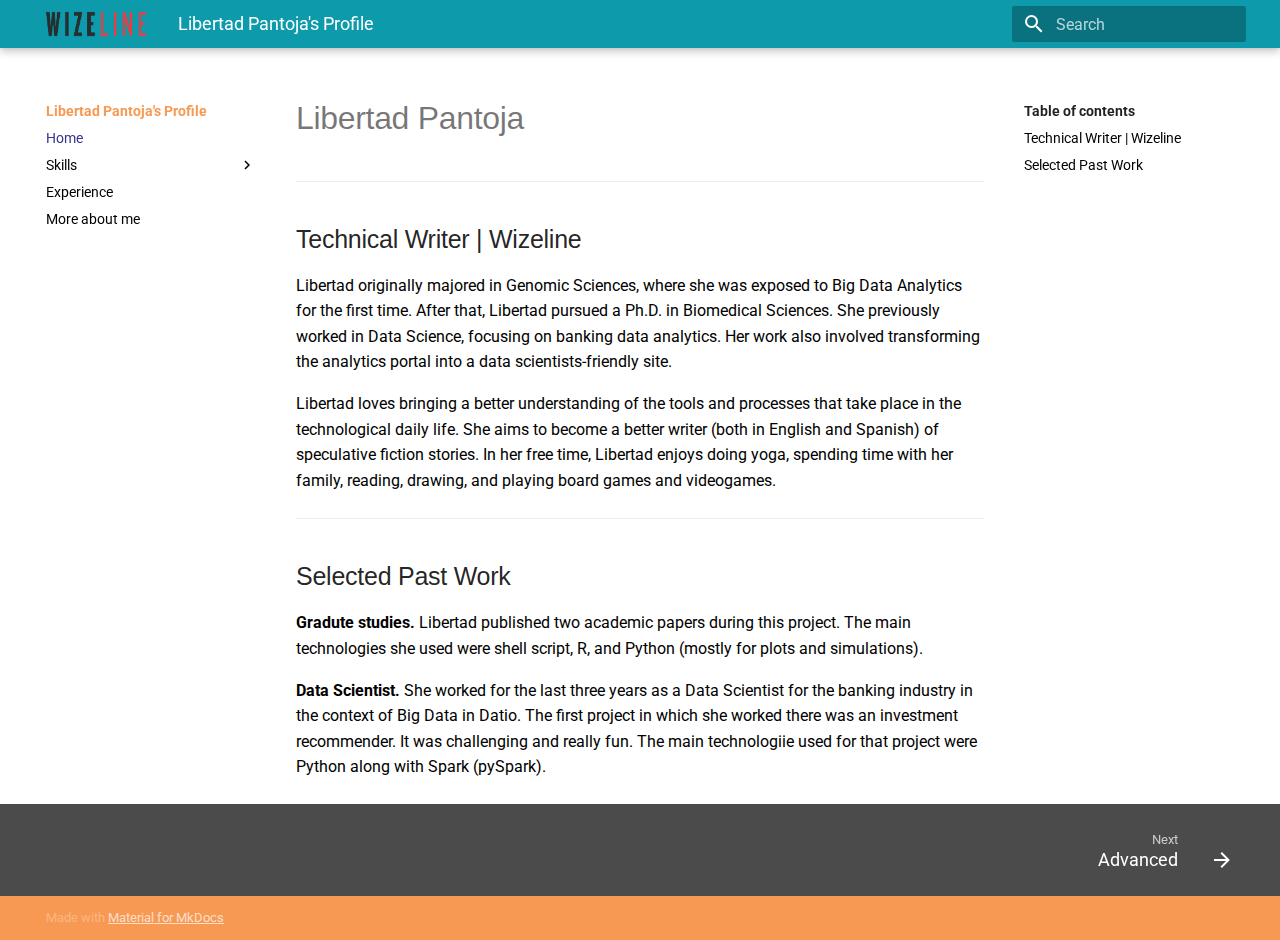
<file: docs/index.html>
<!doctype html>
<html lang="en" class="no-js">
  <head>
    
      <meta charset="utf-8">
      <meta name="viewport" content="width=device-width,initial-scale=1">
      
      
      
      
      <link rel="icon" href="assets/images/favicon.png">
      <meta name="generator" content="mkdocs-1.1.2, mkdocs-material-7.1.0">
    
    
      
        <title>Libertad Pantoja's Profile</title>
      
    
    
      <link rel="stylesheet" href="assets/stylesheets/main.33e2939f.min.css">
      
        
        <link rel="stylesheet" href="assets/stylesheets/palette.ef6f36e2.min.css">
        
      
    
    
    
      
        
        <link rel="preconnect" href="https://fonts.gstatic.com" crossorigin>
        <link rel="stylesheet" href="https://fonts.googleapis.com/css?family=Roboto:300,400,400i,700%7CRoboto+Mono&display=fallback">
        <style>:root{--md-text-font-family:"Roboto";--md-code-font-family:"Roboto Mono"}</style>
      
    
    
    
      <link rel="stylesheet" href="css/extra.css">
    
    
      
    
    
  </head>
  
  
    
    
    
    
    
    <body dir="ltr" data-md-color-scheme="" data-md-color-primary="none" data-md-color-accent="none">
  
    
    <script>function __prefix(e){return new URL(".",location).pathname+"."+e}function __get(e,t=localStorage){return JSON.parse(t.getItem(__prefix(e)))}</script>
    
    <input class="md-toggle" data-md-toggle="drawer" type="checkbox" id="__drawer" autocomplete="off">
    <input class="md-toggle" data-md-toggle="search" type="checkbox" id="__search" autocomplete="off">
    <label class="md-overlay" for="__drawer"></label>
    <div data-md-component="skip">
      
        
        <a href="#libertad-pantoja" class="md-skip">
          Skip to content
        </a>
      
    </div>
    <div data-md-component="announce">
      
    </div>
    
      <header class="md-header" data-md-component="header">
  <nav class="md-header__inner md-grid" aria-label="Header">
    <a href="." title="Libertad Pantoja&#39;s Profile" class="md-header__button md-logo" aria-label="Libertad Pantoja's Profile" data-md-component="logo">
      
  <img src="images/wizeline.png" alt="logo">

    </a>
    <label class="md-header__button md-icon" for="__drawer">
      <svg xmlns="http://www.w3.org/2000/svg" viewBox="0 0 24 24"><path d="M3 6h18v2H3V6m0 5h18v2H3v-2m0 5h18v2H3v-2z"/></svg>
    </label>
    <div class="md-header__title" data-md-component="header-title">
      <div class="md-header__ellipsis">
        <div class="md-header__topic">
          <span class="md-ellipsis">
            Libertad Pantoja's Profile
          </span>
        </div>
        <div class="md-header__topic" data-md-component="header-topic">
          <span class="md-ellipsis">
            
              Home
            
          </span>
        </div>
      </div>
    </div>
    
    
    
      <label class="md-header__button md-icon" for="__search">
        <svg xmlns="http://www.w3.org/2000/svg" viewBox="0 0 24 24"><path d="M9.5 3A6.5 6.5 0 0 1 16 9.5c0 1.61-.59 3.09-1.56 4.23l.27.27h.79l5 5-1.5 1.5-5-5v-.79l-.27-.27A6.516 6.516 0 0 1 9.5 16 6.5 6.5 0 0 1 3 9.5 6.5 6.5 0 0 1 9.5 3m0 2C7 5 5 7 5 9.5S7 14 9.5 14 14 12 14 9.5 12 5 9.5 5z"/></svg>
      </label>
      
<div class="md-search" data-md-component="search" role="dialog">
  <label class="md-search__overlay" for="__search"></label>
  <div class="md-search__inner" role="search">
    <form class="md-search__form" name="search">
      <input type="text" class="md-search__input" name="query" aria-label="Search" placeholder="Search" autocapitalize="off" autocorrect="off" autocomplete="off" spellcheck="false" data-md-component="search-query" data-md-state="active" required>
      <label class="md-search__icon md-icon" for="__search">
        <svg xmlns="http://www.w3.org/2000/svg" viewBox="0 0 24 24"><path d="M9.5 3A6.5 6.5 0 0 1 16 9.5c0 1.61-.59 3.09-1.56 4.23l.27.27h.79l5 5-1.5 1.5-5-5v-.79l-.27-.27A6.516 6.516 0 0 1 9.5 16 6.5 6.5 0 0 1 3 9.5 6.5 6.5 0 0 1 9.5 3m0 2C7 5 5 7 5 9.5S7 14 9.5 14 14 12 14 9.5 12 5 9.5 5z"/></svg>
        <svg xmlns="http://www.w3.org/2000/svg" viewBox="0 0 24 24"><path d="M20 11v2H8l5.5 5.5-1.42 1.42L4.16 12l7.92-7.92L13.5 5.5 8 11h12z"/></svg>
      </label>
      <button type="reset" class="md-search__icon md-icon" aria-label="Clear" tabindex="-1">
        <svg xmlns="http://www.w3.org/2000/svg" viewBox="0 0 24 24"><path d="M19 6.41 17.59 5 12 10.59 6.41 5 5 6.41 10.59 12 5 17.59 6.41 19 12 13.41 17.59 19 19 17.59 13.41 12 19 6.41z"/></svg>
      </button>
    </form>
    <div class="md-search__output">
      <div class="md-search__scrollwrap" data-md-scrollfix>
        <div class="md-search-result" data-md-component="search-result">
          <div class="md-search-result__meta">
            Initializing search
          </div>
          <ol class="md-search-result__list"></ol>
        </div>
      </div>
    </div>
  </div>
</div>
    
    
  </nav>
</header>
    
    <div class="md-container" data-md-component="container">
      
      
        
      
      <main class="md-main" data-md-component="main">
        <div class="md-main__inner md-grid">
          
            
              
              <div class="md-sidebar md-sidebar--primary" data-md-component="sidebar" data-md-type="navigation" >
                <div class="md-sidebar__scrollwrap">
                  <div class="md-sidebar__inner">
                    


<nav class="md-nav md-nav--primary" aria-label="Navigation" data-md-level="0">
  <label class="md-nav__title" for="__drawer">
    <a href="." title="Libertad Pantoja&#39;s Profile" class="md-nav__button md-logo" aria-label="Libertad Pantoja's Profile" data-md-component="logo">
      
  <img src="images/wizeline.png" alt="logo">

    </a>
    Libertad Pantoja's Profile
  </label>
  
  <ul class="md-nav__list" data-md-scrollfix>
    
      
      
      

  
  
    
  
  
    <li class="md-nav__item md-nav__item--active">
      
      <input class="md-nav__toggle md-toggle" data-md-toggle="toc" type="checkbox" id="__toc">
      
        
      
      
        <label class="md-nav__link md-nav__link--active" for="__toc">
          Home
          <span class="md-nav__icon md-icon"></span>
        </label>
      
      <a href="." class="md-nav__link md-nav__link--active">
        Home
      </a>
      
        
<nav class="md-nav md-nav--secondary" aria-label="Table of contents">
  
  
    
  
  
    <label class="md-nav__title" for="__toc">
      <span class="md-nav__icon md-icon"></span>
      Table of contents
    </label>
    <ul class="md-nav__list" data-md-component="toc" data-md-scrollfix>
      
        <li class="md-nav__item">
  <a href="#technical-writer-wizeline" class="md-nav__link">
    Technical Writer | Wizeline
  </a>
  
</li>
      
        <li class="md-nav__item">
  <a href="#selected-past-work" class="md-nav__link">
    Selected Past Work
  </a>
  
</li>
      
    </ul>
  
</nav>
      
    </li>
  

    
      
      
      

  
  
  
    
    <li class="md-nav__item md-nav__item--nested">
      
      
        <input class="md-nav__toggle md-toggle" data-md-toggle="__nav_2" type="checkbox" id="__nav_2" >
      
      <label class="md-nav__link" for="__nav_2">
        Skills
        <span class="md-nav__icon md-icon"></span>
      </label>
      <nav class="md-nav" aria-label="Skills" data-md-level="1">
        <label class="md-nav__title" for="__nav_2">
          <span class="md-nav__icon md-icon"></span>
          Skills
        </label>
        <ul class="md-nav__list" data-md-scrollfix>
          
            
  
  
  
    <li class="md-nav__item">
      <a href="advanced/" class="md-nav__link">
        Advanced
      </a>
    </li>
  

          
            
  
  
  
    <li class="md-nav__item">
      <a href="intermediate/" class="md-nav__link">
        Intermediate
      </a>
    </li>
  

          
            
  
  
  
    <li class="md-nav__item">
      <a href="novice/" class="md-nav__link">
        Novice
      </a>
    </li>
  

          
        </ul>
      </nav>
    </li>
  

    
      
      
      

  
  
  
    <li class="md-nav__item">
      <a href="experience/" class="md-nav__link">
        Experience
      </a>
    </li>
  

    
      
      
      

  
  
  
    <li class="md-nav__item">
      <a href="more_about_me/" class="md-nav__link">
        More about me
      </a>
    </li>
  

    
  </ul>
</nav>
                  </div>
                </div>
              </div>
            
            
              
              <div class="md-sidebar md-sidebar--secondary" data-md-component="sidebar" data-md-type="toc" >
                <div class="md-sidebar__scrollwrap">
                  <div class="md-sidebar__inner">
                    
<nav class="md-nav md-nav--secondary" aria-label="Table of contents">
  
  
    
  
  
    <label class="md-nav__title" for="__toc">
      <span class="md-nav__icon md-icon"></span>
      Table of contents
    </label>
    <ul class="md-nav__list" data-md-component="toc" data-md-scrollfix>
      
        <li class="md-nav__item">
  <a href="#technical-writer-wizeline" class="md-nav__link">
    Technical Writer | Wizeline
  </a>
  
</li>
      
        <li class="md-nav__item">
  <a href="#selected-past-work" class="md-nav__link">
    Selected Past Work
  </a>
  
</li>
      
    </ul>
  
</nav>
                  </div>
                </div>
              </div>
            
          
          <div class="md-content" data-md-component="content">
            <article class="md-content__inner md-typeset">
              
                
                
                <h1 id="libertad-pantoja">Libertad Pantoja</h1>
<hr />
<h2 id="technical-writer-wizeline">Technical Writer | Wizeline</h2>
<p>Libertad originally majored in Genomic Sciences, where she was exposed to Big Data Analytics for the first time. After that, Libertad pursued a Ph.D. in Biomedical Sciences. She previously worked in Data Science, focusing on banking data analytics. Her work also involved transforming the analytics portal into a data scientists-friendly site.</p>
<p>Libertad loves bringing a better understanding of the tools and processes that take place in the technological daily life. She aims to become a better writer (both in English and Spanish) of speculative fiction stories. In her free time, Libertad enjoys doing yoga, spending time with her family, reading, drawing, and playing board games and videogames. </p>
<hr />
<h2 id="selected-past-work">Selected Past Work</h2>
<p><strong>Gradute studies.</strong> Libertad published two academic papers during this project. The main technologies she used were shell script, R, and Python (mostly for plots and simulations).</p>
<p><strong>Data Scientist.</strong> She worked for the last three years as a Data Scientist for the banking industry in the context of Big Data in Datio. The first project in which she worked there was an investment recommender. It was challenging and really fun. The main technologiie used for that project were Python along with Spark (pySpark).</p>
                
              
              
                


              
            </article>
          </div>
        </div>
        
      </main>
      
        
<footer class="md-footer">
  
    <nav class="md-footer__inner md-grid" aria-label="Footer">
      
      
        <a href="advanced/" class="md-footer__link md-footer__link--next" rel="next">
          <div class="md-footer__title">
            <div class="md-ellipsis">
              <span class="md-footer__direction">
                Next
              </span>
              Advanced
            </div>
          </div>
          <div class="md-footer__button md-icon">
            <svg xmlns="http://www.w3.org/2000/svg" viewBox="0 0 24 24"><path d="M4 11v2h12l-5.5 5.5 1.42 1.42L19.84 12l-7.92-7.92L10.5 5.5 16 11H4z"/></svg>
          </div>
        </a>
      
    </nav>
  
  <div class="md-footer-meta md-typeset">
    <div class="md-footer-meta__inner md-grid">
      <div class="md-footer-copyright">
        
        Made with
        <a href="https://squidfunk.github.io/mkdocs-material/" target="_blank" rel="noopener">
          Material for MkDocs
        </a>
        
      </div>
      
    </div>
  </div>
</footer>
      
    </div>
    <div class="md-dialog" data-md-component="dialog">
      <div class="md-dialog__inner md-typeset"></div>
    </div>
    <script id="__config" type="application/json">{"base": ".", "features": [], "translations": {"clipboard.copy": "Copy to clipboard", "clipboard.copied": "Copied to clipboard", "search.config.lang": "en", "search.config.pipeline": "trimmer, stopWordFilter", "search.config.separator": "[\\s\\-]+", "search.placeholder": "Search", "search.result.placeholder": "Type to start searching", "search.result.none": "No matching documents", "search.result.one": "1 matching document", "search.result.other": "# matching documents", "search.result.more.one": "1 more on this page", "search.result.more.other": "# more on this page", "search.result.term.missing": "Missing"}, "search": "assets/javascripts/workers/search.fe42c31b.min.js", "version": null}</script>
    
    
      <script src="assets/javascripts/bundle.d892486b.min.js"></script>
      
    
  </body>
</html>
</file>
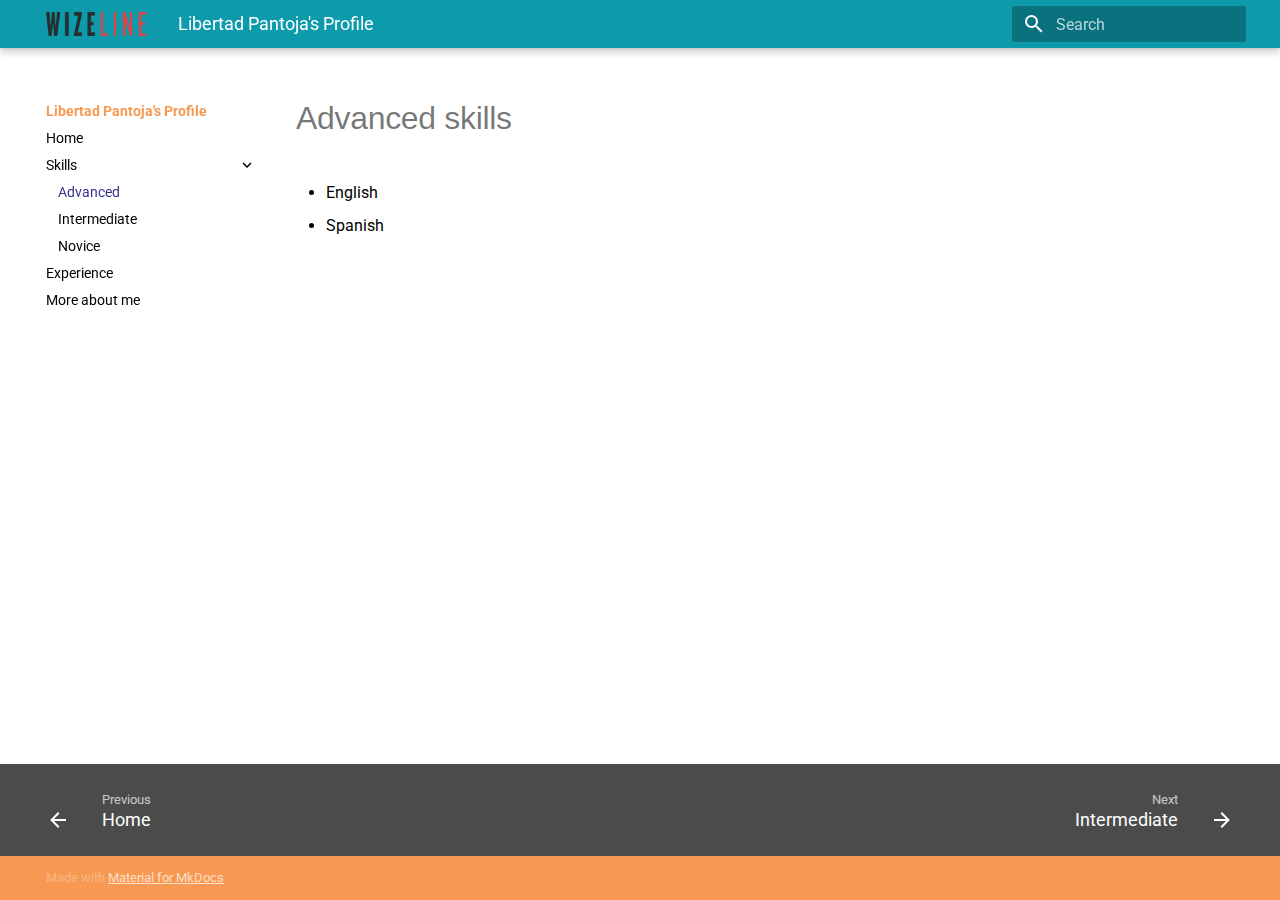
<file: docs/advanced/index.html>
<!doctype html>
<html lang="en" class="no-js">
  <head>
    
      <meta charset="utf-8">
      <meta name="viewport" content="width=device-width,initial-scale=1">
      
      
      
      
      <link rel="icon" href="../assets/images/favicon.png">
      <meta name="generator" content="mkdocs-1.1.2, mkdocs-material-7.1.0">
    
    
      
        <title>Advanced - Libertad Pantoja's Profile</title>
      
    
    
      <link rel="stylesheet" href="../assets/stylesheets/main.33e2939f.min.css">
      
        
        <link rel="stylesheet" href="../assets/stylesheets/palette.ef6f36e2.min.css">
        
      
    
    
    
      
        
        <link rel="preconnect" href="https://fonts.gstatic.com" crossorigin>
        <link rel="stylesheet" href="https://fonts.googleapis.com/css?family=Roboto:300,400,400i,700%7CRoboto+Mono&display=fallback">
        <style>:root{--md-text-font-family:"Roboto";--md-code-font-family:"Roboto Mono"}</style>
      
    
    
    
      <link rel="stylesheet" href="../css/extra.css">
    
    
      
    
    
  </head>
  
  
    
    
    
    
    
    <body dir="ltr" data-md-color-scheme="" data-md-color-primary="none" data-md-color-accent="none">
  
    
    <script>function __prefix(e){return new URL("..",location).pathname+"."+e}function __get(e,t=localStorage){return JSON.parse(t.getItem(__prefix(e)))}</script>
    
    <input class="md-toggle" data-md-toggle="drawer" type="checkbox" id="__drawer" autocomplete="off">
    <input class="md-toggle" data-md-toggle="search" type="checkbox" id="__search" autocomplete="off">
    <label class="md-overlay" for="__drawer"></label>
    <div data-md-component="skip">
      
        
        <a href="#advanced-skills" class="md-skip">
          Skip to content
        </a>
      
    </div>
    <div data-md-component="announce">
      
    </div>
    
      <header class="md-header" data-md-component="header">
  <nav class="md-header__inner md-grid" aria-label="Header">
    <a href=".." title="Libertad Pantoja&#39;s Profile" class="md-header__button md-logo" aria-label="Libertad Pantoja's Profile" data-md-component="logo">
      
  <img src="../images/wizeline.png" alt="logo">

    </a>
    <label class="md-header__button md-icon" for="__drawer">
      <svg xmlns="http://www.w3.org/2000/svg" viewBox="0 0 24 24"><path d="M3 6h18v2H3V6m0 5h18v2H3v-2m0 5h18v2H3v-2z"/></svg>
    </label>
    <div class="md-header__title" data-md-component="header-title">
      <div class="md-header__ellipsis">
        <div class="md-header__topic">
          <span class="md-ellipsis">
            Libertad Pantoja's Profile
          </span>
        </div>
        <div class="md-header__topic" data-md-component="header-topic">
          <span class="md-ellipsis">
            
              Advanced
            
          </span>
        </div>
      </div>
    </div>
    
    
    
      <label class="md-header__button md-icon" for="__search">
        <svg xmlns="http://www.w3.org/2000/svg" viewBox="0 0 24 24"><path d="M9.5 3A6.5 6.5 0 0 1 16 9.5c0 1.61-.59 3.09-1.56 4.23l.27.27h.79l5 5-1.5 1.5-5-5v-.79l-.27-.27A6.516 6.516 0 0 1 9.5 16 6.5 6.5 0 0 1 3 9.5 6.5 6.5 0 0 1 9.5 3m0 2C7 5 5 7 5 9.5S7 14 9.5 14 14 12 14 9.5 12 5 9.5 5z"/></svg>
      </label>
      
<div class="md-search" data-md-component="search" role="dialog">
  <label class="md-search__overlay" for="__search"></label>
  <div class="md-search__inner" role="search">
    <form class="md-search__form" name="search">
      <input type="text" class="md-search__input" name="query" aria-label="Search" placeholder="Search" autocapitalize="off" autocorrect="off" autocomplete="off" spellcheck="false" data-md-component="search-query" data-md-state="active" required>
      <label class="md-search__icon md-icon" for="__search">
        <svg xmlns="http://www.w3.org/2000/svg" viewBox="0 0 24 24"><path d="M9.5 3A6.5 6.5 0 0 1 16 9.5c0 1.61-.59 3.09-1.56 4.23l.27.27h.79l5 5-1.5 1.5-5-5v-.79l-.27-.27A6.516 6.516 0 0 1 9.5 16 6.5 6.5 0 0 1 3 9.5 6.5 6.5 0 0 1 9.5 3m0 2C7 5 5 7 5 9.5S7 14 9.5 14 14 12 14 9.5 12 5 9.5 5z"/></svg>
        <svg xmlns="http://www.w3.org/2000/svg" viewBox="0 0 24 24"><path d="M20 11v2H8l5.5 5.5-1.42 1.42L4.16 12l7.92-7.92L13.5 5.5 8 11h12z"/></svg>
      </label>
      <button type="reset" class="md-search__icon md-icon" aria-label="Clear" tabindex="-1">
        <svg xmlns="http://www.w3.org/2000/svg" viewBox="0 0 24 24"><path d="M19 6.41 17.59 5 12 10.59 6.41 5 5 6.41 10.59 12 5 17.59 6.41 19 12 13.41 17.59 19 19 17.59 13.41 12 19 6.41z"/></svg>
      </button>
    </form>
    <div class="md-search__output">
      <div class="md-search__scrollwrap" data-md-scrollfix>
        <div class="md-search-result" data-md-component="search-result">
          <div class="md-search-result__meta">
            Initializing search
          </div>
          <ol class="md-search-result__list"></ol>
        </div>
      </div>
    </div>
  </div>
</div>
    
    
  </nav>
</header>
    
    <div class="md-container" data-md-component="container">
      
      
        
      
      <main class="md-main" data-md-component="main">
        <div class="md-main__inner md-grid">
          
            
              
              <div class="md-sidebar md-sidebar--primary" data-md-component="sidebar" data-md-type="navigation" >
                <div class="md-sidebar__scrollwrap">
                  <div class="md-sidebar__inner">
                    


<nav class="md-nav md-nav--primary" aria-label="Navigation" data-md-level="0">
  <label class="md-nav__title" for="__drawer">
    <a href=".." title="Libertad Pantoja&#39;s Profile" class="md-nav__button md-logo" aria-label="Libertad Pantoja's Profile" data-md-component="logo">
      
  <img src="../images/wizeline.png" alt="logo">

    </a>
    Libertad Pantoja's Profile
  </label>
  
  <ul class="md-nav__list" data-md-scrollfix>
    
      
      
      

  
  
  
    <li class="md-nav__item">
      <a href=".." class="md-nav__link">
        Home
      </a>
    </li>
  

    
      
      
      

  
  
    
  
  
    
    <li class="md-nav__item md-nav__item--active md-nav__item--nested">
      
      
        <input class="md-nav__toggle md-toggle" data-md-toggle="__nav_2" type="checkbox" id="__nav_2" checked>
      
      <label class="md-nav__link" for="__nav_2">
        Skills
        <span class="md-nav__icon md-icon"></span>
      </label>
      <nav class="md-nav" aria-label="Skills" data-md-level="1">
        <label class="md-nav__title" for="__nav_2">
          <span class="md-nav__icon md-icon"></span>
          Skills
        </label>
        <ul class="md-nav__list" data-md-scrollfix>
          
            
  
  
    
  
  
    <li class="md-nav__item md-nav__item--active">
      
      <input class="md-nav__toggle md-toggle" data-md-toggle="toc" type="checkbox" id="__toc">
      
        
      
      
      <a href="./" class="md-nav__link md-nav__link--active">
        Advanced
      </a>
      
    </li>
  

          
            
  
  
  
    <li class="md-nav__item">
      <a href="../intermediate/" class="md-nav__link">
        Intermediate
      </a>
    </li>
  

          
            
  
  
  
    <li class="md-nav__item">
      <a href="../novice/" class="md-nav__link">
        Novice
      </a>
    </li>
  

          
        </ul>
      </nav>
    </li>
  

    
      
      
      

  
  
  
    <li class="md-nav__item">
      <a href="../experience/" class="md-nav__link">
        Experience
      </a>
    </li>
  

    
      
      
      

  
  
  
    <li class="md-nav__item">
      <a href="../more_about_me/" class="md-nav__link">
        More about me
      </a>
    </li>
  

    
  </ul>
</nav>
                  </div>
                </div>
              </div>
            
            
              
              <div class="md-sidebar md-sidebar--secondary" data-md-component="sidebar" data-md-type="toc" >
                <div class="md-sidebar__scrollwrap">
                  <div class="md-sidebar__inner">
                    
<nav class="md-nav md-nav--secondary" aria-label="Table of contents">
  
  
    
  
  
</nav>
                  </div>
                </div>
              </div>
            
          
          <div class="md-content" data-md-component="content">
            <article class="md-content__inner md-typeset">
              
                
                
                <h1 id="advanced-skills">Advanced skills</h1>
<ul>
<li>English</li>
<li>Spanish</li>
</ul>
                
              
              
                


              
            </article>
          </div>
        </div>
        
      </main>
      
        
<footer class="md-footer">
  
    <nav class="md-footer__inner md-grid" aria-label="Footer">
      
        <a href=".." class="md-footer__link md-footer__link--prev" rel="prev">
          <div class="md-footer__button md-icon">
            <svg xmlns="http://www.w3.org/2000/svg" viewBox="0 0 24 24"><path d="M20 11v2H8l5.5 5.5-1.42 1.42L4.16 12l7.92-7.92L13.5 5.5 8 11h12z"/></svg>
          </div>
          <div class="md-footer__title">
            <div class="md-ellipsis">
              <span class="md-footer__direction">
                Previous
              </span>
              Home
            </div>
          </div>
        </a>
      
      
        <a href="../intermediate/" class="md-footer__link md-footer__link--next" rel="next">
          <div class="md-footer__title">
            <div class="md-ellipsis">
              <span class="md-footer__direction">
                Next
              </span>
              Intermediate
            </div>
          </div>
          <div class="md-footer__button md-icon">
            <svg xmlns="http://www.w3.org/2000/svg" viewBox="0 0 24 24"><path d="M4 11v2h12l-5.5 5.5 1.42 1.42L19.84 12l-7.92-7.92L10.5 5.5 16 11H4z"/></svg>
          </div>
        </a>
      
    </nav>
  
  <div class="md-footer-meta md-typeset">
    <div class="md-footer-meta__inner md-grid">
      <div class="md-footer-copyright">
        
        Made with
        <a href="https://squidfunk.github.io/mkdocs-material/" target="_blank" rel="noopener">
          Material for MkDocs
        </a>
        
      </div>
      
    </div>
  </div>
</footer>
      
    </div>
    <div class="md-dialog" data-md-component="dialog">
      <div class="md-dialog__inner md-typeset"></div>
    </div>
    <script id="__config" type="application/json">{"base": "..", "features": [], "translations": {"clipboard.copy": "Copy to clipboard", "clipboard.copied": "Copied to clipboard", "search.config.lang": "en", "search.config.pipeline": "trimmer, stopWordFilter", "search.config.separator": "[\\s\\-]+", "search.placeholder": "Search", "search.result.placeholder": "Type to start searching", "search.result.none": "No matching documents", "search.result.one": "1 matching document", "search.result.other": "# matching documents", "search.result.more.one": "1 more on this page", "search.result.more.other": "# more on this page", "search.result.term.missing": "Missing"}, "search": "../assets/javascripts/workers/search.fe42c31b.min.js", "version": null}</script>
    
    
      <script src="../assets/javascripts/bundle.d892486b.min.js"></script>
      
    
  </body>
</html>
</file>
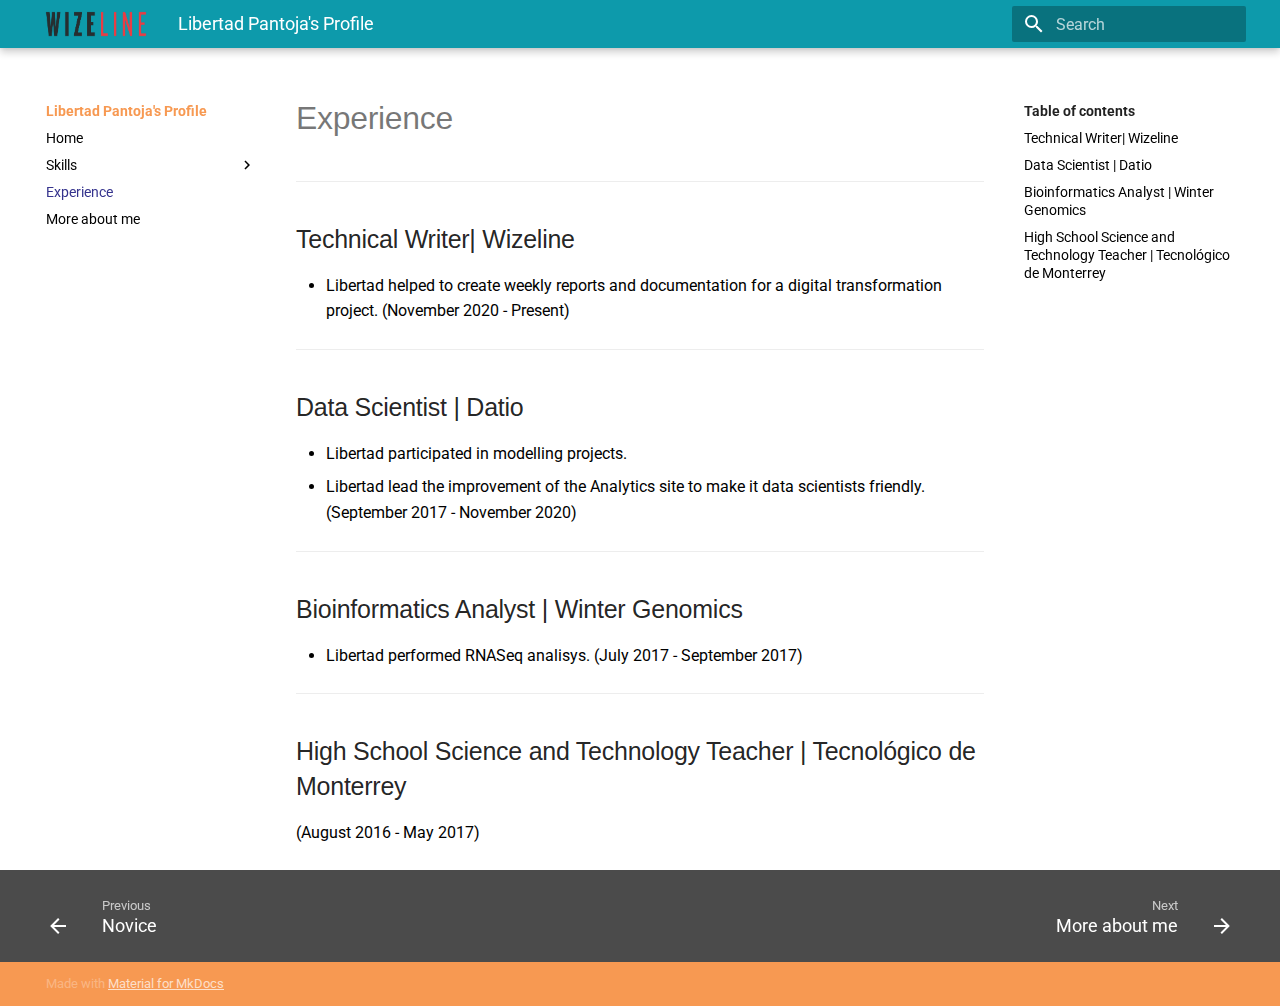
<file: docs/experience/index.html>
<!doctype html>
<html lang="en" class="no-js">
  <head>
    
      <meta charset="utf-8">
      <meta name="viewport" content="width=device-width,initial-scale=1">
      
      
      
      
      <link rel="icon" href="../assets/images/favicon.png">
      <meta name="generator" content="mkdocs-1.1.2, mkdocs-material-7.1.0">
    
    
      
        <title>Experience - Libertad Pantoja's Profile</title>
      
    
    
      <link rel="stylesheet" href="../assets/stylesheets/main.33e2939f.min.css">
      
        
        <link rel="stylesheet" href="../assets/stylesheets/palette.ef6f36e2.min.css">
        
      
    
    
    
      
        
        <link rel="preconnect" href="https://fonts.gstatic.com" crossorigin>
        <link rel="stylesheet" href="https://fonts.googleapis.com/css?family=Roboto:300,400,400i,700%7CRoboto+Mono&display=fallback">
        <style>:root{--md-text-font-family:"Roboto";--md-code-font-family:"Roboto Mono"}</style>
      
    
    
    
      <link rel="stylesheet" href="../css/extra.css">
    
    
      
    
    
  </head>
  
  
    
    
    
    
    
    <body dir="ltr" data-md-color-scheme="" data-md-color-primary="none" data-md-color-accent="none">
  
    
    <script>function __prefix(e){return new URL("..",location).pathname+"."+e}function __get(e,t=localStorage){return JSON.parse(t.getItem(__prefix(e)))}</script>
    
    <input class="md-toggle" data-md-toggle="drawer" type="checkbox" id="__drawer" autocomplete="off">
    <input class="md-toggle" data-md-toggle="search" type="checkbox" id="__search" autocomplete="off">
    <label class="md-overlay" for="__drawer"></label>
    <div data-md-component="skip">
      
        
        <a href="#experience" class="md-skip">
          Skip to content
        </a>
      
    </div>
    <div data-md-component="announce">
      
    </div>
    
      <header class="md-header" data-md-component="header">
  <nav class="md-header__inner md-grid" aria-label="Header">
    <a href=".." title="Libertad Pantoja&#39;s Profile" class="md-header__button md-logo" aria-label="Libertad Pantoja's Profile" data-md-component="logo">
      
  <img src="../images/wizeline.png" alt="logo">

    </a>
    <label class="md-header__button md-icon" for="__drawer">
      <svg xmlns="http://www.w3.org/2000/svg" viewBox="0 0 24 24"><path d="M3 6h18v2H3V6m0 5h18v2H3v-2m0 5h18v2H3v-2z"/></svg>
    </label>
    <div class="md-header__title" data-md-component="header-title">
      <div class="md-header__ellipsis">
        <div class="md-header__topic">
          <span class="md-ellipsis">
            Libertad Pantoja's Profile
          </span>
        </div>
        <div class="md-header__topic" data-md-component="header-topic">
          <span class="md-ellipsis">
            
              Experience
            
          </span>
        </div>
      </div>
    </div>
    
    
    
      <label class="md-header__button md-icon" for="__search">
        <svg xmlns="http://www.w3.org/2000/svg" viewBox="0 0 24 24"><path d="M9.5 3A6.5 6.5 0 0 1 16 9.5c0 1.61-.59 3.09-1.56 4.23l.27.27h.79l5 5-1.5 1.5-5-5v-.79l-.27-.27A6.516 6.516 0 0 1 9.5 16 6.5 6.5 0 0 1 3 9.5 6.5 6.5 0 0 1 9.5 3m0 2C7 5 5 7 5 9.5S7 14 9.5 14 14 12 14 9.5 12 5 9.5 5z"/></svg>
      </label>
      
<div class="md-search" data-md-component="search" role="dialog">
  <label class="md-search__overlay" for="__search"></label>
  <div class="md-search__inner" role="search">
    <form class="md-search__form" name="search">
      <input type="text" class="md-search__input" name="query" aria-label="Search" placeholder="Search" autocapitalize="off" autocorrect="off" autocomplete="off" spellcheck="false" data-md-component="search-query" data-md-state="active" required>
      <label class="md-search__icon md-icon" for="__search">
        <svg xmlns="http://www.w3.org/2000/svg" viewBox="0 0 24 24"><path d="M9.5 3A6.5 6.5 0 0 1 16 9.5c0 1.61-.59 3.09-1.56 4.23l.27.27h.79l5 5-1.5 1.5-5-5v-.79l-.27-.27A6.516 6.516 0 0 1 9.5 16 6.5 6.5 0 0 1 3 9.5 6.5 6.5 0 0 1 9.5 3m0 2C7 5 5 7 5 9.5S7 14 9.5 14 14 12 14 9.5 12 5 9.5 5z"/></svg>
        <svg xmlns="http://www.w3.org/2000/svg" viewBox="0 0 24 24"><path d="M20 11v2H8l5.5 5.5-1.42 1.42L4.16 12l7.92-7.92L13.5 5.5 8 11h12z"/></svg>
      </label>
      <button type="reset" class="md-search__icon md-icon" aria-label="Clear" tabindex="-1">
        <svg xmlns="http://www.w3.org/2000/svg" viewBox="0 0 24 24"><path d="M19 6.41 17.59 5 12 10.59 6.41 5 5 6.41 10.59 12 5 17.59 6.41 19 12 13.41 17.59 19 19 17.59 13.41 12 19 6.41z"/></svg>
      </button>
    </form>
    <div class="md-search__output">
      <div class="md-search__scrollwrap" data-md-scrollfix>
        <div class="md-search-result" data-md-component="search-result">
          <div class="md-search-result__meta">
            Initializing search
          </div>
          <ol class="md-search-result__list"></ol>
        </div>
      </div>
    </div>
  </div>
</div>
    
    
  </nav>
</header>
    
    <div class="md-container" data-md-component="container">
      
      
        
      
      <main class="md-main" data-md-component="main">
        <div class="md-main__inner md-grid">
          
            
              
              <div class="md-sidebar md-sidebar--primary" data-md-component="sidebar" data-md-type="navigation" >
                <div class="md-sidebar__scrollwrap">
                  <div class="md-sidebar__inner">
                    


<nav class="md-nav md-nav--primary" aria-label="Navigation" data-md-level="0">
  <label class="md-nav__title" for="__drawer">
    <a href=".." title="Libertad Pantoja&#39;s Profile" class="md-nav__button md-logo" aria-label="Libertad Pantoja's Profile" data-md-component="logo">
      
  <img src="../images/wizeline.png" alt="logo">

    </a>
    Libertad Pantoja's Profile
  </label>
  
  <ul class="md-nav__list" data-md-scrollfix>
    
      
      
      

  
  
  
    <li class="md-nav__item">
      <a href=".." class="md-nav__link">
        Home
      </a>
    </li>
  

    
      
      
      

  
  
  
    
    <li class="md-nav__item md-nav__item--nested">
      
      
        <input class="md-nav__toggle md-toggle" data-md-toggle="__nav_2" type="checkbox" id="__nav_2" >
      
      <label class="md-nav__link" for="__nav_2">
        Skills
        <span class="md-nav__icon md-icon"></span>
      </label>
      <nav class="md-nav" aria-label="Skills" data-md-level="1">
        <label class="md-nav__title" for="__nav_2">
          <span class="md-nav__icon md-icon"></span>
          Skills
        </label>
        <ul class="md-nav__list" data-md-scrollfix>
          
            
  
  
  
    <li class="md-nav__item">
      <a href="../advanced/" class="md-nav__link">
        Advanced
      </a>
    </li>
  

          
            
  
  
  
    <li class="md-nav__item">
      <a href="../intermediate/" class="md-nav__link">
        Intermediate
      </a>
    </li>
  

          
            
  
  
  
    <li class="md-nav__item">
      <a href="../novice/" class="md-nav__link">
        Novice
      </a>
    </li>
  

          
        </ul>
      </nav>
    </li>
  

    
      
      
      

  
  
    
  
  
    <li class="md-nav__item md-nav__item--active">
      
      <input class="md-nav__toggle md-toggle" data-md-toggle="toc" type="checkbox" id="__toc">
      
        
      
      
        <label class="md-nav__link md-nav__link--active" for="__toc">
          Experience
          <span class="md-nav__icon md-icon"></span>
        </label>
      
      <a href="./" class="md-nav__link md-nav__link--active">
        Experience
      </a>
      
        
<nav class="md-nav md-nav--secondary" aria-label="Table of contents">
  
  
    
  
  
    <label class="md-nav__title" for="__toc">
      <span class="md-nav__icon md-icon"></span>
      Table of contents
    </label>
    <ul class="md-nav__list" data-md-component="toc" data-md-scrollfix>
      
        <li class="md-nav__item">
  <a href="#technical-writer-wizeline" class="md-nav__link">
    Technical Writer| Wizeline
  </a>
  
</li>
      
        <li class="md-nav__item">
  <a href="#data-scientist-datio" class="md-nav__link">
    Data Scientist | Datio
  </a>
  
</li>
      
        <li class="md-nav__item">
  <a href="#bioinformatics-analyst-winter-genomics" class="md-nav__link">
    Bioinformatics Analyst | Winter Genomics
  </a>
  
</li>
      
        <li class="md-nav__item">
  <a href="#high-school-science-and-technology-teacher-tecnologico-de-monterrey" class="md-nav__link">
    High School Science and Technology Teacher | Tecnológico de Monterrey
  </a>
  
</li>
      
    </ul>
  
</nav>
      
    </li>
  

    
      
      
      

  
  
  
    <li class="md-nav__item">
      <a href="../more_about_me/" class="md-nav__link">
        More about me
      </a>
    </li>
  

    
  </ul>
</nav>
                  </div>
                </div>
              </div>
            
            
              
              <div class="md-sidebar md-sidebar--secondary" data-md-component="sidebar" data-md-type="toc" >
                <div class="md-sidebar__scrollwrap">
                  <div class="md-sidebar__inner">
                    
<nav class="md-nav md-nav--secondary" aria-label="Table of contents">
  
  
    
  
  
    <label class="md-nav__title" for="__toc">
      <span class="md-nav__icon md-icon"></span>
      Table of contents
    </label>
    <ul class="md-nav__list" data-md-component="toc" data-md-scrollfix>
      
        <li class="md-nav__item">
  <a href="#technical-writer-wizeline" class="md-nav__link">
    Technical Writer| Wizeline
  </a>
  
</li>
      
        <li class="md-nav__item">
  <a href="#data-scientist-datio" class="md-nav__link">
    Data Scientist | Datio
  </a>
  
</li>
      
        <li class="md-nav__item">
  <a href="#bioinformatics-analyst-winter-genomics" class="md-nav__link">
    Bioinformatics Analyst | Winter Genomics
  </a>
  
</li>
      
        <li class="md-nav__item">
  <a href="#high-school-science-and-technology-teacher-tecnologico-de-monterrey" class="md-nav__link">
    High School Science and Technology Teacher | Tecnológico de Monterrey
  </a>
  
</li>
      
    </ul>
  
</nav>
                  </div>
                </div>
              </div>
            
          
          <div class="md-content" data-md-component="content">
            <article class="md-content__inner md-typeset">
              
                
                
                <h1 id="experience">Experience</h1>
<hr />
<h2 id="technical-writer-wizeline">Technical Writer| Wizeline</h2>
<ul>
<li>Libertad helped to create weekly reports and documentation for a digital transformation project.
(November 2020 - Present)</li>
</ul>
<hr />
<h2 id="data-scientist-datio">Data Scientist | Datio</h2>
<ul>
<li>Libertad participated in modelling projects.</li>
<li>Libertad lead the improvement of the Analytics site to make it data scientists friendly.
(September 2017 - November 2020)</li>
</ul>
<hr />
<h2 id="bioinformatics-analyst-winter-genomics">Bioinformatics Analyst | Winter Genomics</h2>
<ul>
<li>Libertad performed RNASeq analisys.
 (July 2017 - September 2017)</li>
</ul>
<hr />
<h2 id="high-school-science-and-technology-teacher-tecnologico-de-monterrey">High School Science and Technology Teacher | Tecnológico de Monterrey</h2>
<p>(August 2016 - May 2017)</p>
                
              
              
                


              
            </article>
          </div>
        </div>
        
      </main>
      
        
<footer class="md-footer">
  
    <nav class="md-footer__inner md-grid" aria-label="Footer">
      
        <a href="../novice/" class="md-footer__link md-footer__link--prev" rel="prev">
          <div class="md-footer__button md-icon">
            <svg xmlns="http://www.w3.org/2000/svg" viewBox="0 0 24 24"><path d="M20 11v2H8l5.5 5.5-1.42 1.42L4.16 12l7.92-7.92L13.5 5.5 8 11h12z"/></svg>
          </div>
          <div class="md-footer__title">
            <div class="md-ellipsis">
              <span class="md-footer__direction">
                Previous
              </span>
              Novice
            </div>
          </div>
        </a>
      
      
        <a href="../more_about_me/" class="md-footer__link md-footer__link--next" rel="next">
          <div class="md-footer__title">
            <div class="md-ellipsis">
              <span class="md-footer__direction">
                Next
              </span>
              More about me
            </div>
          </div>
          <div class="md-footer__button md-icon">
            <svg xmlns="http://www.w3.org/2000/svg" viewBox="0 0 24 24"><path d="M4 11v2h12l-5.5 5.5 1.42 1.42L19.84 12l-7.92-7.92L10.5 5.5 16 11H4z"/></svg>
          </div>
        </a>
      
    </nav>
  
  <div class="md-footer-meta md-typeset">
    <div class="md-footer-meta__inner md-grid">
      <div class="md-footer-copyright">
        
        Made with
        <a href="https://squidfunk.github.io/mkdocs-material/" target="_blank" rel="noopener">
          Material for MkDocs
        </a>
        
      </div>
      
    </div>
  </div>
</footer>
      
    </div>
    <div class="md-dialog" data-md-component="dialog">
      <div class="md-dialog__inner md-typeset"></div>
    </div>
    <script id="__config" type="application/json">{"base": "..", "features": [], "translations": {"clipboard.copy": "Copy to clipboard", "clipboard.copied": "Copied to clipboard", "search.config.lang": "en", "search.config.pipeline": "trimmer, stopWordFilter", "search.config.separator": "[\\s\\-]+", "search.placeholder": "Search", "search.result.placeholder": "Type to start searching", "search.result.none": "No matching documents", "search.result.one": "1 matching document", "search.result.other": "# matching documents", "search.result.more.one": "1 more on this page", "search.result.more.other": "# more on this page", "search.result.term.missing": "Missing"}, "search": "../assets/javascripts/workers/search.fe42c31b.min.js", "version": null}</script>
    
    
      <script src="../assets/javascripts/bundle.d892486b.min.js"></script>
      
    
  </body>
</html>
</file>
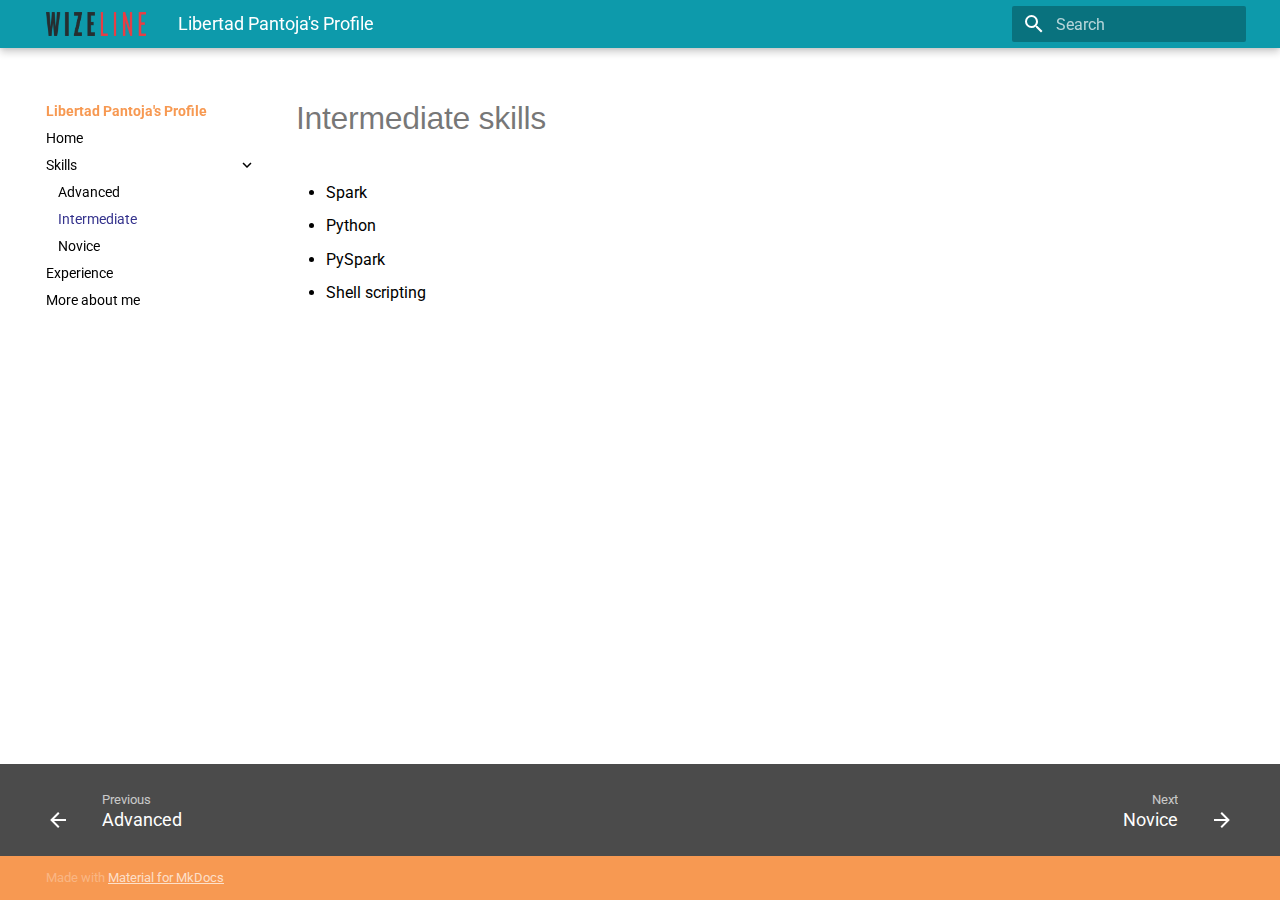
<file: docs/intermediate/index.html>
<!doctype html>
<html lang="en" class="no-js">
  <head>
    
      <meta charset="utf-8">
      <meta name="viewport" content="width=device-width,initial-scale=1">
      
      
      
      
      <link rel="icon" href="../assets/images/favicon.png">
      <meta name="generator" content="mkdocs-1.1.2, mkdocs-material-7.1.0">
    
    
      
        <title>Intermediate - Libertad Pantoja's Profile</title>
      
    
    
      <link rel="stylesheet" href="../assets/stylesheets/main.33e2939f.min.css">
      
        
        <link rel="stylesheet" href="../assets/stylesheets/palette.ef6f36e2.min.css">
        
      
    
    
    
      
        
        <link rel="preconnect" href="https://fonts.gstatic.com" crossorigin>
        <link rel="stylesheet" href="https://fonts.googleapis.com/css?family=Roboto:300,400,400i,700%7CRoboto+Mono&display=fallback">
        <style>:root{--md-text-font-family:"Roboto";--md-code-font-family:"Roboto Mono"}</style>
      
    
    
    
      <link rel="stylesheet" href="../css/extra.css">
    
    
      
    
    
  </head>
  
  
    
    
    
    
    
    <body dir="ltr" data-md-color-scheme="" data-md-color-primary="none" data-md-color-accent="none">
  
    
    <script>function __prefix(e){return new URL("..",location).pathname+"."+e}function __get(e,t=localStorage){return JSON.parse(t.getItem(__prefix(e)))}</script>
    
    <input class="md-toggle" data-md-toggle="drawer" type="checkbox" id="__drawer" autocomplete="off">
    <input class="md-toggle" data-md-toggle="search" type="checkbox" id="__search" autocomplete="off">
    <label class="md-overlay" for="__drawer"></label>
    <div data-md-component="skip">
      
        
        <a href="#intermediate-skills" class="md-skip">
          Skip to content
        </a>
      
    </div>
    <div data-md-component="announce">
      
    </div>
    
      <header class="md-header" data-md-component="header">
  <nav class="md-header__inner md-grid" aria-label="Header">
    <a href=".." title="Libertad Pantoja&#39;s Profile" class="md-header__button md-logo" aria-label="Libertad Pantoja's Profile" data-md-component="logo">
      
  <img src="../images/wizeline.png" alt="logo">

    </a>
    <label class="md-header__button md-icon" for="__drawer">
      <svg xmlns="http://www.w3.org/2000/svg" viewBox="0 0 24 24"><path d="M3 6h18v2H3V6m0 5h18v2H3v-2m0 5h18v2H3v-2z"/></svg>
    </label>
    <div class="md-header__title" data-md-component="header-title">
      <div class="md-header__ellipsis">
        <div class="md-header__topic">
          <span class="md-ellipsis">
            Libertad Pantoja's Profile
          </span>
        </div>
        <div class="md-header__topic" data-md-component="header-topic">
          <span class="md-ellipsis">
            
              Intermediate
            
          </span>
        </div>
      </div>
    </div>
    
    
    
      <label class="md-header__button md-icon" for="__search">
        <svg xmlns="http://www.w3.org/2000/svg" viewBox="0 0 24 24"><path d="M9.5 3A6.5 6.5 0 0 1 16 9.5c0 1.61-.59 3.09-1.56 4.23l.27.27h.79l5 5-1.5 1.5-5-5v-.79l-.27-.27A6.516 6.516 0 0 1 9.5 16 6.5 6.5 0 0 1 3 9.5 6.5 6.5 0 0 1 9.5 3m0 2C7 5 5 7 5 9.5S7 14 9.5 14 14 12 14 9.5 12 5 9.5 5z"/></svg>
      </label>
      
<div class="md-search" data-md-component="search" role="dialog">
  <label class="md-search__overlay" for="__search"></label>
  <div class="md-search__inner" role="search">
    <form class="md-search__form" name="search">
      <input type="text" class="md-search__input" name="query" aria-label="Search" placeholder="Search" autocapitalize="off" autocorrect="off" autocomplete="off" spellcheck="false" data-md-component="search-query" data-md-state="active" required>
      <label class="md-search__icon md-icon" for="__search">
        <svg xmlns="http://www.w3.org/2000/svg" viewBox="0 0 24 24"><path d="M9.5 3A6.5 6.5 0 0 1 16 9.5c0 1.61-.59 3.09-1.56 4.23l.27.27h.79l5 5-1.5 1.5-5-5v-.79l-.27-.27A6.516 6.516 0 0 1 9.5 16 6.5 6.5 0 0 1 3 9.5 6.5 6.5 0 0 1 9.5 3m0 2C7 5 5 7 5 9.5S7 14 9.5 14 14 12 14 9.5 12 5 9.5 5z"/></svg>
        <svg xmlns="http://www.w3.org/2000/svg" viewBox="0 0 24 24"><path d="M20 11v2H8l5.5 5.5-1.42 1.42L4.16 12l7.92-7.92L13.5 5.5 8 11h12z"/></svg>
      </label>
      <button type="reset" class="md-search__icon md-icon" aria-label="Clear" tabindex="-1">
        <svg xmlns="http://www.w3.org/2000/svg" viewBox="0 0 24 24"><path d="M19 6.41 17.59 5 12 10.59 6.41 5 5 6.41 10.59 12 5 17.59 6.41 19 12 13.41 17.59 19 19 17.59 13.41 12 19 6.41z"/></svg>
      </button>
    </form>
    <div class="md-search__output">
      <div class="md-search__scrollwrap" data-md-scrollfix>
        <div class="md-search-result" data-md-component="search-result">
          <div class="md-search-result__meta">
            Initializing search
          </div>
          <ol class="md-search-result__list"></ol>
        </div>
      </div>
    </div>
  </div>
</div>
    
    
  </nav>
</header>
    
    <div class="md-container" data-md-component="container">
      
      
        
      
      <main class="md-main" data-md-component="main">
        <div class="md-main__inner md-grid">
          
            
              
              <div class="md-sidebar md-sidebar--primary" data-md-component="sidebar" data-md-type="navigation" >
                <div class="md-sidebar__scrollwrap">
                  <div class="md-sidebar__inner">
                    


<nav class="md-nav md-nav--primary" aria-label="Navigation" data-md-level="0">
  <label class="md-nav__title" for="__drawer">
    <a href=".." title="Libertad Pantoja&#39;s Profile" class="md-nav__button md-logo" aria-label="Libertad Pantoja's Profile" data-md-component="logo">
      
  <img src="../images/wizeline.png" alt="logo">

    </a>
    Libertad Pantoja's Profile
  </label>
  
  <ul class="md-nav__list" data-md-scrollfix>
    
      
      
      

  
  
  
    <li class="md-nav__item">
      <a href=".." class="md-nav__link">
        Home
      </a>
    </li>
  

    
      
      
      

  
  
    
  
  
    
    <li class="md-nav__item md-nav__item--active md-nav__item--nested">
      
      
        <input class="md-nav__toggle md-toggle" data-md-toggle="__nav_2" type="checkbox" id="__nav_2" checked>
      
      <label class="md-nav__link" for="__nav_2">
        Skills
        <span class="md-nav__icon md-icon"></span>
      </label>
      <nav class="md-nav" aria-label="Skills" data-md-level="1">
        <label class="md-nav__title" for="__nav_2">
          <span class="md-nav__icon md-icon"></span>
          Skills
        </label>
        <ul class="md-nav__list" data-md-scrollfix>
          
            
  
  
  
    <li class="md-nav__item">
      <a href="../advanced/" class="md-nav__link">
        Advanced
      </a>
    </li>
  

          
            
  
  
    
  
  
    <li class="md-nav__item md-nav__item--active">
      
      <input class="md-nav__toggle md-toggle" data-md-toggle="toc" type="checkbox" id="__toc">
      
        
      
      
      <a href="./" class="md-nav__link md-nav__link--active">
        Intermediate
      </a>
      
    </li>
  

          
            
  
  
  
    <li class="md-nav__item">
      <a href="../novice/" class="md-nav__link">
        Novice
      </a>
    </li>
  

          
        </ul>
      </nav>
    </li>
  

    
      
      
      

  
  
  
    <li class="md-nav__item">
      <a href="../experience/" class="md-nav__link">
        Experience
      </a>
    </li>
  

    
      
      
      

  
  
  
    <li class="md-nav__item">
      <a href="../more_about_me/" class="md-nav__link">
        More about me
      </a>
    </li>
  

    
  </ul>
</nav>
                  </div>
                </div>
              </div>
            
            
              
              <div class="md-sidebar md-sidebar--secondary" data-md-component="sidebar" data-md-type="toc" >
                <div class="md-sidebar__scrollwrap">
                  <div class="md-sidebar__inner">
                    
<nav class="md-nav md-nav--secondary" aria-label="Table of contents">
  
  
    
  
  
</nav>
                  </div>
                </div>
              </div>
            
          
          <div class="md-content" data-md-component="content">
            <article class="md-content__inner md-typeset">
              
                
                
                <h1 id="intermediate-skills">Intermediate skills</h1>
<ul>
<li>Spark</li>
<li>Python</li>
<li>PySpark</li>
<li>Shell scripting</li>
</ul>
                
              
              
                


              
            </article>
          </div>
        </div>
        
      </main>
      
        
<footer class="md-footer">
  
    <nav class="md-footer__inner md-grid" aria-label="Footer">
      
        <a href="../advanced/" class="md-footer__link md-footer__link--prev" rel="prev">
          <div class="md-footer__button md-icon">
            <svg xmlns="http://www.w3.org/2000/svg" viewBox="0 0 24 24"><path d="M20 11v2H8l5.5 5.5-1.42 1.42L4.16 12l7.92-7.92L13.5 5.5 8 11h12z"/></svg>
          </div>
          <div class="md-footer__title">
            <div class="md-ellipsis">
              <span class="md-footer__direction">
                Previous
              </span>
              Advanced
            </div>
          </div>
        </a>
      
      
        <a href="../novice/" class="md-footer__link md-footer__link--next" rel="next">
          <div class="md-footer__title">
            <div class="md-ellipsis">
              <span class="md-footer__direction">
                Next
              </span>
              Novice
            </div>
          </div>
          <div class="md-footer__button md-icon">
            <svg xmlns="http://www.w3.org/2000/svg" viewBox="0 0 24 24"><path d="M4 11v2h12l-5.5 5.5 1.42 1.42L19.84 12l-7.92-7.92L10.5 5.5 16 11H4z"/></svg>
          </div>
        </a>
      
    </nav>
  
  <div class="md-footer-meta md-typeset">
    <div class="md-footer-meta__inner md-grid">
      <div class="md-footer-copyright">
        
        Made with
        <a href="https://squidfunk.github.io/mkdocs-material/" target="_blank" rel="noopener">
          Material for MkDocs
        </a>
        
      </div>
      
    </div>
  </div>
</footer>
      
    </div>
    <div class="md-dialog" data-md-component="dialog">
      <div class="md-dialog__inner md-typeset"></div>
    </div>
    <script id="__config" type="application/json">{"base": "..", "features": [], "translations": {"clipboard.copy": "Copy to clipboard", "clipboard.copied": "Copied to clipboard", "search.config.lang": "en", "search.config.pipeline": "trimmer, stopWordFilter", "search.config.separator": "[\\s\\-]+", "search.placeholder": "Search", "search.result.placeholder": "Type to start searching", "search.result.none": "No matching documents", "search.result.one": "1 matching document", "search.result.other": "# matching documents", "search.result.more.one": "1 more on this page", "search.result.more.other": "# more on this page", "search.result.term.missing": "Missing"}, "search": "../assets/javascripts/workers/search.fe42c31b.min.js", "version": null}</script>
    
    
      <script src="../assets/javascripts/bundle.d892486b.min.js"></script>
      
    
  </body>
</html>
</file>
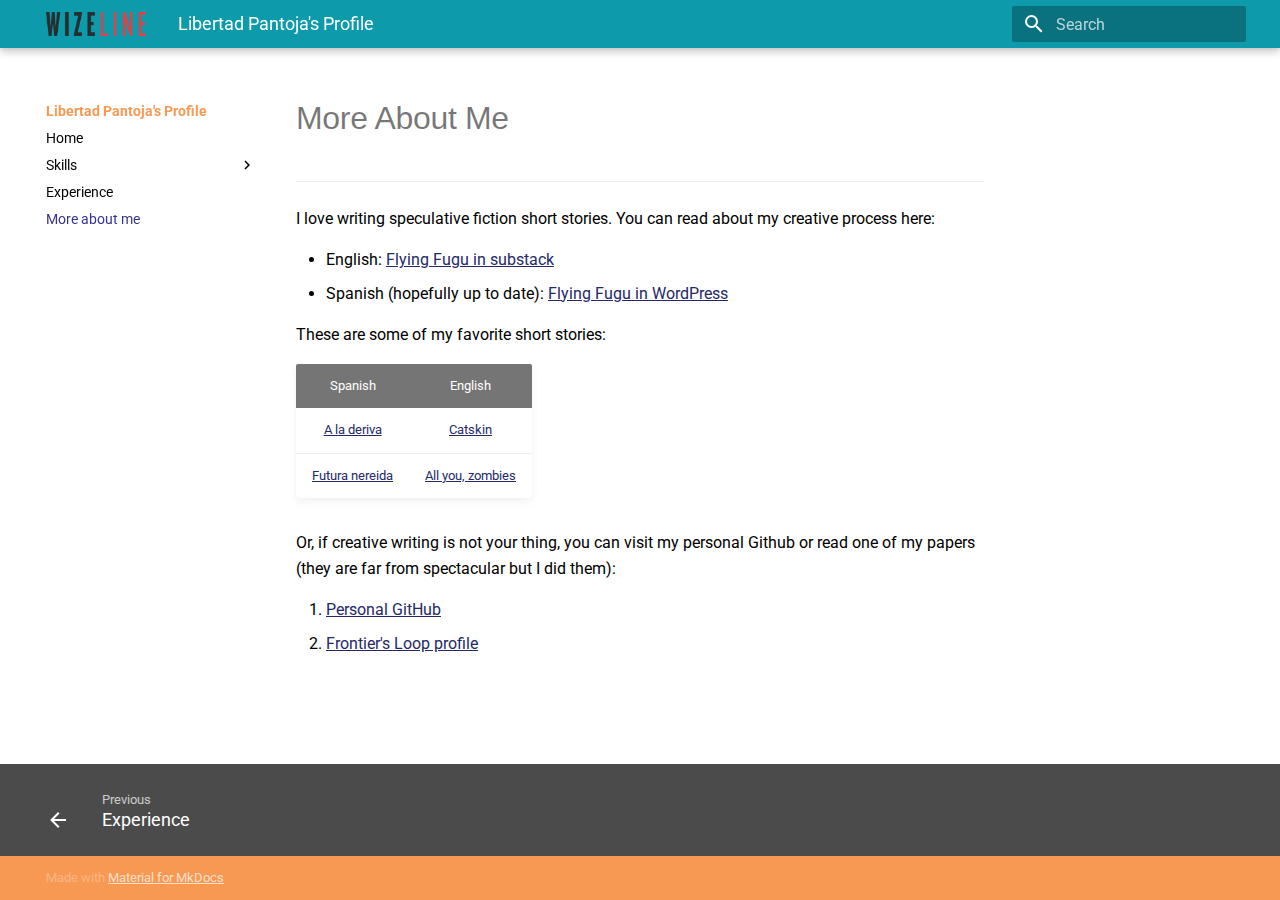
<file: docs/more_about_me/index.html>
<!doctype html>
<html lang="en" class="no-js">
  <head>
    
      <meta charset="utf-8">
      <meta name="viewport" content="width=device-width,initial-scale=1">
      
      
      
      
      <link rel="icon" href="../assets/images/favicon.png">
      <meta name="generator" content="mkdocs-1.1.2, mkdocs-material-7.1.0">
    
    
      
        <title>More about me - Libertad Pantoja's Profile</title>
      
    
    
      <link rel="stylesheet" href="../assets/stylesheets/main.33e2939f.min.css">
      
        
        <link rel="stylesheet" href="../assets/stylesheets/palette.ef6f36e2.min.css">
        
      
    
    
    
      
        
        <link rel="preconnect" href="https://fonts.gstatic.com" crossorigin>
        <link rel="stylesheet" href="https://fonts.googleapis.com/css?family=Roboto:300,400,400i,700%7CRoboto+Mono&display=fallback">
        <style>:root{--md-text-font-family:"Roboto";--md-code-font-family:"Roboto Mono"}</style>
      
    
    
    
      <link rel="stylesheet" href="../css/extra.css">
    
    
      
    
    
  </head>
  
  
    
    
    
    
    
    <body dir="ltr" data-md-color-scheme="" data-md-color-primary="none" data-md-color-accent="none">
  
    
    <script>function __prefix(e){return new URL("..",location).pathname+"."+e}function __get(e,t=localStorage){return JSON.parse(t.getItem(__prefix(e)))}</script>
    
    <input class="md-toggle" data-md-toggle="drawer" type="checkbox" id="__drawer" autocomplete="off">
    <input class="md-toggle" data-md-toggle="search" type="checkbox" id="__search" autocomplete="off">
    <label class="md-overlay" for="__drawer"></label>
    <div data-md-component="skip">
      
        
        <a href="#more-about-me" class="md-skip">
          Skip to content
        </a>
      
    </div>
    <div data-md-component="announce">
      
    </div>
    
      <header class="md-header" data-md-component="header">
  <nav class="md-header__inner md-grid" aria-label="Header">
    <a href=".." title="Libertad Pantoja&#39;s Profile" class="md-header__button md-logo" aria-label="Libertad Pantoja's Profile" data-md-component="logo">
      
  <img src="../images/wizeline.png" alt="logo">

    </a>
    <label class="md-header__button md-icon" for="__drawer">
      <svg xmlns="http://www.w3.org/2000/svg" viewBox="0 0 24 24"><path d="M3 6h18v2H3V6m0 5h18v2H3v-2m0 5h18v2H3v-2z"/></svg>
    </label>
    <div class="md-header__title" data-md-component="header-title">
      <div class="md-header__ellipsis">
        <div class="md-header__topic">
          <span class="md-ellipsis">
            Libertad Pantoja's Profile
          </span>
        </div>
        <div class="md-header__topic" data-md-component="header-topic">
          <span class="md-ellipsis">
            
              More about me
            
          </span>
        </div>
      </div>
    </div>
    
    
    
      <label class="md-header__button md-icon" for="__search">
        <svg xmlns="http://www.w3.org/2000/svg" viewBox="0 0 24 24"><path d="M9.5 3A6.5 6.5 0 0 1 16 9.5c0 1.61-.59 3.09-1.56 4.23l.27.27h.79l5 5-1.5 1.5-5-5v-.79l-.27-.27A6.516 6.516 0 0 1 9.5 16 6.5 6.5 0 0 1 3 9.5 6.5 6.5 0 0 1 9.5 3m0 2C7 5 5 7 5 9.5S7 14 9.5 14 14 12 14 9.5 12 5 9.5 5z"/></svg>
      </label>
      
<div class="md-search" data-md-component="search" role="dialog">
  <label class="md-search__overlay" for="__search"></label>
  <div class="md-search__inner" role="search">
    <form class="md-search__form" name="search">
      <input type="text" class="md-search__input" name="query" aria-label="Search" placeholder="Search" autocapitalize="off" autocorrect="off" autocomplete="off" spellcheck="false" data-md-component="search-query" data-md-state="active" required>
      <label class="md-search__icon md-icon" for="__search">
        <svg xmlns="http://www.w3.org/2000/svg" viewBox="0 0 24 24"><path d="M9.5 3A6.5 6.5 0 0 1 16 9.5c0 1.61-.59 3.09-1.56 4.23l.27.27h.79l5 5-1.5 1.5-5-5v-.79l-.27-.27A6.516 6.516 0 0 1 9.5 16 6.5 6.5 0 0 1 3 9.5 6.5 6.5 0 0 1 9.5 3m0 2C7 5 5 7 5 9.5S7 14 9.5 14 14 12 14 9.5 12 5 9.5 5z"/></svg>
        <svg xmlns="http://www.w3.org/2000/svg" viewBox="0 0 24 24"><path d="M20 11v2H8l5.5 5.5-1.42 1.42L4.16 12l7.92-7.92L13.5 5.5 8 11h12z"/></svg>
      </label>
      <button type="reset" class="md-search__icon md-icon" aria-label="Clear" tabindex="-1">
        <svg xmlns="http://www.w3.org/2000/svg" viewBox="0 0 24 24"><path d="M19 6.41 17.59 5 12 10.59 6.41 5 5 6.41 10.59 12 5 17.59 6.41 19 12 13.41 17.59 19 19 17.59 13.41 12 19 6.41z"/></svg>
      </button>
    </form>
    <div class="md-search__output">
      <div class="md-search__scrollwrap" data-md-scrollfix>
        <div class="md-search-result" data-md-component="search-result">
          <div class="md-search-result__meta">
            Initializing search
          </div>
          <ol class="md-search-result__list"></ol>
        </div>
      </div>
    </div>
  </div>
</div>
    
    
  </nav>
</header>
    
    <div class="md-container" data-md-component="container">
      
      
        
      
      <main class="md-main" data-md-component="main">
        <div class="md-main__inner md-grid">
          
            
              
              <div class="md-sidebar md-sidebar--primary" data-md-component="sidebar" data-md-type="navigation" >
                <div class="md-sidebar__scrollwrap">
                  <div class="md-sidebar__inner">
                    


<nav class="md-nav md-nav--primary" aria-label="Navigation" data-md-level="0">
  <label class="md-nav__title" for="__drawer">
    <a href=".." title="Libertad Pantoja&#39;s Profile" class="md-nav__button md-logo" aria-label="Libertad Pantoja's Profile" data-md-component="logo">
      
  <img src="../images/wizeline.png" alt="logo">

    </a>
    Libertad Pantoja's Profile
  </label>
  
  <ul class="md-nav__list" data-md-scrollfix>
    
      
      
      

  
  
  
    <li class="md-nav__item">
      <a href=".." class="md-nav__link">
        Home
      </a>
    </li>
  

    
      
      
      

  
  
  
    
    <li class="md-nav__item md-nav__item--nested">
      
      
        <input class="md-nav__toggle md-toggle" data-md-toggle="__nav_2" type="checkbox" id="__nav_2" >
      
      <label class="md-nav__link" for="__nav_2">
        Skills
        <span class="md-nav__icon md-icon"></span>
      </label>
      <nav class="md-nav" aria-label="Skills" data-md-level="1">
        <label class="md-nav__title" for="__nav_2">
          <span class="md-nav__icon md-icon"></span>
          Skills
        </label>
        <ul class="md-nav__list" data-md-scrollfix>
          
            
  
  
  
    <li class="md-nav__item">
      <a href="../advanced/" class="md-nav__link">
        Advanced
      </a>
    </li>
  

          
            
  
  
  
    <li class="md-nav__item">
      <a href="../intermediate/" class="md-nav__link">
        Intermediate
      </a>
    </li>
  

          
            
  
  
  
    <li class="md-nav__item">
      <a href="../novice/" class="md-nav__link">
        Novice
      </a>
    </li>
  

          
        </ul>
      </nav>
    </li>
  

    
      
      
      

  
  
  
    <li class="md-nav__item">
      <a href="../experience/" class="md-nav__link">
        Experience
      </a>
    </li>
  

    
      
      
      

  
  
    
  
  
    <li class="md-nav__item md-nav__item--active">
      
      <input class="md-nav__toggle md-toggle" data-md-toggle="toc" type="checkbox" id="__toc">
      
        
      
      
      <a href="./" class="md-nav__link md-nav__link--active">
        More about me
      </a>
      
    </li>
  

    
  </ul>
</nav>
                  </div>
                </div>
              </div>
            
            
              
              <div class="md-sidebar md-sidebar--secondary" data-md-component="sidebar" data-md-type="toc" >
                <div class="md-sidebar__scrollwrap">
                  <div class="md-sidebar__inner">
                    
<nav class="md-nav md-nav--secondary" aria-label="Table of contents">
  
  
    
  
  
</nav>
                  </div>
                </div>
              </div>
            
          
          <div class="md-content" data-md-component="content">
            <article class="md-content__inner md-typeset">
              
                
                
                <h1 id="more-about-me">More About Me</h1>
<hr />
<p>I love writing speculative fiction short stories. You can read about my creative process here:</p>
<ul>
<li>English: <a href="https://flyingfugu.substack.com/">Flying Fugu in substack</a></li>
<li>Spanish (hopefully up to date): <a href="https://libertadph.wordpress.com/">Flying Fugu in WordPress</a></li>
</ul>
<p>These are some of my favorite short stories:</p>
<table>
<thead>
<tr>
<th align="center">Spanish</th>
<th align="center">English</th>
</tr>
</thead>
<tbody>
<tr>
<td align="center"><a href="https://www.ingenieria.unam.mx/dcsyhfi/material_didactico/Literatura_Hispanoamericana_Contemporanea/Autores_Q/QUIROGA/A.pdf">A la deriva</a></td>
<td align="center"><a href="http://www.lightspeedmagazine.com/fiction/catskin/">Catskin</a></td>
</tr>
<tr>
<td align="center"><a href="https://www.lashistorias.com.mx/index.php/archivo/futura-nereida/">Futura nereida</a></td>
<td align="center"><a href="https://gist.github.com/defunkt/759182/ad44c6135d168ae54503a281bb7e1a24c6c2ea0c">All you, zombies</a></td>
</tr>
</tbody>
</table>
<p>Or, if creative writing is not your thing, you can visit my personal Github or read one of my papers (they are far from spectacular but I did them):</p>
<ol>
<li><a href="https://github.com/LiberPH">Personal GitHub</a></li>
<li><a href="https://loop.frontiersin.org/people/200142/overview">Frontier's Loop profile</a></li>
</ol>
                
              
              
                


              
            </article>
          </div>
        </div>
        
      </main>
      
        
<footer class="md-footer">
  
    <nav class="md-footer__inner md-grid" aria-label="Footer">
      
        <a href="../experience/" class="md-footer__link md-footer__link--prev" rel="prev">
          <div class="md-footer__button md-icon">
            <svg xmlns="http://www.w3.org/2000/svg" viewBox="0 0 24 24"><path d="M20 11v2H8l5.5 5.5-1.42 1.42L4.16 12l7.92-7.92L13.5 5.5 8 11h12z"/></svg>
          </div>
          <div class="md-footer__title">
            <div class="md-ellipsis">
              <span class="md-footer__direction">
                Previous
              </span>
              Experience
            </div>
          </div>
        </a>
      
      
    </nav>
  
  <div class="md-footer-meta md-typeset">
    <div class="md-footer-meta__inner md-grid">
      <div class="md-footer-copyright">
        
        Made with
        <a href="https://squidfunk.github.io/mkdocs-material/" target="_blank" rel="noopener">
          Material for MkDocs
        </a>
        
      </div>
      
    </div>
  </div>
</footer>
      
    </div>
    <div class="md-dialog" data-md-component="dialog">
      <div class="md-dialog__inner md-typeset"></div>
    </div>
    <script id="__config" type="application/json">{"base": "..", "features": [], "translations": {"clipboard.copy": "Copy to clipboard", "clipboard.copied": "Copied to clipboard", "search.config.lang": "en", "search.config.pipeline": "trimmer, stopWordFilter", "search.config.separator": "[\\s\\-]+", "search.placeholder": "Search", "search.result.placeholder": "Type to start searching", "search.result.none": "No matching documents", "search.result.one": "1 matching document", "search.result.other": "# matching documents", "search.result.more.one": "1 more on this page", "search.result.more.other": "# more on this page", "search.result.term.missing": "Missing"}, "search": "../assets/javascripts/workers/search.fe42c31b.min.js", "version": null}</script>
    
    
      <script src="../assets/javascripts/bundle.d892486b.min.js"></script>
      
    
  </body>
</html>
</file>
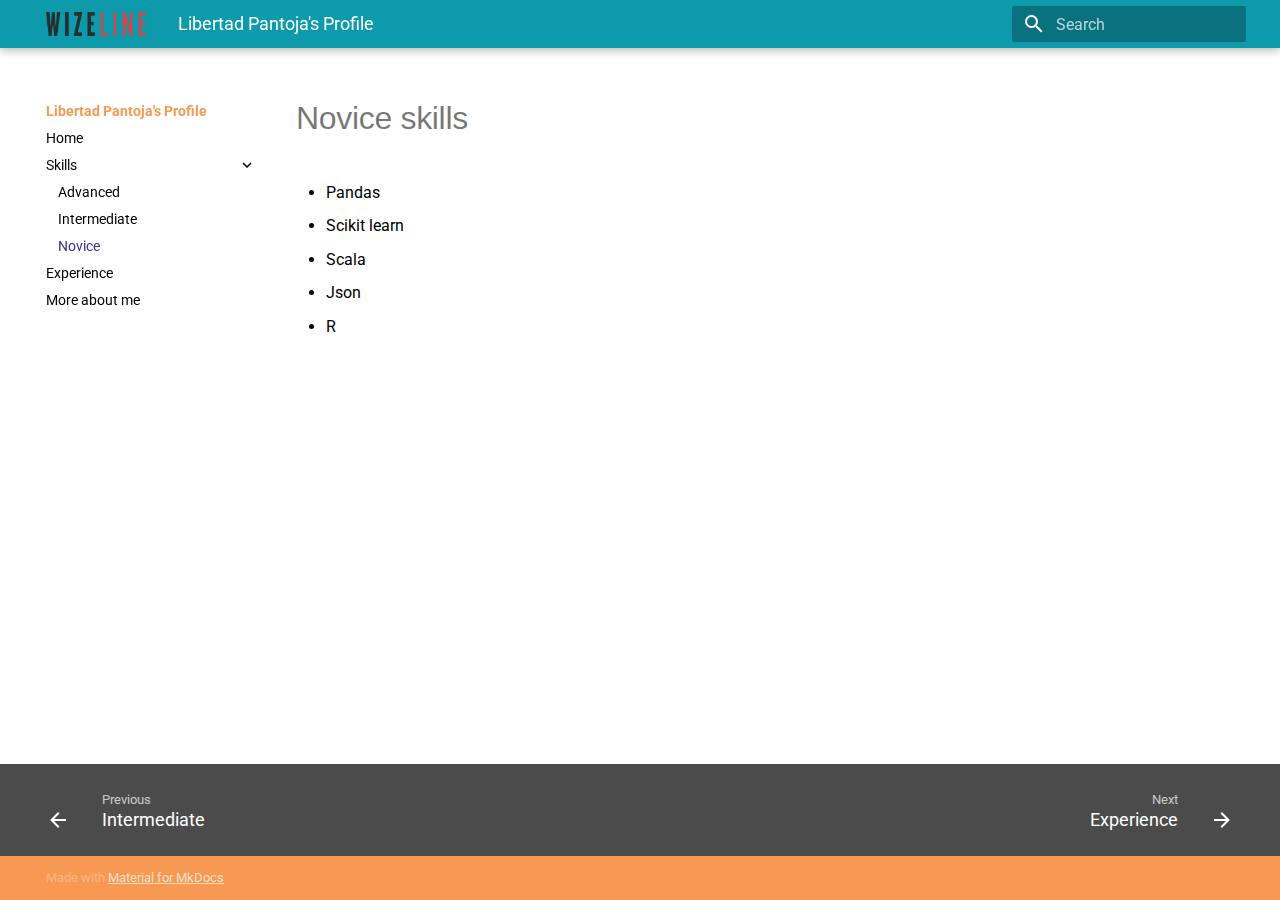
<file: docs/novice/index.html>
<!doctype html>
<html lang="en" class="no-js">
  <head>
    
      <meta charset="utf-8">
      <meta name="viewport" content="width=device-width,initial-scale=1">
      
      
      
      
      <link rel="icon" href="../assets/images/favicon.png">
      <meta name="generator" content="mkdocs-1.1.2, mkdocs-material-7.1.0">
    
    
      
        <title>Novice - Libertad Pantoja's Profile</title>
      
    
    
      <link rel="stylesheet" href="../assets/stylesheets/main.33e2939f.min.css">
      
        
        <link rel="stylesheet" href="../assets/stylesheets/palette.ef6f36e2.min.css">
        
      
    
    
    
      
        
        <link rel="preconnect" href="https://fonts.gstatic.com" crossorigin>
        <link rel="stylesheet" href="https://fonts.googleapis.com/css?family=Roboto:300,400,400i,700%7CRoboto+Mono&display=fallback">
        <style>:root{--md-text-font-family:"Roboto";--md-code-font-family:"Roboto Mono"}</style>
      
    
    
    
      <link rel="stylesheet" href="../css/extra.css">
    
    
      
    
    
  </head>
  
  
    
    
    
    
    
    <body dir="ltr" data-md-color-scheme="" data-md-color-primary="none" data-md-color-accent="none">
  
    
    <script>function __prefix(e){return new URL("..",location).pathname+"."+e}function __get(e,t=localStorage){return JSON.parse(t.getItem(__prefix(e)))}</script>
    
    <input class="md-toggle" data-md-toggle="drawer" type="checkbox" id="__drawer" autocomplete="off">
    <input class="md-toggle" data-md-toggle="search" type="checkbox" id="__search" autocomplete="off">
    <label class="md-overlay" for="__drawer"></label>
    <div data-md-component="skip">
      
        
        <a href="#novice-skills" class="md-skip">
          Skip to content
        </a>
      
    </div>
    <div data-md-component="announce">
      
    </div>
    
      <header class="md-header" data-md-component="header">
  <nav class="md-header__inner md-grid" aria-label="Header">
    <a href=".." title="Libertad Pantoja&#39;s Profile" class="md-header__button md-logo" aria-label="Libertad Pantoja's Profile" data-md-component="logo">
      
  <img src="../images/wizeline.png" alt="logo">

    </a>
    <label class="md-header__button md-icon" for="__drawer">
      <svg xmlns="http://www.w3.org/2000/svg" viewBox="0 0 24 24"><path d="M3 6h18v2H3V6m0 5h18v2H3v-2m0 5h18v2H3v-2z"/></svg>
    </label>
    <div class="md-header__title" data-md-component="header-title">
      <div class="md-header__ellipsis">
        <div class="md-header__topic">
          <span class="md-ellipsis">
            Libertad Pantoja's Profile
          </span>
        </div>
        <div class="md-header__topic" data-md-component="header-topic">
          <span class="md-ellipsis">
            
              Novice
            
          </span>
        </div>
      </div>
    </div>
    
    
    
      <label class="md-header__button md-icon" for="__search">
        <svg xmlns="http://www.w3.org/2000/svg" viewBox="0 0 24 24"><path d="M9.5 3A6.5 6.5 0 0 1 16 9.5c0 1.61-.59 3.09-1.56 4.23l.27.27h.79l5 5-1.5 1.5-5-5v-.79l-.27-.27A6.516 6.516 0 0 1 9.5 16 6.5 6.5 0 0 1 3 9.5 6.5 6.5 0 0 1 9.5 3m0 2C7 5 5 7 5 9.5S7 14 9.5 14 14 12 14 9.5 12 5 9.5 5z"/></svg>
      </label>
      
<div class="md-search" data-md-component="search" role="dialog">
  <label class="md-search__overlay" for="__search"></label>
  <div class="md-search__inner" role="search">
    <form class="md-search__form" name="search">
      <input type="text" class="md-search__input" name="query" aria-label="Search" placeholder="Search" autocapitalize="off" autocorrect="off" autocomplete="off" spellcheck="false" data-md-component="search-query" data-md-state="active" required>
      <label class="md-search__icon md-icon" for="__search">
        <svg xmlns="http://www.w3.org/2000/svg" viewBox="0 0 24 24"><path d="M9.5 3A6.5 6.5 0 0 1 16 9.5c0 1.61-.59 3.09-1.56 4.23l.27.27h.79l5 5-1.5 1.5-5-5v-.79l-.27-.27A6.516 6.516 0 0 1 9.5 16 6.5 6.5 0 0 1 3 9.5 6.5 6.5 0 0 1 9.5 3m0 2C7 5 5 7 5 9.5S7 14 9.5 14 14 12 14 9.5 12 5 9.5 5z"/></svg>
        <svg xmlns="http://www.w3.org/2000/svg" viewBox="0 0 24 24"><path d="M20 11v2H8l5.5 5.5-1.42 1.42L4.16 12l7.92-7.92L13.5 5.5 8 11h12z"/></svg>
      </label>
      <button type="reset" class="md-search__icon md-icon" aria-label="Clear" tabindex="-1">
        <svg xmlns="http://www.w3.org/2000/svg" viewBox="0 0 24 24"><path d="M19 6.41 17.59 5 12 10.59 6.41 5 5 6.41 10.59 12 5 17.59 6.41 19 12 13.41 17.59 19 19 17.59 13.41 12 19 6.41z"/></svg>
      </button>
    </form>
    <div class="md-search__output">
      <div class="md-search__scrollwrap" data-md-scrollfix>
        <div class="md-search-result" data-md-component="search-result">
          <div class="md-search-result__meta">
            Initializing search
          </div>
          <ol class="md-search-result__list"></ol>
        </div>
      </div>
    </div>
  </div>
</div>
    
    
  </nav>
</header>
    
    <div class="md-container" data-md-component="container">
      
      
        
      
      <main class="md-main" data-md-component="main">
        <div class="md-main__inner md-grid">
          
            
              
              <div class="md-sidebar md-sidebar--primary" data-md-component="sidebar" data-md-type="navigation" >
                <div class="md-sidebar__scrollwrap">
                  <div class="md-sidebar__inner">
                    


<nav class="md-nav md-nav--primary" aria-label="Navigation" data-md-level="0">
  <label class="md-nav__title" for="__drawer">
    <a href=".." title="Libertad Pantoja&#39;s Profile" class="md-nav__button md-logo" aria-label="Libertad Pantoja's Profile" data-md-component="logo">
      
  <img src="../images/wizeline.png" alt="logo">

    </a>
    Libertad Pantoja's Profile
  </label>
  
  <ul class="md-nav__list" data-md-scrollfix>
    
      
      
      

  
  
  
    <li class="md-nav__item">
      <a href=".." class="md-nav__link">
        Home
      </a>
    </li>
  

    
      
      
      

  
  
    
  
  
    
    <li class="md-nav__item md-nav__item--active md-nav__item--nested">
      
      
        <input class="md-nav__toggle md-toggle" data-md-toggle="__nav_2" type="checkbox" id="__nav_2" checked>
      
      <label class="md-nav__link" for="__nav_2">
        Skills
        <span class="md-nav__icon md-icon"></span>
      </label>
      <nav class="md-nav" aria-label="Skills" data-md-level="1">
        <label class="md-nav__title" for="__nav_2">
          <span class="md-nav__icon md-icon"></span>
          Skills
        </label>
        <ul class="md-nav__list" data-md-scrollfix>
          
            
  
  
  
    <li class="md-nav__item">
      <a href="../advanced/" class="md-nav__link">
        Advanced
      </a>
    </li>
  

          
            
  
  
  
    <li class="md-nav__item">
      <a href="../intermediate/" class="md-nav__link">
        Intermediate
      </a>
    </li>
  

          
            
  
  
    
  
  
    <li class="md-nav__item md-nav__item--active">
      
      <input class="md-nav__toggle md-toggle" data-md-toggle="toc" type="checkbox" id="__toc">
      
        
      
      
      <a href="./" class="md-nav__link md-nav__link--active">
        Novice
      </a>
      
    </li>
  

          
        </ul>
      </nav>
    </li>
  

    
      
      
      

  
  
  
    <li class="md-nav__item">
      <a href="../experience/" class="md-nav__link">
        Experience
      </a>
    </li>
  

    
      
      
      

  
  
  
    <li class="md-nav__item">
      <a href="../more_about_me/" class="md-nav__link">
        More about me
      </a>
    </li>
  

    
  </ul>
</nav>
                  </div>
                </div>
              </div>
            
            
              
              <div class="md-sidebar md-sidebar--secondary" data-md-component="sidebar" data-md-type="toc" >
                <div class="md-sidebar__scrollwrap">
                  <div class="md-sidebar__inner">
                    
<nav class="md-nav md-nav--secondary" aria-label="Table of contents">
  
  
    
  
  
</nav>
                  </div>
                </div>
              </div>
            
          
          <div class="md-content" data-md-component="content">
            <article class="md-content__inner md-typeset">
              
                
                
                <h1 id="novice-skills">Novice skills</h1>
<ul>
<li>Pandas</li>
<li>Scikit learn</li>
<li>Scala</li>
<li>Json</li>
<li>R</li>
</ul>
                
              
              
                


              
            </article>
          </div>
        </div>
        
      </main>
      
        
<footer class="md-footer">
  
    <nav class="md-footer__inner md-grid" aria-label="Footer">
      
        <a href="../intermediate/" class="md-footer__link md-footer__link--prev" rel="prev">
          <div class="md-footer__button md-icon">
            <svg xmlns="http://www.w3.org/2000/svg" viewBox="0 0 24 24"><path d="M20 11v2H8l5.5 5.5-1.42 1.42L4.16 12l7.92-7.92L13.5 5.5 8 11h12z"/></svg>
          </div>
          <div class="md-footer__title">
            <div class="md-ellipsis">
              <span class="md-footer__direction">
                Previous
              </span>
              Intermediate
            </div>
          </div>
        </a>
      
      
        <a href="../experience/" class="md-footer__link md-footer__link--next" rel="next">
          <div class="md-footer__title">
            <div class="md-ellipsis">
              <span class="md-footer__direction">
                Next
              </span>
              Experience
            </div>
          </div>
          <div class="md-footer__button md-icon">
            <svg xmlns="http://www.w3.org/2000/svg" viewBox="0 0 24 24"><path d="M4 11v2h12l-5.5 5.5 1.42 1.42L19.84 12l-7.92-7.92L10.5 5.5 16 11H4z"/></svg>
          </div>
        </a>
      
    </nav>
  
  <div class="md-footer-meta md-typeset">
    <div class="md-footer-meta__inner md-grid">
      <div class="md-footer-copyright">
        
        Made with
        <a href="https://squidfunk.github.io/mkdocs-material/" target="_blank" rel="noopener">
          Material for MkDocs
        </a>
        
      </div>
      
    </div>
  </div>
</footer>
      
    </div>
    <div class="md-dialog" data-md-component="dialog">
      <div class="md-dialog__inner md-typeset"></div>
    </div>
    <script id="__config" type="application/json">{"base": "..", "features": [], "translations": {"clipboard.copy": "Copy to clipboard", "clipboard.copied": "Copied to clipboard", "search.config.lang": "en", "search.config.pipeline": "trimmer, stopWordFilter", "search.config.separator": "[\\s\\-]+", "search.placeholder": "Search", "search.result.placeholder": "Type to start searching", "search.result.none": "No matching documents", "search.result.one": "1 matching document", "search.result.other": "# matching documents", "search.result.more.one": "1 more on this page", "search.result.more.other": "# more on this page", "search.result.term.missing": "Missing"}, "search": "../assets/javascripts/workers/search.fe42c31b.min.js", "version": null}</script>
    
    
      <script src="../assets/javascripts/bundle.d892486b.min.js"></script>
      
    
  </body>
</html>
</file>
<file: docs/css/extra.css>
/* Material Theme */

/* Fonts to use on the site */

:root {
    --md-text-font-family: "Roboto";
    --md-code-font-family: "Roboto Mono";
}

/* Main Header */

.md-header {
    color: rgb(255, 255, 255);
    background-color: rgba(13, 154, 171, 67);
}

.md-header__button.md-logo img, .md-header__button.md-logo svg {
    display: block;
    width: 100px;
    fill: currentColor;
    }


/* Main background*/

.md-main {
    background-color: rgb(255, 255, 255);
}

/* Headings  h1 */

.md-typeset h1 {
    color: rgba(0, 0, 0, 0.54);
    font-weight: 200;
    font-family: "Helvetica";
    /* font-family: Arial, Helvetica, sans-serif;
*/
}

/* Headings  h2 */

.md-typeset h2 {
    color: rgba(0, 0, 0, 0.87);
    font-family: "Helvetica";
    font-size: "x-large";
    font-weight: 400;
    /*    font-size: x-large;
    font-weight: 400;
    font-family: Cambria, Cochin, Georgia, Times, 'Times New Roman', serif;
*/
}

/* Paragraph */

p {
    color: rgb(0, 0, 0);
}

/* Unsorted list */

ul {
    color: rgb(0, 0, 0);
}

/* Sorted list */

ol {
    color: rgb(0, 0, 0);
}

/* Links 
The four links states are:

a:link - a normal, unvisited link
a:visited - a link the user has visited
a:hover - a link when the user mouses over it
a:active - a link the moment it is clicked */

.md-typeset a {
    color: rgb(36, 41, 105);
    text-decoration: underline;
}

.md-typeset a:hover {
    color: darkred;
    cursor: pointer;
}

/* Heading of the left menu */

.md-nav--primary .md-nav__title {
    color: rgb(247, 153, 82);
    /*font-size: medium;
    font-weight: bold;*/
}

/* Active element of the left menu */

.md-nav__item md-nav__link--active {
    color: rgb(0, 0, 0);
}

/* Active element of the left menu - Second option */

:root {
    --md-primary-fg-color: rgb(53, 51, 141);
}

/* Element of the left menu */

.md-nav__link {
    color: rgb(0, 0, 0);
}

/* Background of the menus*/

.md-sidebar__scrollwrap {
    background-color: rgba(0, 0, 0, 0);
}

/* Footer */

.md-footer {
    background-color: rgb(75, 75, 75);
}

/* Below Footer */

.md-footer-meta.md-typeset {
    background-color: rgb(247, 153, 82);
}

/* Next and Previous labels */

.md-footer__direction {
    color: white;
}

/* Name of the following and previous pages */

.md-ellipsis {
    color: white;
}

/* readthedocs theme */

.wy-side-nav-search {
    background-color: black;
}

.wy-side-nav-search>a {
    color: red;
}

/* mkdocs theme*/

.bs-sidebar .nav .nav>li>a {
    color: black;
}
</file>
<file: docs/assets/stylesheets/main.33e2939f.min.css>
@charset "UTF-8";html{box-sizing:border-box;-webkit-text-size-adjust:none;-ms-text-size-adjust:none;text-size-adjust:none}*,:after,:before{box-sizing:inherit}body{margin:0}a,button,input,label{-webkit-tap-highlight-color:transparent}a{color:inherit;text-decoration:none}hr{display:block;box-sizing:initial;height:.05rem;padding:0;overflow:visible;border:0}small{font-size:80%}sub,sup{line-height:1em}img{border-style:none}table{border-collapse:initial;border-spacing:0}td,th{font-weight:400;vertical-align:top}button{margin:0;padding:0;font-size:inherit;background:transparent;border:0}input{border:0;outline:none}:root{--md-default-fg-color:rgba(0,0,0,0.87);--md-default-fg-color--light:rgba(0,0,0,0.54);--md-default-fg-color--lighter:rgba(0,0,0,0.32);--md-default-fg-color--lightest:rgba(0,0,0,0.07);--md-default-bg-color:#fff;--md-default-bg-color--light:hsla(0,0%,100%,0.7);--md-default-bg-color--lighter:hsla(0,0%,100%,0.3);--md-default-bg-color--lightest:hsla(0,0%,100%,0.12);--md-primary-fg-color:#4051b5;--md-primary-fg-color--light:#5d6cc0;--md-primary-fg-color--dark:#303fa1;--md-primary-bg-color:#fff;--md-primary-bg-color--light:hsla(0,0%,100%,0.7);--md-accent-fg-color:#526cfe;--md-accent-fg-color--transparent:rgba(83,108,254,0.1);--md-accent-bg-color:#fff;--md-accent-bg-color--light:hsla(0,0%,100%,0.7)}:root>*{--md-code-fg-color:#36464e;--md-code-bg-color:#f5f5f5;--md-code-hl-color:rgba(255,255,0,0.5);--md-code-hl-number-color:#d52a2a;--md-code-hl-special-color:#db1457;--md-code-hl-function-color:#a846b9;--md-code-hl-constant-color:#6e59d9;--md-code-hl-keyword-color:#3f6ec6;--md-code-hl-string-color:#1c7d4d;--md-code-hl-name-color:var(--md-code-fg-color);--md-code-hl-operator-color:var(--md-default-fg-color--light);--md-code-hl-punctuation-color:var(--md-default-fg-color--light);--md-code-hl-comment-color:var(--md-default-fg-color--light);--md-code-hl-generic-color:var(--md-default-fg-color--light);--md-code-hl-variable-color:var(--md-default-fg-color--light);--md-typeset-color:var(--md-default-fg-color);--md-typeset-a-color:var(--md-primary-fg-color);--md-typeset-mark-color:rgba(255,255,0,0.5);--md-typeset-del-color:rgba(245,80,61,0.15);--md-typeset-ins-color:rgba(11,213,112,0.15);--md-typeset-kbd-color:#fafafa;--md-typeset-kbd-accent-color:#fff;--md-typeset-kbd-border-color:#b8b8b8;--md-admonition-fg-color:var(--md-default-fg-color);--md-admonition-bg-color:var(--md-default-bg-color);--md-footer-fg-color:#fff;--md-footer-fg-color--light:hsla(0,0%,100%,0.7);--md-footer-fg-color--lighter:hsla(0,0%,100%,0.3);--md-footer-bg-color:rgba(0,0,0,0.87);--md-footer-bg-color--dark:rgba(0,0,0,0.32)}.md-icon svg{display:block;width:1.2rem;height:1.2rem;fill:currentColor}body{-webkit-font-smoothing:antialiased;-moz-osx-font-smoothing:grayscale}body,input{font-feature-settings:"kern","liga";font-family:var(--md-text-font-family,_),-apple-system,BlinkMacSystemFont,Helvetica,Arial,sans-serif}body,code,input,kbd,pre{color:var(--md-typeset-color)}code,kbd,pre{font-feature-settings:"kern";font-family:var(--md-code-font-family,_),SFMono-Regular,Consolas,Menlo,monospace}:root{--md-typeset-table--ascending:url("data:image/svg+xml;charset=utf-8,<svg xmlns='http://www.w3.org/2000/svg' viewBox='0 0 24 24'><path d='M11 4h2v12l5.5-5.5 1.42 1.42L12 19.84l-7.92-7.92L5.5 10.5 11 16V4z'/></svg>");--md-typeset-table--descending:url("data:image/svg+xml;charset=utf-8,<svg xmlns='http://www.w3.org/2000/svg' viewBox='0 0 24 24'><path d='M13 20h-2V8l-5.5 5.5-1.42-1.42L12 4.16l7.92 7.92-1.42 1.42L13 8v12z'/></svg>")}.md-typeset{font-size:.8rem;line-height:1.6;-webkit-print-color-adjust:exact;color-adjust:exact}@media print{.md-typeset{font-size:.68rem}}.md-typeset blockquote,.md-typeset dl,.md-typeset figure,.md-typeset ol,.md-typeset pre,.md-typeset ul{display:flow-root;margin:1em 0}.md-typeset h1{margin:0 0 1.25em;color:var(--md-default-fg-color--light);font-size:2em;line-height:1.3}.md-typeset h1,.md-typeset h2{font-weight:300;letter-spacing:-.01em}.md-typeset h2{margin:1.6em 0 .64em;font-size:1.5625em;line-height:1.4}.md-typeset h3{margin:1.6em 0 .8em;font-weight:400;font-size:1.25em;line-height:1.5;letter-spacing:-.01em}.md-typeset h2+h3{margin-top:.8em}.md-typeset h4{margin:1em 0;font-weight:700;letter-spacing:-.01em}.md-typeset h5,.md-typeset h6{margin:1.25em 0;color:var(--md-default-fg-color--light);font-weight:700;font-size:.8em;letter-spacing:-.01em}.md-typeset h5{text-transform:uppercase}.md-typeset hr{display:flow-root;margin:1.5em 0;border-bottom:.05rem solid var(--md-default-fg-color--lightest)}.md-typeset a{color:var(--md-typeset-a-color);word-break:break-word}.md-typeset a,.md-typeset a:before{transition:color 125ms}.md-typeset a:focus,.md-typeset a:hover{color:var(--md-accent-fg-color)}.md-typeset code,.md-typeset kbd,.md-typeset pre{color:var(--md-code-fg-color);direction:ltr}@media print{.md-typeset code,.md-typeset kbd,.md-typeset pre{white-space:pre-wrap}}.md-typeset code{padding:0 .2941176471em;font-size:.85em;word-break:break-word;background-color:var(--md-code-bg-color);border-radius:.1rem;-webkit-box-decoration-break:clone;box-decoration-break:clone}.md-typeset code:not(.focus-visible){outline:none;-webkit-tap-highlight-color:transparent}.md-typeset h1 code,.md-typeset h2 code,.md-typeset h3 code,.md-typeset h4 code,.md-typeset h5 code,.md-typeset h6 code{margin:initial;padding:initial;background-color:initial;box-shadow:none}.md-typeset a code{color:currentColor}.md-typeset pre{position:relative;line-height:1.4}.md-typeset pre>code{display:block;margin:0;padding:.7720588235em 1.1764705882em;overflow:auto;word-break:normal;box-shadow:none;-webkit-box-decoration-break:slice;box-decoration-break:slice;touch-action:auto;scrollbar-width:thin;scrollbar-color:var(--md-default-fg-color--lighter) transparent}.md-typeset pre>code:hover{scrollbar-color:var(--md-accent-fg-color) transparent}.md-typeset pre>code::-webkit-scrollbar{width:.2rem;height:.2rem}.md-typeset pre>code::-webkit-scrollbar-thumb{background-color:var(--md-default-fg-color--lighter)}.md-typeset pre>code::-webkit-scrollbar-thumb:hover{background-color:var(--md-accent-fg-color)}@media screen and (max-width:44.9375em){.md-typeset>pre{margin:1em -.8rem}.md-typeset>pre code{border-radius:0}}.md-typeset kbd{display:inline-block;padding:0 .6666666667em;color:var(--md-default-fg-color);font-size:.75em;vertical-align:text-top;word-break:break-word;background-color:var(--md-typeset-kbd-color);border-radius:.1rem;box-shadow:0 .1rem 0 .05rem var(--md-typeset-kbd-border-color),0 .1rem 0 var(--md-typeset-kbd-border-color),0 -.1rem .2rem var(--md-typeset-kbd-accent-color) inset}.md-typeset mark{color:inherit;word-break:break-word;background-color:var(--md-typeset-mark-color);-webkit-box-decoration-break:clone;box-decoration-break:clone}.md-typeset abbr{text-decoration:none;border-bottom:.05rem dotted var(--md-default-fg-color--light);cursor:help}@media (hover:none){.md-typeset abbr{position:relative}.md-typeset abbr[title]:focus:after,.md-typeset abbr[title]:hover:after{box-shadow:0 2px 2px 0 rgba(0,0,0,.14),0 1px 5px 0 rgba(0,0,0,.12),0 3px 1px -2px rgba(0,0,0,.2);position:absolute;left:0;display:inline-block;width:auto;min-width:-webkit-max-content;min-width:-moz-max-content;min-width:max-content;max-width:80%;margin-top:2em;padding:.2rem .3rem;color:var(--md-default-bg-color);font-size:.7rem;background-color:var(--md-default-fg-color);border-radius:.1rem;content:attr(title)}}.md-typeset small{opacity:.75}.md-typeset sub,.md-typeset sup{margin-left:.078125em}[dir=rtl] .md-typeset sub,[dir=rtl] .md-typeset sup{margin-right:.078125em;margin-left:0}.md-typeset blockquote{padding-left:.6rem;color:var(--md-default-fg-color--light);border-left:.2rem solid var(--md-default-fg-color--lighter)}[dir=rtl] .md-typeset blockquote{padding-right:.6rem;padding-left:0;border-right:.2rem solid var(--md-default-fg-color--lighter);border-left:initial}.md-typeset ul{list-style-type:disc}.md-typeset ol,.md-typeset ul{margin-left:.625em;padding:0}[dir=rtl] .md-typeset ol,[dir=rtl] .md-typeset ul{margin-right:.625em;margin-left:0}.md-typeset ol ol,.md-typeset ul ol{list-style-type:lower-alpha}.md-typeset ol ol ol,.md-typeset ul ol ol{list-style-type:lower-roman}.md-typeset ol li,.md-typeset ul li{margin-bottom:.5em;margin-left:1.25em}[dir=rtl] .md-typeset ol li,[dir=rtl] .md-typeset ul li{margin-right:1.25em;margin-left:0}.md-typeset ol li blockquote,.md-typeset ol li p,.md-typeset ul li blockquote,.md-typeset ul li p{margin:.5em 0}.md-typeset ol li:last-child,.md-typeset ul li:last-child{margin-bottom:0}.md-typeset ol li ol,.md-typeset ol li ul,.md-typeset ul li ol,.md-typeset ul li ul{margin:.5em 0 .5em .625em}[dir=rtl] .md-typeset ol li ol,[dir=rtl] .md-typeset ol li ul,[dir=rtl] .md-typeset ul li ol,[dir=rtl] .md-typeset ul li ul{margin-right:.625em;margin-left:0}.md-typeset dd{margin:1em 0 1.5em 1.875em}[dir=rtl] .md-typeset dd{margin-right:1.875em;margin-left:0}.md-typeset img,.md-typeset svg{max-width:100%;height:auto}.md-typeset img[align=left],.md-typeset svg[align=left]{margin:1em 1em 1em 0}.md-typeset img[align=right],.md-typeset svg[align=right]{margin:1em 0 1em 1em}.md-typeset img[align]:only-child,.md-typeset svg[align]:only-child{margin-top:0}.md-typeset figure{width:-webkit-fit-content;width:-moz-fit-content;width:fit-content;max-width:100%;margin:0 auto;text-align:center}.md-typeset figure img{display:block}.md-typeset figcaption{max-width:24rem;margin:1em auto 2em;font-style:italic}.md-typeset iframe{max-width:100%}.md-typeset table:not([class]){display:inline-block;max-width:100%;overflow:auto;font-size:.64rem;background-color:var(--md-default-bg-color);border-radius:.1rem;box-shadow:0 .2rem .5rem rgba(0,0,0,.05),0 0 .05rem rgba(0,0,0,.1);touch-action:auto}@media print{.md-typeset table:not([class]){display:table}}.md-typeset table:not([class])+*{margin-top:1.5em}.md-typeset table:not([class]) td>:first-child,.md-typeset table:not([class]) th>:first-child{margin-top:0}.md-typeset table:not([class]) td>:last-child,.md-typeset table:not([class]) th>:last-child{margin-bottom:0}.md-typeset table:not([class]) td:not([align]),.md-typeset table:not([class]) th:not([align]){text-align:left}[dir=rtl] .md-typeset table:not([class]) td:not([align]),[dir=rtl] .md-typeset table:not([class]) th:not([align]){text-align:right}.md-typeset table:not([class]) th{min-width:5rem;padding:.9375em 1.25em;color:var(--md-default-bg-color);vertical-align:top;background-color:var(--md-default-fg-color--light)}.md-typeset table:not([class]) th a{color:inherit}.md-typeset table:not([class]) td{padding:.9375em 1.25em;vertical-align:top;border-top:.05rem solid var(--md-default-fg-color--lightest)}.md-typeset table:not([class]) tr{transition:background-color 125ms}.md-typeset table:not([class]) tr:hover{background-color:rgba(0,0,0,.035);box-shadow:0 .05rem 0 var(--md-default-bg-color) inset}.md-typeset table:not([class]) tr:first-child td{border-top:0}.md-typeset table:not([class]) a{word-break:normal}.md-typeset table th[role=columnheader]{cursor:pointer}.md-typeset table th[role=columnheader]:after{display:inline-block;width:1.2em;height:1.2em;margin-left:.5em;vertical-align:sub;-webkit-mask-repeat:no-repeat;mask-repeat:no-repeat;-webkit-mask-size:contain;mask-size:contain;content:""}.md-typeset table th[role=columnheader][aria-sort=ascending]:after{background-color:currentColor;-webkit-mask-image:var(--md-typeset-table--ascending);mask-image:var(--md-typeset-table--ascending)}.md-typeset table th[role=columnheader][aria-sort=descending]:after{background-color:currentColor;-webkit-mask-image:var(--md-typeset-table--descending);mask-image:var(--md-typeset-table--descending)}.md-typeset__scrollwrap{margin:1em -.8rem;overflow-x:auto;touch-action:auto}.md-typeset__table{display:inline-block;margin-bottom:.5em;padding:0 .8rem}@media print{.md-typeset__table{display:block}}html .md-typeset__table table{display:table;width:100%;margin:0;overflow:hidden}html{height:100%;overflow-x:hidden;font-size:125%}@media screen and (min-width:100em){html{font-size:137.5%}}@media screen and (min-width:125em){html{font-size:150%}}body{position:relative;display:flex;flex-direction:column;width:100%;min-height:100%;font-size:.5rem;background-color:var(--md-default-bg-color)}@media print{body{display:block}}@media screen and (max-width:59.9375em){body[data-md-state=lock]{position:fixed}}.md-grid{max-width:61rem;margin-right:auto;margin-left:auto}.md-container{display:flex;flex-direction:column;flex-grow:1}@media print{.md-container{display:block}}.md-main{flex-grow:1}.md-main__inner{display:flex;height:100%;margin-top:1.5rem}.md-ellipsis{overflow:hidden;white-space:nowrap;text-overflow:ellipsis}.md-toggle{display:none}.md-option{position:absolute;width:0;height:0;opacity:0}.md-option:checked+label:not([hidden]){display:block}.md-option.focus-visible+label{outline-style:auto}.md-skip{position:fixed;z-index:-1;margin:.5rem;padding:.3rem .5rem;color:var(--md-default-bg-color);font-size:.64rem;background-color:var(--md-default-fg-color);border-radius:.1rem;transform:translateY(.4rem);opacity:0}.md-skip:focus{z-index:10;transform:translateY(0);opacity:1;transition:transform .25s cubic-bezier(.4,0,.2,1),opacity 175ms 75ms}@page{margin:25mm}.md-announce{overflow:auto;background-color:var(--md-footer-bg-color)}@media print{.md-announce{display:none}}.md-announce__inner{margin:.6rem auto;padding:0 .8rem;color:var(--md-footer-fg-color);font-size:.7rem}:root{--md-clipboard-icon:url("data:image/svg+xml;charset=utf-8,<svg xmlns='http://www.w3.org/2000/svg' viewBox='0 0 24 24'><path d='M19 21H8V7h11m0-2H8a2 2 0 0 0-2 2v14a2 2 0 0 0 2 2h11a2 2 0 0 0 2-2V7a2 2 0 0 0-2-2m-3-4H4a2 2 0 0 0-2 2v14h2V3h12V1z'/></svg>")}.md-clipboard{position:absolute;top:.5em;right:.5em;z-index:1;width:1.5em;height:1.5em;color:var(--md-default-fg-color--lightest);border-radius:.1rem;cursor:pointer;transition:color .25s}@media print{.md-clipboard{display:none}}.md-clipboard:not(.focus-visible){outline:none;-webkit-tap-highlight-color:transparent}:hover>.md-clipboard{color:var(--md-default-fg-color--light)}.md-clipboard:focus,.md-clipboard:hover{color:var(--md-accent-fg-color)}.md-clipboard:after{display:block;width:1.125em;height:1.125em;margin:0 auto;background-color:currentColor;-webkit-mask-image:var(--md-clipboard-icon);mask-image:var(--md-clipboard-icon);-webkit-mask-repeat:no-repeat;mask-repeat:no-repeat;-webkit-mask-size:contain;mask-size:contain;content:""}.md-clipboard--inline{cursor:pointer}.md-clipboard--inline code{transition:color .25s,background-color .25s}.md-clipboard--inline:focus code,.md-clipboard--inline:hover code{color:var(--md-accent-fg-color);background-color:var(--md-accent-fg-color--transparent)}.md-content{flex-grow:1;overflow:hidden;scroll-padding-top:51.2rem}.md-content__inner{margin:0 .8rem 1.2rem;padding-top:.6rem}@media screen and (min-width:76.25em){.md-sidebar--primary:not([hidden])~.md-content>.md-content__inner{margin-left:1.2rem}[dir=rtl] .md-sidebar--primary:not([hidden])~.md-content>.md-content__inner{margin-right:1.2rem;margin-left:.8rem}.md-sidebar--secondary:not([hidden])~.md-content>.md-content__inner{margin-right:1.2rem}[dir=rtl] .md-sidebar--secondary:not([hidden])~.md-content>.md-content__inner{margin-right:.8rem;margin-left:1.2rem}}.md-content__inner:before{display:block;height:.4rem;content:""}.md-content__inner>:last-child{margin-bottom:0}.md-content__button{float:right;margin:.4rem 0 .4rem .4rem;padding:0}@media print{.md-content__button{display:none}}[dir=rtl] .md-content__button{float:left;margin-right:.4rem;margin-left:0}[dir=rtl] .md-content__button svg{transform:scaleX(-1)}.md-typeset .md-content__button{color:var(--md-default-fg-color--lighter)}.md-content__button svg{display:inline;vertical-align:top}.md-dialog{box-shadow:0 2px 2px 0 rgba(0,0,0,.14),0 1px 5px 0 rgba(0,0,0,.12),0 3px 1px -2px rgba(0,0,0,.2);position:fixed;right:.8rem;bottom:.8rem;left:auto;z-index:2;min-width:11.1rem;padding:.4rem .6rem;background-color:var(--md-default-fg-color);border-radius:.1rem;transform:translateY(100%);opacity:0;transition:transform 0ms .4s,opacity .4s;pointer-events:none}@media print{.md-dialog{display:none}}[dir=rtl] .md-dialog{right:auto;left:.8rem}.md-dialog[data-md-state=open]{transform:translateY(0);opacity:1;transition:transform .4s cubic-bezier(.075,.85,.175,1),opacity .4s;pointer-events:auto}.md-dialog__inner{color:var(--md-default-bg-color);font-size:.7rem}.md-typeset .md-button{display:inline-block;padding:.625em 2em;color:var(--md-primary-fg-color);font-weight:700;border:.1rem solid;border-radius:.1rem;transition:color 125ms,background-color 125ms,border-color 125ms}.md-typeset .md-button--primary{color:var(--md-primary-bg-color);background-color:var(--md-primary-fg-color);border-color:var(--md-primary-fg-color)}.md-typeset .md-button:focus,.md-typeset .md-button:hover{color:var(--md-accent-bg-color);background-color:var(--md-accent-fg-color);border-color:var(--md-accent-fg-color)}.md-typeset .md-input{height:1.8rem;padding:0 .6rem;font-size:.8rem;border-radius:.1rem;box-shadow:0 .2rem .5rem rgba(0,0,0,.1),0 .025rem .05rem rgba(0,0,0,.1);transition:box-shadow .25s}.md-typeset .md-input:focus,.md-typeset .md-input:hover{box-shadow:0 .4rem 1rem rgba(0,0,0,.15),0 .025rem .05rem rgba(0,0,0,.15)}.md-typeset .md-input--stretch{width:100%}.md-header{position:-webkit-sticky;position:sticky;top:0;right:0;left:0;z-index:2;color:var(--md-primary-bg-color);background-color:var(--md-primary-fg-color);box-shadow:0 0 .2rem transparent,0 .2rem .4rem transparent}@media print{.md-header{display:none}}.md-header[data-md-state=shadow]{box-shadow:0 0 .2rem rgba(0,0,0,.1),0 .2rem .4rem rgba(0,0,0,.2);transition:transform .25s cubic-bezier(.1,.7,.1,1),box-shadow .25s}.md-header[data-md-state=hidden]{transform:translateY(-100%);transition:transform .25s cubic-bezier(.8,0,.6,1),box-shadow .25s}.md-header .focus-visible{outline-color:currentColor}.md-header__inner{display:flex;align-items:center;padding:0 .2rem}.md-header__button{position:relative;z-index:1;margin:.2rem;padding:.4rem;color:currentColor;vertical-align:middle;cursor:pointer;transition:opacity .25s}.md-header__button:hover{opacity:.7}.md-header__button:not([hidden]){display:inline-block}.md-header__button:not(.focus-visible){outline:none;-webkit-tap-highlight-color:transparent}.md-header__button.md-logo{margin:.2rem;padding:.4rem}@media screen and (max-width:76.1875em){.md-header__button.md-logo{display:none}}.md-header__button.md-logo img,.md-header__button.md-logo svg{display:block;width:1.2rem;height:1.2rem;fill:currentColor}@media screen and (min-width:60em){.md-header__button[for=__search]{display:none}}.no-js .md-header__button[for=__search]{display:none}[dir=rtl] .md-header__button[for=__search] svg{transform:scaleX(-1)}@media screen and (min-width:76.25em){.md-header__button[for=__drawer]{display:none}}.md-header__topic{position:absolute;display:flex;max-width:100%;transition:transform .4s cubic-bezier(.1,.7,.1,1),opacity .15s}.md-header__topic+.md-header__topic{z-index:-1;transform:translateX(1.25rem);opacity:0;transition:transform .4s cubic-bezier(1,.7,.1,.1),opacity .15s;pointer-events:none}[dir=rtl] .md-header__topic+.md-header__topic{transform:translateX(-1.25rem)}.md-header__title{flex-grow:1;height:2.4rem;margin-right:.4rem;margin-left:1rem;font-size:.9rem;line-height:2.4rem}.md-header__title[data-md-state=active] .md-header__topic{z-index:-1;transform:translateX(-1.25rem);opacity:0;transition:transform .4s cubic-bezier(1,.7,.1,.1),opacity .15s;pointer-events:none}[dir=rtl] .md-header__title[data-md-state=active] .md-header__topic{transform:translateX(1.25rem)}.md-header__title[data-md-state=active] .md-header__topic+.md-header__topic{z-index:0;transform:translateX(0);opacity:1;transition:transform .4s cubic-bezier(.1,.7,.1,1),opacity .15s;pointer-events:auto}.md-header__title>.md-header__ellipsis{position:relative;width:100%;height:100%}.md-header__option{display:flex;flex-shrink:0;max-width:100%;white-space:nowrap;transition:max-width 0ms .25s,opacity .25s .25s}[data-md-toggle=search]:checked~.md-header .md-header__option{max-width:0;opacity:0;transition:max-width 0ms,opacity 0ms}.md-header__source{display:none}@media screen and (min-width:60em){.md-header__source{display:block;width:11.7rem;max-width:11.7rem;margin-left:1rem}[dir=rtl] .md-header__source{margin-right:1rem;margin-left:0}}@media screen and (min-width:76.25em){.md-header__source{margin-left:1.4rem}[dir=rtl] .md-header__source{margin-right:1.4rem}}.md-footer{color:var(--md-footer-fg-color);background-color:var(--md-footer-bg-color)}@media print{.md-footer{display:none}}.md-footer__inner{padding:.2rem;overflow:auto}.md-footer__link{display:flex;padding-top:1.4rem;padding-bottom:.4rem;transition:opacity .25s}@media screen and (min-width:45em){.md-footer__link{width:50%}}.md-footer__link:focus,.md-footer__link:hover{opacity:.7}.md-footer__link--prev{float:left}@media screen and (max-width:44.9375em){.md-footer__link--prev{width:25%}.md-footer__link--prev .md-footer__title{display:none}}[dir=rtl] .md-footer__link--prev{float:right}[dir=rtl] .md-footer__link--prev svg{transform:scaleX(-1)}.md-footer__link--next{float:right;text-align:right}@media screen and (max-width:44.9375em){.md-footer__link--next{width:75%}}[dir=rtl] .md-footer__link--next{float:left;text-align:left}[dir=rtl] .md-footer__link--next svg{transform:scaleX(-1)}.md-footer__title{position:relative;flex-grow:1;max-width:calc(100% - 2.4rem);padding:0 1rem;font-size:.9rem;line-height:2.4rem}.md-footer__button{margin:.2rem;padding:.4rem}.md-footer__direction{position:absolute;right:0;left:0;margin-top:-1rem;padding:0 1rem;font-size:.64rem;opacity:.7}.md-footer-meta{background-color:var(--md-footer-bg-color--dark)}.md-footer-meta__inner{display:flex;flex-wrap:wrap;justify-content:space-between;padding:.2rem}html .md-footer-meta.md-typeset a{color:var(--md-footer-fg-color--light)}html .md-footer-meta.md-typeset a:focus,html .md-footer-meta.md-typeset a:hover{color:var(--md-footer-fg-color)}.md-footer-copyright{width:100%;margin:auto .6rem;padding:.4rem 0;color:var(--md-footer-fg-color--lighter);font-size:.64rem}@media screen and (min-width:45em){.md-footer-copyright{width:auto}}.md-footer-copyright__highlight{color:var(--md-footer-fg-color--light)}.md-footer-social{margin:0 .4rem;padding:.2rem 0 .6rem}@media screen and (min-width:45em){.md-footer-social{padding:.6rem 0}}.md-footer-social__link{display:inline-block;width:1.6rem;height:1.6rem;text-align:center}.md-footer-social__link:before{line-height:1.9}.md-footer-social__link svg{max-height:.8rem;vertical-align:-25%;fill:currentColor}:root{--md-nav-icon--prev:url("data:image/svg+xml;charset=utf-8,<svg xmlns='http://www.w3.org/2000/svg' viewBox='0 0 24 24'><path d='M20 11v2H8l5.5 5.5-1.42 1.42L4.16 12l7.92-7.92L13.5 5.5 8 11h12z'/></svg>");--md-nav-icon--next:url("data:image/svg+xml;charset=utf-8,<svg xmlns='http://www.w3.org/2000/svg' viewBox='0 0 24 24'><path d='M8.59 16.58 13.17 12 8.59 7.41 10 6l6 6-6 6-1.41-1.42z'/></svg>");--md-toc-icon:url("data:image/svg+xml;charset=utf-8,<svg xmlns='http://www.w3.org/2000/svg' viewBox='0 0 24 24'><path d='M3 9h14V7H3v2m0 4h14v-2H3v2m0 4h14v-2H3v2m16 0h2v-2h-2v2m0-10v2h2V7h-2m0 6h2v-2h-2v2z'/></svg>")}.md-nav{font-size:.7rem;line-height:1.3}.md-nav__title{display:block;padding:0 .6rem;overflow:hidden;font-weight:700;text-overflow:ellipsis}.md-nav__title .md-nav__button{display:none}.md-nav__title .md-nav__button img{width:auto;height:100%}.md-nav__title .md-nav__button.md-logo img,.md-nav__title .md-nav__button.md-logo svg{display:block;width:2.4rem;height:2.4rem;fill:currentColor}.md-nav__list{margin:0;padding:0;list-style:none}.md-nav__item{padding:0 .6rem}.md-nav__item .md-nav__item{padding-right:0}[dir=rtl] .md-nav__item .md-nav__item{padding-right:.6rem;padding-left:0}.md-nav__link{display:block;margin-top:.625em;overflow:hidden;text-overflow:ellipsis;cursor:pointer;transition:color 125ms;scroll-snap-align:start}.md-nav__link[data-md-state=blur]{color:var(--md-default-fg-color--light)}.md-nav__item .md-nav__link--active{color:var(--md-typeset-a-color)}.md-nav__item--nested>.md-nav__link{color:inherit}.md-nav__link:focus,.md-nav__link:hover{color:var(--md-accent-fg-color)}.md-nav--primary .md-nav__link[for=__toc]{display:none}.md-nav--primary .md-nav__link[for=__toc] .md-icon:after{display:block;width:100%;height:100%;-webkit-mask-image:var(--md-toc-icon);mask-image:var(--md-toc-icon);background-color:currentColor}.md-nav--primary .md-nav__link[for=__toc]~.md-nav,.md-nav__source{display:none}@media screen and (max-width:76.1875em){.md-nav--primary,.md-nav--primary .md-nav{position:absolute;top:0;right:0;left:0;z-index:1;display:flex;flex-direction:column;height:100%;background-color:var(--md-default-bg-color)}.md-nav--primary .md-nav__item,.md-nav--primary .md-nav__title{font-size:.8rem;line-height:1.5}.md-nav--primary .md-nav__title{position:relative;height:5.6rem;padding:3rem .8rem .2rem;color:var(--md-default-fg-color--light);font-weight:400;line-height:2.4rem;white-space:nowrap;background-color:var(--md-default-fg-color--lightest);cursor:pointer}.md-nav--primary .md-nav__title .md-nav__icon{position:absolute;top:.4rem;left:.4rem;display:block;width:1.2rem;height:1.2rem;margin:.2rem}[dir=rtl] .md-nav--primary .md-nav__title .md-nav__icon{right:.4rem;left:auto}.md-nav--primary .md-nav__title .md-nav__icon:after{display:block;width:100%;height:100%;background-color:currentColor;-webkit-mask-image:var(--md-nav-icon--prev);mask-image:var(--md-nav-icon--prev);-webkit-mask-repeat:no-repeat;mask-repeat:no-repeat;-webkit-mask-size:contain;mask-size:contain;content:""}.md-nav--primary .md-nav__title~.md-nav__list{overflow-y:auto;background-color:var(--md-default-bg-color);box-shadow:0 .05rem 0 var(--md-default-fg-color--lightest) inset;-ms-scroll-snap-type:y mandatory;scroll-snap-type:y mandatory;touch-action:pan-y}.md-nav--primary .md-nav__title~.md-nav__list>:first-child{border-top:0}.md-nav--primary .md-nav__title[for=__drawer]{color:var(--md-primary-bg-color);background-color:var(--md-primary-fg-color)}.md-nav--primary .md-nav__title .md-logo{position:absolute;top:.2rem;left:.2rem;display:block;margin:.2rem;padding:.4rem}[dir=rtl] .md-nav--primary .md-nav__title .md-logo{right:.2rem;left:auto}.md-nav--primary .md-nav__list{flex:1}.md-nav--primary .md-nav__item{padding:0;border-top:.05rem solid var(--md-default-fg-color--lightest)}.md-nav--primary .md-nav__item--nested>.md-nav__link{padding-right:2.4rem}[dir=rtl] .md-nav--primary .md-nav__item--nested>.md-nav__link{padding-right:.8rem;padding-left:2.4rem}.md-nav--primary .md-nav__item--active>.md-nav__link{color:var(--md-typeset-a-color)}.md-nav--primary .md-nav__item--active>.md-nav__link:focus,.md-nav--primary .md-nav__item--active>.md-nav__link:hover{color:var(--md-accent-fg-color)}.md-nav--primary .md-nav__link{position:relative;margin-top:0;padding:.6rem .8rem}.md-nav--primary .md-nav__link .md-nav__icon{position:absolute;top:50%;right:.6rem;width:1.2rem;height:1.2rem;margin-top:-.6rem;color:inherit;font-size:1.2rem}[dir=rtl] .md-nav--primary .md-nav__link .md-nav__icon{right:auto;left:.6rem}.md-nav--primary .md-nav__link .md-nav__icon:after{display:block;width:100%;height:100%;background-color:currentColor;-webkit-mask-image:var(--md-nav-icon--next);mask-image:var(--md-nav-icon--next);-webkit-mask-repeat:no-repeat;mask-repeat:no-repeat;-webkit-mask-size:contain;mask-size:contain;content:""}[dir=rtl] .md-nav--primary .md-nav__icon:after{transform:scale(-1)}.md-nav--primary .md-nav--secondary .md-nav__link{position:static}.md-nav--primary .md-nav--secondary .md-nav{position:static;background-color:initial}.md-nav--primary .md-nav--secondary .md-nav .md-nav__link{padding-left:1.4rem}[dir=rtl] .md-nav--primary .md-nav--secondary .md-nav .md-nav__link{padding-right:1.4rem;padding-left:0}.md-nav--primary .md-nav--secondary .md-nav .md-nav .md-nav__link{padding-left:2rem}[dir=rtl] .md-nav--primary .md-nav--secondary .md-nav .md-nav .md-nav__link{padding-right:2rem;padding-left:0}.md-nav--primary .md-nav--secondary .md-nav .md-nav .md-nav .md-nav__link{padding-left:2.6rem}[dir=rtl] .md-nav--primary .md-nav--secondary .md-nav .md-nav .md-nav .md-nav__link{padding-right:2.6rem;padding-left:0}.md-nav--primary .md-nav--secondary .md-nav .md-nav .md-nav .md-nav .md-nav__link{padding-left:3.2rem}[dir=rtl] .md-nav--primary .md-nav--secondary .md-nav .md-nav .md-nav .md-nav .md-nav__link{padding-right:3.2rem;padding-left:0}.md-nav--secondary{background-color:initial}.md-nav__toggle~.md-nav{display:flex;transform:translateX(100%);opacity:0;transition:transform .25s cubic-bezier(.8,0,.6,1),opacity 125ms 50ms}[dir=rtl] .md-nav__toggle~.md-nav{transform:translateX(-100%)}.md-nav__toggle:checked~.md-nav{transform:translateX(0);opacity:1;transition:transform .25s cubic-bezier(.4,0,.2,1),opacity 125ms 125ms}.md-nav__toggle:checked~.md-nav>.md-nav__list{-webkit-backface-visibility:hidden;backface-visibility:hidden}}@media screen and (max-width:59.9375em){.md-nav--primary .md-nav__link[for=__toc]{display:block;padding-right:2.4rem}[dir=rtl] .md-nav--primary .md-nav__link[for=__toc]{padding-right:.8rem;padding-left:2.4rem}.md-nav--primary .md-nav__link[for=__toc] .md-icon:after{content:""}.md-nav--primary .md-nav__link[for=__toc]+.md-nav__link{display:none}.md-nav--primary .md-nav__link[for=__toc]~.md-nav{display:flex}.md-nav__source{display:block;padding:0 .2rem;color:var(--md-primary-bg-color);background-color:var(--md-primary-fg-color--dark)}}@media screen and (min-width:60em) and (max-width:76.1875em){.md-nav--integrated .md-nav__link[for=__toc]{display:block;padding-right:2.4rem;scroll-snap-align:none}[dir=rtl] .md-nav--integrated .md-nav__link[for=__toc]{padding-right:.8rem;padding-left:2.4rem}.md-nav--integrated .md-nav__link[for=__toc] .md-icon:after{content:""}.md-nav--integrated .md-nav__link[for=__toc]+.md-nav__link{display:none}.md-nav--integrated .md-nav__link[for=__toc]~.md-nav{display:flex}}@media screen and (min-width:60em){.md-nav--secondary .md-nav__title[for=__toc]{scroll-snap-align:start}.md-nav--secondary .md-nav__title .md-nav__icon{display:none}}@media screen and (min-width:76.25em){.md-nav{transition:max-height .25s cubic-bezier(.86,0,.07,1)}.md-nav--primary .md-nav__title[for=__drawer]{scroll-snap-align:start}.md-nav--primary .md-nav__title .md-nav__icon,.md-nav__toggle~.md-nav{display:none}.md-nav__toggle:checked~.md-nav,.md-nav__toggle:indeterminate~.md-nav{display:block}.md-nav__item--nested>.md-nav>.md-nav__title{display:none}.md-nav__item--section{display:block;margin:1.25em 0}.md-nav__item--section:last-child{margin-bottom:0}.md-nav__item--section>.md-nav__link{display:none}.md-nav__item--section>.md-nav{display:block}.md-nav__item--section>.md-nav>.md-nav__title{display:block;padding:0;pointer-events:none;scroll-snap-align:start}.md-nav__item--section>.md-nav>.md-nav__list>.md-nav__item{padding:0}.md-nav__icon{float:right;width:.9rem;height:.9rem;transition:transform .25s}[dir=rtl] .md-nav__icon{float:left;transform:rotate(180deg)}.md-nav__icon:after{display:inline-block;width:100%;height:100%;vertical-align:-.1rem;background-color:currentColor;-webkit-mask-image:var(--md-nav-icon--next);mask-image:var(--md-nav-icon--next);-webkit-mask-repeat:no-repeat;mask-repeat:no-repeat;-webkit-mask-size:contain;mask-size:contain;content:""}.md-nav__item--nested .md-nav__toggle:checked~.md-nav__link .md-nav__icon,.md-nav__item--nested .md-nav__toggle:indeterminate~.md-nav__link .md-nav__icon{transform:rotate(90deg)}.md-nav--lifted>.md-nav__list>.md-nav__item,.md-nav--lifted>.md-nav__list>.md-nav__item--nested,.md-nav--lifted>.md-nav__title{display:none}.md-nav--lifted>.md-nav__list>.md-nav__item--active{display:block;padding:0}.md-nav--lifted>.md-nav__list>.md-nav__item--active>.md-nav__link{display:none}.md-nav--lifted>.md-nav__list>.md-nav__item--active>.md-nav>.md-nav__title{display:block;padding:0 .6rem;pointer-events:none;scroll-snap-align:start}.md-nav--lifted>.md-nav__list>.md-nav__item>.md-nav__item{padding-right:.6rem}.md-nav--lifted .md-nav[data-md-level="1"]{display:block}.md-nav--integrated .md-nav__link[for=__toc]~.md-nav{display:block;margin-bottom:1.25em;border-left:.05rem solid var(--md-primary-fg-color)}.md-nav--integrated .md-nav__link[for=__toc]~.md-nav>.md-nav__title{display:none}}:root{--md-search-result-icon:url("data:image/svg+xml;charset=utf-8,<svg xmlns='http://www.w3.org/2000/svg' viewBox='0 0 24 24'><path d='M14 2H6a2 2 0 0 0-2 2v16a2 2 0 0 0 2 2h7c-.41-.25-.8-.56-1.14-.9-.33-.33-.61-.7-.86-1.1H6V4h7v5h5v1.18c.71.16 1.39.43 2 .82V8l-6-6m6.31 16.9c1.33-2.11.69-4.9-1.4-6.22-2.11-1.33-4.91-.68-6.22 1.4-1.34 2.11-.69 4.89 1.4 6.22 1.46.93 3.32.93 4.79.02L22 23.39 23.39 22l-3.08-3.1m-3.81.1a2.5 2.5 0 0 1-2.5-2.5 2.5 2.5 0 0 1 2.5-2.5 2.5 2.5 0 0 1 2.5 2.5 2.5 2.5 0 0 1-2.5 2.5z'/></svg>")}.md-search{position:relative}@media screen and (min-width:60em){.md-search{padding:.2rem 0}}.no-js .md-search{display:none}.md-search__overlay{z-index:1;opacity:0}@media screen and (max-width:59.9375em){.md-search__overlay{position:absolute;top:.2rem;left:-2.2rem;width:2rem;height:2rem;overflow:hidden;background-color:var(--md-default-bg-color);border-radius:1rem;transform-origin:center;transition:transform .3s .1s,opacity .2s .2s;pointer-events:none}[dir=rtl] .md-search__overlay{right:-2.2rem;left:auto}[data-md-toggle=search]:checked~.md-header .md-search__overlay{opacity:1;transition:transform .4s,opacity .1s}}@media screen and (min-width:60em){.md-search__overlay{position:fixed;top:0;left:0;width:0;height:0;background-color:rgba(0,0,0,.54);cursor:pointer;transition:width 0ms .25s,height 0ms .25s,opacity .25s}[dir=rtl] .md-search__overlay{right:0;left:auto}[data-md-toggle=search]:checked~.md-header .md-search__overlay{width:100%;height:200vh;opacity:1;transition:width 0ms,height 0ms,opacity .25s}}@media screen and (max-width:29.9375em){[data-md-toggle=search]:checked~.md-header .md-search__overlay{transform:scale(45)}}@media screen and (min-width:30em) and (max-width:44.9375em){[data-md-toggle=search]:checked~.md-header .md-search__overlay{transform:scale(60)}}@media screen and (min-width:45em) and (max-width:59.9375em){[data-md-toggle=search]:checked~.md-header .md-search__overlay{transform:scale(75)}}.md-search__inner{-webkit-backface-visibility:hidden;backface-visibility:hidden}@media screen and (max-width:59.9375em){.md-search__inner{position:fixed;top:0;left:100%;z-index:2;width:100%;height:100%;transform:translateX(5%);opacity:0;transition:right 0ms .3s,left 0ms .3s,transform .15s cubic-bezier(.4,0,.2,1) .15s,opacity .15s .15s}[data-md-toggle=search]:checked~.md-header .md-search__inner{left:0;transform:translateX(0);opacity:1;transition:right 0ms 0ms,left 0ms 0ms,transform .15s cubic-bezier(.1,.7,.1,1) .15s,opacity .15s .15s}[dir=rtl] [data-md-toggle=search]:checked~.md-header .md-search__inner{right:0;left:auto}html [dir=rtl] .md-search__inner{right:100%;left:auto;transform:translateX(-5%)}}@media screen and (min-width:60em){.md-search__inner{position:relative;float:right;width:11.7rem;padding:.1rem 0;transition:width .25s cubic-bezier(.1,.7,.1,1)}[dir=rtl] .md-search__inner{float:left}}@media screen and (min-width:60em) and (max-width:76.1875em){[data-md-toggle=search]:checked~.md-header .md-search__inner{width:23.4rem}}@media screen and (min-width:76.25em){[data-md-toggle=search]:checked~.md-header .md-search__inner{width:34.4rem}}.md-search__form{position:relative}@media screen and (min-width:60em){.md-search__form{border-radius:.1rem}}.md-search__input{position:relative;z-index:2;padding:0 2.2rem 0 3.6rem;text-overflow:ellipsis;background-color:var(--md-default-bg-color);box-shadow:0 0 .6rem transparent;transition:color .25s,background-color .25s,box-shadow .25s}[dir=rtl] .md-search__input{padding:0 3.6rem 0 2.2rem}.md-search__input::-webkit-input-placeholder{-webkit-transition:color .25s;transition:color .25s}.md-search__input::-moz-placeholder{-moz-transition:color .25s;transition:color .25s}.md-search__input::-ms-input-placeholder{-ms-transition:color .25s;transition:color .25s}.md-search__input::placeholder{transition:color .25s}.md-search__input::-webkit-input-placeholder{color:var(--md-default-fg-color--light)}.md-search__input::-moz-placeholder{color:var(--md-default-fg-color--light)}.md-search__input::-ms-input-placeholder{color:var(--md-default-fg-color--light)}.md-search__input::placeholder,.md-search__input~.md-search__icon{color:var(--md-default-fg-color--light)}.md-search__input::-ms-clear{display:none}[data-md-toggle=search]:checked~.md-header .md-search__input{box-shadow:0 0 .6rem rgba(0,0,0,.07)}@media screen and (max-width:59.9375em){.md-search__input{width:100%;height:2.4rem;font-size:.9rem}}@media screen and (min-width:60em){.md-search__input{width:100%;height:1.8rem;padding-left:2.2rem;color:inherit;font-size:.8rem;background-color:rgba(0,0,0,.26);border-radius:.1rem}[dir=rtl] .md-search__input{padding-right:2.2rem}.md-search__input+.md-search__icon{color:var(--md-primary-bg-color)}.md-search__input::-webkit-input-placeholder{color:var(--md-primary-bg-color--light)}.md-search__input::-moz-placeholder{color:var(--md-primary-bg-color--light)}.md-search__input::-ms-input-placeholder{color:var(--md-primary-bg-color--light)}.md-search__input::placeholder{color:var(--md-primary-bg-color--light)}.md-search__input:hover{background-color:hsla(0,0%,100%,.12)}[data-md-toggle=search]:checked~.md-header .md-search__input{color:var(--md-default-fg-color);text-overflow:clip;background-color:var(--md-default-bg-color);border-radius:.1rem .1rem 0 0}[data-md-toggle=search]:checked~.md-header .md-search__input::-webkit-input-placeholder{color:var(--md-default-fg-color--light)}[data-md-toggle=search]:checked~.md-header .md-search__input::-moz-placeholder{color:var(--md-default-fg-color--light)}[data-md-toggle=search]:checked~.md-header .md-search__input::-ms-input-placeholder{color:var(--md-default-fg-color--light)}[data-md-toggle=search]:checked~.md-header .md-search__input+.md-search__icon,[data-md-toggle=search]:checked~.md-header .md-search__input::placeholder{color:var(--md-default-fg-color--light)}}.md-search__icon{position:absolute;z-index:2;width:1.2rem;height:1.2rem;cursor:pointer;transition:color .25s,opacity .25s}.md-search__icon:hover{opacity:.7}.md-search__icon[for=__search]{top:.3rem;left:.5rem}[dir=rtl] .md-search__icon[for=__search]{right:.5rem;left:auto}[dir=rtl] .md-search__icon[for=__search] svg{transform:scaleX(-1)}@media screen and (max-width:59.9375em){.md-search__icon[for=__search]{top:.6rem;left:.8rem}[dir=rtl] .md-search__icon[for=__search]{right:.8rem;left:auto}.md-search__icon[for=__search] svg:first-child{display:none}}@media screen and (min-width:60em){.md-search__icon[for=__search]{pointer-events:none}.md-search__icon[for=__search] svg:last-child{display:none}}.md-search__icon[type=reset]{top:.3rem;right:.5rem;transform:scale(.75);opacity:0;transition:transform .15s cubic-bezier(.1,.7,.1,1),opacity .15s;pointer-events:none}[dir=rtl] .md-search__icon[type=reset]{right:auto;left:.5rem}@media screen and (max-width:59.9375em){.md-search__icon[type=reset]{top:.6rem;right:.8rem}[dir=rtl] .md-search__icon[type=reset]{right:auto;left:.8rem}}[data-md-toggle=search]:checked~.md-header .md-search__input:valid~.md-search__icon[type=reset]{transform:scale(1);opacity:1;pointer-events:auto}[data-md-toggle=search]:checked~.md-header .md-search__input:valid~.md-search__icon[type=reset]:hover{opacity:.7}.md-search__output{position:absolute;z-index:1;width:100%;overflow:hidden;border-radius:0 0 .1rem .1rem}@media screen and (max-width:59.9375em){.md-search__output{top:2.4rem;bottom:0}}@media screen and (min-width:60em){.md-search__output{top:1.9rem;opacity:0;transition:opacity .4s}[data-md-toggle=search]:checked~.md-header .md-search__output{box-shadow:0 6px 10px 0 rgba(0,0,0,.14),0 1px 18px 0 rgba(0,0,0,.12),0 3px 5px -1px rgba(0,0,0,.4);opacity:1}}.md-search__scrollwrap{height:100%;overflow-y:auto;background-color:var(--md-default-bg-color);-webkit-backface-visibility:hidden;backface-visibility:hidden;touch-action:pan-y}@media (-webkit-max-device-pixel-ratio:1), (max-resolution:1dppx){.md-search__scrollwrap{transform:translateZ(0)}}@media screen and (min-width:60em) and (max-width:76.1875em){.md-search__scrollwrap{width:23.4rem}}@media screen and (min-width:76.25em){.md-search__scrollwrap{width:34.4rem}}@media screen and (min-width:60em){.md-search__scrollwrap{max-height:0;scrollbar-width:thin;scrollbar-color:var(--md-default-fg-color--lighter) transparent}[data-md-toggle=search]:checked~.md-header .md-search__scrollwrap{max-height:75vh}.md-search__scrollwrap:hover{scrollbar-color:var(--md-accent-fg-color) transparent}.md-search__scrollwrap::-webkit-scrollbar{width:.2rem;height:.2rem}.md-search__scrollwrap::-webkit-scrollbar-thumb{background-color:var(--md-default-fg-color--lighter)}.md-search__scrollwrap::-webkit-scrollbar-thumb:hover{background-color:var(--md-accent-fg-color)}}.md-search-result{color:var(--md-default-fg-color);word-break:break-word}.md-search-result__meta{padding:0 .8rem;color:var(--md-default-fg-color--light);font-size:.64rem;line-height:1.8rem;background-color:var(--md-default-fg-color--lightest);scroll-snap-align:start}@media screen and (min-width:60em){.md-search-result__meta{padding-left:2.2rem}[dir=rtl] .md-search-result__meta{padding-right:2.2rem;padding-left:0}}.md-search-result__list{margin:0;padding:0;list-style:none}.md-search-result__item{box-shadow:0 -.05rem 0 var(--md-default-fg-color--lightest)}.md-search-result__item:first-child{box-shadow:none}.md-search-result__link{display:block;outline:none;transition:background-color .25s;scroll-snap-align:start}.md-search-result__link:focus,.md-search-result__link:hover{background-color:var(--md-accent-fg-color--transparent)}.md-search-result__link:last-child p:last-child{margin-bottom:.6rem}.md-search-result__more summary{display:block;padding:.75em .8rem;color:var(--md-typeset-a-color);font-size:.64rem;outline:0;cursor:pointer;transition:color .25s,background-color .25s;scroll-snap-align:start}@media screen and (min-width:60em){.md-search-result__more summary{padding-left:2.2rem}[dir=rtl] .md-search-result__more summary{padding-right:2.2rem;padding-left:.8rem}}.md-search-result__more summary:focus,.md-search-result__more summary:hover{color:var(--md-accent-fg-color);background-color:var(--md-accent-fg-color--transparent)}.md-search-result__more summary::-webkit-details-marker,.md-search-result__more summary::marker{display:none}.md-search-result__more summary~*>*{opacity:.65}.md-search-result__article{position:relative;padding:0 .8rem;overflow:hidden}@media screen and (min-width:60em){.md-search-result__article{padding-left:2.2rem}[dir=rtl] .md-search-result__article{padding-right:2.2rem;padding-left:.8rem}}.md-search-result__article--document .md-search-result__title{margin:.55rem 0;font-weight:400;font-size:.8rem;line-height:1.4}.md-search-result__icon{position:absolute;left:0;width:1.2rem;height:1.2rem;margin:.5rem;color:var(--md-default-fg-color--light)}@media screen and (max-width:59.9375em){.md-search-result__icon{display:none}}.md-search-result__icon:after{display:inline-block;width:100%;height:100%;background-color:currentColor;-webkit-mask-image:var(--md-search-result-icon);mask-image:var(--md-search-result-icon);-webkit-mask-repeat:no-repeat;mask-repeat:no-repeat;-webkit-mask-size:contain;mask-size:contain;content:""}[dir=rtl] .md-search-result__icon{right:0;left:auto}[dir=rtl] .md-search-result__icon:after{transform:scaleX(-1)}.md-search-result__title{margin:.5em 0;font-weight:700;font-size:.64rem;line-height:1.6}.md-search-result__teaser{display:-webkit-box;max-height:2rem;margin:.5em 0;overflow:hidden;color:var(--md-default-fg-color--light);font-size:.64rem;line-height:1.6;text-overflow:ellipsis;-webkit-box-orient:vertical;-webkit-line-clamp:2}@media screen and (max-width:44.9375em){.md-search-result__teaser{max-height:3rem;-webkit-line-clamp:3}}@media screen and (min-width:60em) and (max-width:76.1875em){.md-search-result__teaser{max-height:3rem;-webkit-line-clamp:3}}.md-search-result__teaser mark{text-decoration:underline;background-color:initial}.md-search-result__terms{margin:.5em 0;font-size:.64rem;font-style:italic}.md-search-result mark{color:var(--md-accent-fg-color);background-color:initial}.md-select{position:relative;z-index:1}.md-select__inner{position:absolute;top:calc(100% - .2rem);left:50%;max-height:0;margin-top:.2rem;color:var(--md-default-fg-color);background-color:var(--md-default-bg-color);border-radius:.1rem;box-shadow:0 .2rem .5rem rgba(0,0,0,.1),0 0 .05rem rgba(0,0,0,.25);transform:translate3d(-50%,.3rem,0);opacity:0;transition:transform .25s 375ms,opacity .25s .25s,max-height 0ms .5s}.md-select:focus-within .md-select__inner,.md-select:hover .md-select__inner{max-height:10rem;transform:translate3d(-50%,0,0);opacity:1;transition:transform .25s cubic-bezier(.1,.7,.1,1),opacity .25s,max-height .25s}.md-select__inner:after{position:absolute;top:0;left:50%;width:0;height:0;margin-top:-.2rem;margin-left:-.2rem;border-left:.2rem solid transparent;border-right:.2rem solid transparent;border-top:0;border-bottom:.2rem solid transparent;border-bottom-color:var(--md-default-bg-color);content:""}.md-select__list{max-height:inherit;margin:0;padding:0;overflow:auto;font-size:.8rem;list-style-type:none;border-radius:.1rem}.md-select__item{line-height:1.8rem}.md-select__link{display:block;width:100%;padding-right:1.2rem;padding-left:.6rem;cursor:pointer;transition:background-color .25s,color .25s;scroll-snap-align:start}[dir=rtl] .md-select__link{padding-right:.6rem;padding-left:1.2rem}.md-select__link:focus,.md-select__link:hover{background-color:var(--md-default-fg-color--lightest)}.md-sidebar{position:-webkit-sticky;position:sticky;top:2.4rem;flex-shrink:0;align-self:flex-start;width:12.1rem;padding:1.2rem 0}@media print{.md-sidebar{display:none}}@media screen and (max-width:76.1875em){.md-sidebar--primary{position:fixed;top:0;left:-12.1rem;z-index:3;display:block;width:12.1rem;height:100%;background-color:var(--md-default-bg-color);transform:translateX(0);transition:transform .25s cubic-bezier(.4,0,.2,1),box-shadow .25s}[dir=rtl] .md-sidebar--primary{right:-12.1rem;left:auto}[data-md-toggle=drawer]:checked~.md-container .md-sidebar--primary{box-shadow:0 8px 10px 1px rgba(0,0,0,.14),0 3px 14px 2px rgba(0,0,0,.12),0 5px 5px -3px rgba(0,0,0,.4);transform:translateX(12.1rem)}[dir=rtl] [data-md-toggle=drawer]:checked~.md-container .md-sidebar--primary{transform:translateX(-12.1rem)}.md-sidebar--primary .md-sidebar__scrollwrap{position:absolute;top:0;right:0;bottom:0;left:0;margin:0;-ms-scroll-snap-type:none;scroll-snap-type:none;overflow:hidden}}@media screen and (min-width:76.25em){.md-sidebar{height:0}.no-js .md-sidebar{height:auto}}.md-sidebar--secondary{display:none;order:2}@media screen and (min-width:60em){.md-sidebar--secondary{height:0}.no-js .md-sidebar--secondary{height:auto}.md-sidebar--secondary:not([hidden]){display:block}.md-sidebar--secondary .md-sidebar__scrollwrap{touch-action:pan-y}}.md-sidebar__scrollwrap{margin:0 .2rem;overflow-y:auto;-webkit-backface-visibility:hidden;backface-visibility:hidden;scrollbar-width:thin;scrollbar-color:var(--md-default-fg-color--lighter) transparent}.md-sidebar__scrollwrap:hover{scrollbar-color:var(--md-accent-fg-color) transparent}.md-sidebar__scrollwrap::-webkit-scrollbar{width:.2rem;height:.2rem}.md-sidebar__scrollwrap::-webkit-scrollbar-thumb{background-color:var(--md-default-fg-color--lighter)}.md-sidebar__scrollwrap::-webkit-scrollbar-thumb:hover{background-color:var(--md-accent-fg-color)}@media screen and (max-width:76.1875em){.md-overlay{position:fixed;top:0;z-index:3;width:0;height:0;background-color:rgba(0,0,0,.54);opacity:0;transition:width 0ms .25s,height 0ms .25s,opacity .25s}[data-md-toggle=drawer]:checked~.md-overlay{width:100%;height:100%;opacity:1;transition:width 0ms,height 0ms,opacity .25s}}@-webkit-keyframes md-source__facts--done{0%{height:0}to{height:.65rem}}@keyframes md-source__facts--done{0%{height:0}to{height:.65rem}}@-webkit-keyframes md-source__fact--done{0%{transform:translateY(100%);opacity:0}50%{opacity:0}to{transform:translateY(0);opacity:1}}@keyframes md-source__fact--done{0%{transform:translateY(100%);opacity:0}50%{opacity:0}to{transform:translateY(0);opacity:1}}:root{--md-source-forks-icon:url("data:image/svg+xml;charset=utf-8,<svg xmlns='http://www.w3.org/2000/svg' viewBox='0 0 16 16'><path fill-rule='evenodd' d='M5 3.25a.75.75 0 1 1-1.5 0 .75.75 0 0 1 1.5 0zm0 2.122a2.25 2.25 0 1 0-1.5 0v.878A2.25 2.25 0 0 0 5.75 8.5h1.5v2.128a2.251 2.251 0 1 0 1.5 0V8.5h1.5a2.25 2.25 0 0 0 2.25-2.25v-.878a2.25 2.25 0 1 0-1.5 0v.878a.75.75 0 0 1-.75.75h-4.5A.75.75 0 0 1 5 6.25v-.878zm3.75 7.378a.75.75 0 1 1-1.5 0 .75.75 0 0 1 1.5 0zm3-8.75a.75.75 0 1 0 0-1.5.75.75 0 0 0 0 1.5z'/></svg>");--md-source-repositories-icon:url("data:image/svg+xml;charset=utf-8,<svg xmlns='http://www.w3.org/2000/svg' viewBox='0 0 16 16'><path fill-rule='evenodd' d='M2 2.5A2.5 2.5 0 0 1 4.5 0h8.75a.75.75 0 0 1 .75.75v12.5a.75.75 0 0 1-.75.75h-2.5a.75.75 0 1 1 0-1.5h1.75v-2h-8a1 1 0 0 0-.714 1.7.75.75 0 0 1-1.072 1.05A2.495 2.495 0 0 1 2 11.5v-9zm10.5-1V9h-8c-.356 0-.694.074-1 .208V2.5a1 1 0 0 1 1-1h8zM5 12.25v3.25a.25.25 0 0 0 .4.2l1.45-1.087a.25.25 0 0 1 .3 0L8.6 15.7a.25.25 0 0 0 .4-.2v-3.25a.25.25 0 0 0-.25-.25h-3.5a.25.25 0 0 0-.25.25z'/></svg>");--md-source-stars-icon:url("data:image/svg+xml;charset=utf-8,<svg xmlns='http://www.w3.org/2000/svg' viewBox='0 0 16 16'><path fill-rule='evenodd' d='M8 .25a.75.75 0 0 1 .673.418l1.882 3.815 4.21.612a.75.75 0 0 1 .416 1.279l-3.046 2.97.719 4.192a.75.75 0 0 1-1.088.791L8 12.347l-3.766 1.98a.75.75 0 0 1-1.088-.79l.72-4.194L.818 6.374a.75.75 0 0 1 .416-1.28l4.21-.611L7.327.668A.75.75 0 0 1 8 .25zm0 2.445L6.615 5.5a.75.75 0 0 1-.564.41l-3.097.45 2.24 2.184a.75.75 0 0 1 .216.664l-.528 3.084 2.769-1.456a.75.75 0 0 1 .698 0l2.77 1.456-.53-3.084a.75.75 0 0 1 .216-.664l2.24-2.183-3.096-.45a.75.75 0 0 1-.564-.41L8 2.694v.001z'/></svg>");--md-source-version-icon:url("data:image/svg+xml;charset=utf-8,<svg xmlns='http://www.w3.org/2000/svg' viewBox='0 0 16 16'><path fill-rule='evenodd' d='M2.5 7.775V2.75a.25.25 0 0 1 .25-.25h5.025a.25.25 0 0 1 .177.073l6.25 6.25a.25.25 0 0 1 0 .354l-5.025 5.025a.25.25 0 0 1-.354 0l-6.25-6.25a.25.25 0 0 1-.073-.177zm-1.5 0V2.75C1 1.784 1.784 1 2.75 1h5.025c.464 0 .91.184 1.238.513l6.25 6.25a1.75 1.75 0 0 1 0 2.474l-5.026 5.026a1.75 1.75 0 0 1-2.474 0l-6.25-6.25A1.75 1.75 0 0 1 1 7.775zM6 5a1 1 0 1 0 0 2 1 1 0 0 0 0-2z'/></svg>")}.md-source{display:block;font-size:.65rem;line-height:1.2;white-space:nowrap;-webkit-backface-visibility:hidden;backface-visibility:hidden;transition:opacity .25s}.md-source:hover{opacity:.7}.md-source__icon{display:inline-block;width:2rem;height:2.4rem;vertical-align:middle}.md-source__icon svg{margin-top:.6rem;margin-left:.6rem}[dir=rtl] .md-source__icon svg{margin-right:.6rem;margin-left:0}.md-source__icon+.md-source__repository{margin-left:-2rem;padding-left:2rem}[dir=rtl] .md-source__icon+.md-source__repository{margin-right:-2rem;margin-left:0;padding-right:2rem;padding-left:0}.md-source__repository{display:inline-block;max-width:calc(100% - 1.2rem);margin-left:.6rem;overflow:hidden;text-overflow:ellipsis;vertical-align:middle}.md-source__facts{margin:.1rem 0 0;padding:0;overflow:hidden;font-size:.55rem;list-style-type:none;opacity:.75}[data-md-state=done] .md-source__facts{-webkit-animation:md-source__facts--done .25s ease-in;animation:md-source__facts--done .25s ease-in}.md-source__fact{display:inline-block}[data-md-state=done] .md-source__fact{-webkit-animation:md-source__fact--done .4s ease-out;animation:md-source__fact--done .4s ease-out}.md-source__fact:before{display:inline-block;width:.6rem;height:.6rem;margin-right:.1rem;vertical-align:text-top;background-color:currentColor;-webkit-mask-repeat:no-repeat;mask-repeat:no-repeat;-webkit-mask-size:contain;mask-size:contain;content:""}.md-source__fact:nth-child(1n+2):before{margin-left:.4rem}[dir=rtl] .md-source__fact{margin-right:0;margin-left:.1rem}[dir=rtl] .md-source__fact:nth-child(1n+2):before{margin-right:.4rem;margin-left:0}.md-source__fact--version:before{-webkit-mask-image:var(--md-source-version-icon);mask-image:var(--md-source-version-icon)}.md-source__fact--stars:before{-webkit-mask-image:var(--md-source-stars-icon);mask-image:var(--md-source-stars-icon)}.md-source__fact--forks:before{-webkit-mask-image:var(--md-source-forks-icon);mask-image:var(--md-source-forks-icon)}.md-source__fact--repositories:before{-webkit-mask-image:var(--md-source-repositories-icon);mask-image:var(--md-source-repositories-icon)}.md-tabs{width:100%;overflow:auto;color:var(--md-primary-bg-color);background-color:var(--md-primary-fg-color)}@media print{.md-tabs{display:none}}@media screen and (max-width:76.1875em){.md-tabs{display:none}}.md-tabs[data-md-state=hidden]{pointer-events:none}.md-tabs__list{margin:0 0 0 .2rem;padding:0;white-space:nowrap;list-style:none;contain:content}[dir=rtl] .md-tabs__list{margin-right:.2rem;margin-left:0}.md-tabs__item{display:inline-block;height:2.4rem;padding-right:.6rem;padding-left:.6rem}.md-tabs__link{display:block;margin-top:.8rem;font-size:.7rem;-webkit-backface-visibility:hidden;backface-visibility:hidden;opacity:.7;transition:transform .4s cubic-bezier(.1,.7,.1,1),opacity .25s}.md-tabs__link--active,.md-tabs__link:focus,.md-tabs__link:hover{color:inherit;opacity:1}.md-tabs__item:nth-child(2) .md-tabs__link{transition-delay:20ms}.md-tabs__item:nth-child(3) .md-tabs__link{transition-delay:40ms}.md-tabs__item:nth-child(4) .md-tabs__link{transition-delay:60ms}.md-tabs__item:nth-child(5) .md-tabs__link{transition-delay:80ms}.md-tabs__item:nth-child(6) .md-tabs__link{transition-delay:.1s}.md-tabs__item:nth-child(7) .md-tabs__link{transition-delay:.12s}.md-tabs__item:nth-child(8) .md-tabs__link{transition-delay:.14s}.md-tabs__item:nth-child(9) .md-tabs__link{transition-delay:.16s}.md-tabs__item:nth-child(10) .md-tabs__link{transition-delay:.18s}.md-tabs__item:nth-child(11) .md-tabs__link{transition-delay:.2s}.md-tabs__item:nth-child(12) .md-tabs__link{transition-delay:.22s}.md-tabs__item:nth-child(13) .md-tabs__link{transition-delay:.24s}.md-tabs__item:nth-child(14) .md-tabs__link{transition-delay:.26s}.md-tabs__item:nth-child(15) .md-tabs__link{transition-delay:.28s}.md-tabs__item:nth-child(16) .md-tabs__link{transition-delay:.3s}.md-tabs[data-md-state=hidden] .md-tabs__link{transform:translateY(50%);opacity:0;transition:transform 0ms .1s,opacity .1s}.md-top{position:-webkit-sticky;position:sticky;bottom:.4rem;z-index:1;float:right;margin:-2.8rem .4rem .4rem;padding:.4rem;color:var(--md-primary-bg-color);background:var(--md-primary-fg-color);border-radius:100%;outline:none;box-shadow:0 .2rem .5rem rgba(0,0,0,.1),0 .025rem .05rem rgba(0,0,0,.1);transform:translateY(0);transition:opacity 125ms,transform 125ms cubic-bezier(.4,0,.2,1),background-color 125ms}[dir=rtl] .md-top{float:left}.md-top[data-md-state=hidden]{transform:translateY(-.2rem);opacity:0}.md-top:focus,.md-top:hover{background:var(--md-accent-fg-color);transform:scale(1.1)}:root{--md-version-icon:url("data:image/svg+xml;charset=utf-8,<svg xmlns='http://www.w3.org/2000/svg' viewBox='0 0 320 512'><path d='M31.3 192h257.3c17.8 0 26.7 21.5 14.1 34.1L174.1 354.8c-7.8 7.8-20.5 7.8-28.3 0L17.2 226.1C4.6 213.5 13.5 192 31.3 192z'/></svg>")}.md-version{flex-shrink:0;height:2.4rem;font-size:.8rem}.md-version__current{position:relative;top:.05rem;margin-right:.4rem;margin-left:1.4rem}[dir=rtl] .md-version__current{margin-right:1.4rem;margin-left:.4rem}.md-version__current:after{display:inline-block;width:.4rem;height:.6rem;margin-left:.4rem;background-color:currentColor;-webkit-mask-image:var(--md-version-icon);mask-image:var(--md-version-icon);-webkit-mask-repeat:no-repeat;mask-repeat:no-repeat;content:""}[dir=rtl] .md-version__current:after{margin-right:.4rem;margin-left:0}.md-version__list{position:absolute;top:.15rem;z-index:1;max-height:1.8rem;margin:.2rem .8rem;padding:0;overflow:auto;color:var(--md-default-fg-color);list-style-type:none;background-color:var(--md-default-bg-color);border-radius:.1rem;box-shadow:0 .2rem .5rem rgba(0,0,0,.1),0 0 .05rem rgba(0,0,0,.25);opacity:0;transition:max-height 0ms .5s,opacity .25s .25s;-ms-scroll-snap-type:y mandatory;scroll-snap-type:y mandatory}.md-version__list:focus-within,.md-version__list:hover{max-height:10rem;opacity:1;transition:max-height .25s,opacity .25s}.md-version__item{line-height:1.8rem}.md-version__link{display:block;width:100%;padding-right:1.2rem;padding-left:.6rem;white-space:nowrap;cursor:pointer;transition:color .25s,background-color .25s;scroll-snap-align:start}[dir=rtl] .md-version__link{padding-right:.6rem;padding-left:1.2rem}.md-version__link:focus,.md-version__link:hover{background-color:var(--md-default-fg-color--lightest)}:root{--md-admonition-icon--note:url("data:image/svg+xml;charset=utf-8,<svg xmlns='http://www.w3.org/2000/svg' viewBox='0 0 24 24'><path d='M20.71 7.04c.39-.39.39-1.04 0-1.41l-2.34-2.34c-.37-.39-1.02-.39-1.41 0l-1.84 1.83 3.75 3.75M3 17.25V21h3.75L17.81 9.93l-3.75-3.75L3 17.25z'/></svg>");--md-admonition-icon--abstract:url("data:image/svg+xml;charset=utf-8,<svg xmlns='http://www.w3.org/2000/svg' viewBox='0 0 24 24'><path d='M4 5h16v2H4V5m0 4h16v2H4V9m0 4h16v2H4v-2m0 4h10v2H4v-2z'/></svg>");--md-admonition-icon--info:url("data:image/svg+xml;charset=utf-8,<svg xmlns='http://www.w3.org/2000/svg' viewBox='0 0 24 24'><path d='M13 9h-2V7h2m0 10h-2v-6h2m-1-9A10 10 0 0 0 2 12a10 10 0 0 0 10 10 10 10 0 0 0 10-10A10 10 0 0 0 12 2z'/></svg>");--md-admonition-icon--tip:url("data:image/svg+xml;charset=utf-8,<svg xmlns='http://www.w3.org/2000/svg' viewBox='0 0 24 24'><path d='M17.66 11.2c-.23-.3-.51-.56-.77-.82-.67-.6-1.43-1.03-2.07-1.66C13.33 7.26 13 4.85 13.95 3c-.95.23-1.78.75-2.49 1.32-2.59 2.08-3.61 5.75-2.39 8.9.04.1.08.2.08.33 0 .22-.15.42-.35.5-.23.1-.47.04-.66-.12a.58.58 0 0 1-.14-.17c-1.13-1.43-1.31-3.48-.55-5.12C5.78 10 4.87 12.3 5 14.47c.06.5.12 1 .29 1.5.14.6.41 1.2.71 1.73 1.08 1.73 2.95 2.97 4.96 3.22 2.14.27 4.43-.12 6.07-1.6 1.83-1.66 2.47-4.32 1.53-6.6l-.13-.26c-.21-.46-.77-1.26-.77-1.26m-3.16 6.3c-.28.24-.74.5-1.1.6-1.12.4-2.24-.16-2.9-.82 1.19-.28 1.9-1.16 2.11-2.05.17-.8-.15-1.46-.28-2.23-.12-.74-.1-1.37.17-2.06.19.38.39.76.63 1.06.77 1 1.98 1.44 2.24 2.8.04.14.06.28.06.43.03.82-.33 1.72-.93 2.27z'/></svg>");--md-admonition-icon--success:url("data:image/svg+xml;charset=utf-8,<svg xmlns='http://www.w3.org/2000/svg' viewBox='0 0 24 24'><path d='M12 2C6.5 2 2 6.5 2 12s4.5 10 10 10 10-4.5 10-10S17.5 2 12 2m-2 15-5-5 1.41-1.41L10 14.17l7.59-7.59L19 8l-9 9z'/></svg>");--md-admonition-icon--question:url("data:image/svg+xml;charset=utf-8,<svg xmlns='http://www.w3.org/2000/svg' viewBox='0 0 24 24'><path d='m15.07 11.25-.9.92C13.45 12.89 13 13.5 13 15h-2v-.5c0-1.11.45-2.11 1.17-2.83l1.24-1.26c.37-.36.59-.86.59-1.41a2 2 0 0 0-2-2 2 2 0 0 0-2 2H8a4 4 0 0 1 4-4 4 4 0 0 1 4 4 3.2 3.2 0 0 1-.93 2.25M13 19h-2v-2h2M12 2A10 10 0 0 0 2 12a10 10 0 0 0 10 10 10 10 0 0 0 10-10c0-5.53-4.5-10-10-10z'/></svg>");--md-admonition-icon--warning:url("data:image/svg+xml;charset=utf-8,<svg xmlns='http://www.w3.org/2000/svg' viewBox='0 0 24 24'><path d='M13 14h-2V9h2m0 9h-2v-2h2M1 21h22L12 2 1 21z'/></svg>");--md-admonition-icon--failure:url("data:image/svg+xml;charset=utf-8,<svg xmlns='http://www.w3.org/2000/svg' viewBox='0 0 24 24'><path d='M12 2c5.53 0 10 4.47 10 10s-4.47 10-10 10S2 17.53 2 12 6.47 2 12 2m3.59 5L12 10.59 8.41 7 7 8.41 10.59 12 7 15.59 8.41 17 12 13.41 15.59 17 17 15.59 13.41 12 17 8.41 15.59 7z'/></svg>");--md-admonition-icon--danger:url("data:image/svg+xml;charset=utf-8,<svg xmlns='http://www.w3.org/2000/svg' viewBox='0 0 24 24'><path d='m11.5 20 4.86-9.73H13V4l-5 9.73h3.5V20M12 2c2.75 0 5.1 1 7.05 2.95C21 6.9 22 9.25 22 12s-1 5.1-2.95 7.05C17.1 21 14.75 22 12 22s-5.1-1-7.05-2.95C3 17.1 2 14.75 2 12s1-5.1 2.95-7.05C6.9 3 9.25 2 12 2z'/></svg>");--md-admonition-icon--bug:url("data:image/svg+xml;charset=utf-8,<svg xmlns='http://www.w3.org/2000/svg' viewBox='0 0 24 24'><path d='M14 12h-4v-2h4m0 6h-4v-2h4m6-6h-2.81a5.985 5.985 0 0 0-1.82-1.96L17 4.41 15.59 3l-2.17 2.17a6.002 6.002 0 0 0-2.83 0L8.41 3 7 4.41l1.62 1.63C7.88 6.55 7.26 7.22 6.81 8H4v2h2.09c-.05.33-.09.66-.09 1v1H4v2h2v1c0 .34.04.67.09 1H4v2h2.81c1.04 1.79 2.97 3 5.19 3s4.15-1.21 5.19-3H20v-2h-2.09c.05-.33.09-.66.09-1v-1h2v-2h-2v-1c0-.34-.04-.67-.09-1H20V8z'/></svg>");--md-admonition-icon--example:url("data:image/svg+xml;charset=utf-8,<svg xmlns='http://www.w3.org/2000/svg' viewBox='0 0 24 24'><path d='M7 13v-2h14v2H7m0 6v-2h14v2H7M7 7V5h14v2H7M3 8V5H2V4h2v4H3m-1 9v-1h3v4H2v-1h2v-.5H3v-1h1V17H2m2.25-7a.75.75 0 0 1 .75.75c0 .2-.08.39-.21.52L3.12 13H5v1H2v-.92L4 11H2v-1h2.25z'/></svg>");--md-admonition-icon--quote:url("data:image/svg+xml;charset=utf-8,<svg xmlns='http://www.w3.org/2000/svg' viewBox='0 0 24 24'><path d='M14 17h3l2-4V7h-6v6h3M6 17h3l2-4V7H5v6h3l-2 4z'/></svg>")}.md-typeset .admonition,.md-typeset details{margin:1.5625em 0;padding:0 .6rem;overflow:hidden;color:var(--md-admonition-fg-color);font-size:.64rem;page-break-inside:avoid;background-color:var(--md-admonition-bg-color);border-left:.2rem solid #448aff;border-radius:.1rem;box-shadow:0 .2rem .5rem rgba(0,0,0,.05),0 .025rem .05rem rgba(0,0,0,.05)}@media print{.md-typeset .admonition,.md-typeset details{box-shadow:none}}[dir=rtl] .md-typeset .admonition,[dir=rtl] .md-typeset details{border-right:.2rem solid #448aff;border-left:none}.md-typeset .admonition .admonition,.md-typeset .admonition details,.md-typeset details .admonition,.md-typeset details details{margin-top:1em;margin-bottom:1em}.md-typeset .admonition .md-typeset__scrollwrap,.md-typeset details .md-typeset__scrollwrap{margin:1em -.6rem}.md-typeset .admonition .md-typeset__table,.md-typeset details .md-typeset__table{padding:0 .6rem}.md-typeset .admonition>.tabbed-set:only-child,.md-typeset details>.tabbed-set:only-child{margin-top:0}html .md-typeset .admonition>:last-child,html .md-typeset details>:last-child{margin-bottom:.6rem}.md-typeset .admonition-title,.md-typeset summary{position:relative;margin:0 -.6rem 0 -.8rem;padding:.4rem .6rem .4rem 2rem;font-weight:700;background-color:rgba(68,138,255,.1);border-left:.2rem solid #448aff}[dir=rtl] .md-typeset .admonition-title,[dir=rtl] .md-typeset summary{margin:0 -.8rem 0 -.6rem;padding:.4rem 2rem .4rem .6rem;border-right:.2rem solid #448aff;border-left:none}html .md-typeset .admonition-title:last-child,html .md-typeset summary:last-child{margin-bottom:0}.md-typeset .admonition-title:before,.md-typeset summary:before{position:absolute;left:.6rem;width:1rem;height:1rem;background-color:#448aff;-webkit-mask-image:var(--md-admonition-icon--note);mask-image:var(--md-admonition-icon--note);-webkit-mask-repeat:no-repeat;mask-repeat:no-repeat;-webkit-mask-size:contain;mask-size:contain;content:""}[dir=rtl] .md-typeset .admonition-title:before,[dir=rtl] .md-typeset summary:before{right:.6rem;left:auto}.md-typeset .admonition-title+.tabbed-set:last-child,.md-typeset summary+.tabbed-set:last-child{margin-top:0}.md-typeset .admonition.note,.md-typeset details.note{border-color:#448aff}.md-typeset .note>.admonition-title,.md-typeset .note>summary{background-color:rgba(68,138,255,.1);border-color:#448aff}.md-typeset .note>.admonition-title:before,.md-typeset .note>summary:before{background-color:#448aff;-webkit-mask-image:var(--md-admonition-icon--note);mask-image:var(--md-admonition-icon--note);-webkit-mask-repeat:no-repeat;mask-repeat:no-repeat;-webkit-mask-size:contain;mask-size:contain}.md-typeset .admonition.abstract,.md-typeset .admonition.summary,.md-typeset .admonition.tldr,.md-typeset details.abstract,.md-typeset details.summary,.md-typeset details.tldr{border-color:#00b0ff}.md-typeset .abstract>.admonition-title,.md-typeset .abstract>summary,.md-typeset .summary>.admonition-title,.md-typeset .summary>summary,.md-typeset .tldr>.admonition-title,.md-typeset .tldr>summary{background-color:rgba(0,176,255,.1);border-color:#00b0ff}.md-typeset .abstract>.admonition-title:before,.md-typeset .abstract>summary:before,.md-typeset .summary>.admonition-title:before,.md-typeset .summary>summary:before,.md-typeset .tldr>.admonition-title:before,.md-typeset .tldr>summary:before{background-color:#00b0ff;-webkit-mask-image:var(--md-admonition-icon--abstract);mask-image:var(--md-admonition-icon--abstract);-webkit-mask-repeat:no-repeat;mask-repeat:no-repeat;-webkit-mask-size:contain;mask-size:contain}.md-typeset .admonition.info,.md-typeset .admonition.todo,.md-typeset details.info,.md-typeset details.todo{border-color:#00b8d4}.md-typeset .info>.admonition-title,.md-typeset .info>summary,.md-typeset .todo>.admonition-title,.md-typeset .todo>summary{background-color:rgba(0,184,212,.1);border-color:#00b8d4}.md-typeset .info>.admonition-title:before,.md-typeset .info>summary:before,.md-typeset .todo>.admonition-title:before,.md-typeset .todo>summary:before{background-color:#00b8d4;-webkit-mask-image:var(--md-admonition-icon--info);mask-image:var(--md-admonition-icon--info);-webkit-mask-repeat:no-repeat;mask-repeat:no-repeat;-webkit-mask-size:contain;mask-size:contain}.md-typeset .admonition.hint,.md-typeset .admonition.important,.md-typeset .admonition.tip,.md-typeset details.hint,.md-typeset details.important,.md-typeset details.tip{border-color:#00bfa5}.md-typeset .hint>.admonition-title,.md-typeset .hint>summary,.md-typeset .important>.admonition-title,.md-typeset .important>summary,.md-typeset .tip>.admonition-title,.md-typeset .tip>summary{background-color:rgba(0,191,165,.1);border-color:#00bfa5}.md-typeset .hint>.admonition-title:before,.md-typeset .hint>summary:before,.md-typeset .important>.admonition-title:before,.md-typeset .important>summary:before,.md-typeset .tip>.admonition-title:before,.md-typeset .tip>summary:before{background-color:#00bfa5;-webkit-mask-image:var(--md-admonition-icon--tip);mask-image:var(--md-admonition-icon--tip);-webkit-mask-repeat:no-repeat;mask-repeat:no-repeat;-webkit-mask-size:contain;mask-size:contain}.md-typeset .admonition.check,.md-typeset .admonition.done,.md-typeset .admonition.success,.md-typeset details.check,.md-typeset details.done,.md-typeset details.success{border-color:#00c853}.md-typeset .check>.admonition-title,.md-typeset .check>summary,.md-typeset .done>.admonition-title,.md-typeset .done>summary,.md-typeset .success>.admonition-title,.md-typeset .success>summary{background-color:rgba(0,200,83,.1);border-color:#00c853}.md-typeset .check>.admonition-title:before,.md-typeset .check>summary:before,.md-typeset .done>.admonition-title:before,.md-typeset .done>summary:before,.md-typeset .success>.admonition-title:before,.md-typeset .success>summary:before{background-color:#00c853;-webkit-mask-image:var(--md-admonition-icon--success);mask-image:var(--md-admonition-icon--success);-webkit-mask-repeat:no-repeat;mask-repeat:no-repeat;-webkit-mask-size:contain;mask-size:contain}.md-typeset .admonition.faq,.md-typeset .admonition.help,.md-typeset .admonition.question,.md-typeset details.faq,.md-typeset details.help,.md-typeset details.question{border-color:#64dd17}.md-typeset .faq>.admonition-title,.md-typeset .faq>summary,.md-typeset .help>.admonition-title,.md-typeset .help>summary,.md-typeset .question>.admonition-title,.md-typeset .question>summary{background-color:rgba(100,221,23,.1);border-color:#64dd17}.md-typeset .faq>.admonition-title:before,.md-typeset .faq>summary:before,.md-typeset .help>.admonition-title:before,.md-typeset .help>summary:before,.md-typeset .question>.admonition-title:before,.md-typeset .question>summary:before{background-color:#64dd17;-webkit-mask-image:var(--md-admonition-icon--question);mask-image:var(--md-admonition-icon--question);-webkit-mask-repeat:no-repeat;mask-repeat:no-repeat;-webkit-mask-size:contain;mask-size:contain}.md-typeset .admonition.attention,.md-typeset .admonition.caution,.md-typeset .admonition.warning,.md-typeset details.attention,.md-typeset details.caution,.md-typeset details.warning{border-color:#ff9100}.md-typeset .attention>.admonition-title,.md-typeset .attention>summary,.md-typeset .caution>.admonition-title,.md-typeset .caution>summary,.md-typeset .warning>.admonition-title,.md-typeset .warning>summary{background-color:rgba(255,145,0,.1);border-color:#ff9100}.md-typeset .attention>.admonition-title:before,.md-typeset .attention>summary:before,.md-typeset .caution>.admonition-title:before,.md-typeset .caution>summary:before,.md-typeset .warning>.admonition-title:before,.md-typeset .warning>summary:before{background-color:#ff9100;-webkit-mask-image:var(--md-admonition-icon--warning);mask-image:var(--md-admonition-icon--warning);-webkit-mask-repeat:no-repeat;mask-repeat:no-repeat;-webkit-mask-size:contain;mask-size:contain}.md-typeset .admonition.fail,.md-typeset .admonition.failure,.md-typeset .admonition.missing,.md-typeset details.fail,.md-typeset details.failure,.md-typeset details.missing{border-color:#ff5252}.md-typeset .fail>.admonition-title,.md-typeset .fail>summary,.md-typeset .failure>.admonition-title,.md-typeset .failure>summary,.md-typeset .missing>.admonition-title,.md-typeset .missing>summary{background-color:rgba(255,82,82,.1);border-color:#ff5252}.md-typeset .fail>.admonition-title:before,.md-typeset .fail>summary:before,.md-typeset .failure>.admonition-title:before,.md-typeset .failure>summary:before,.md-typeset .missing>.admonition-title:before,.md-typeset .missing>summary:before{background-color:#ff5252;-webkit-mask-image:var(--md-admonition-icon--failure);mask-image:var(--md-admonition-icon--failure);-webkit-mask-repeat:no-repeat;mask-repeat:no-repeat;-webkit-mask-size:contain;mask-size:contain}.md-typeset .admonition.danger,.md-typeset .admonition.error,.md-typeset details.danger,.md-typeset details.error{border-color:#ff1744}.md-typeset .danger>.admonition-title,.md-typeset .danger>summary,.md-typeset .error>.admonition-title,.md-typeset .error>summary{background-color:rgba(255,23,68,.1);border-color:#ff1744}.md-typeset .danger>.admonition-title:before,.md-typeset .danger>summary:before,.md-typeset .error>.admonition-title:before,.md-typeset .error>summary:before{background-color:#ff1744;-webkit-mask-image:var(--md-admonition-icon--danger);mask-image:var(--md-admonition-icon--danger);-webkit-mask-repeat:no-repeat;mask-repeat:no-repeat;-webkit-mask-size:contain;mask-size:contain}.md-typeset .admonition.bug,.md-typeset details.bug{border-color:#f50057}.md-typeset .bug>.admonition-title,.md-typeset .bug>summary{background-color:rgba(245,0,87,.1);border-color:#f50057}.md-typeset .bug>.admonition-title:before,.md-typeset .bug>summary:before{background-color:#f50057;-webkit-mask-image:var(--md-admonition-icon--bug);mask-image:var(--md-admonition-icon--bug);-webkit-mask-repeat:no-repeat;mask-repeat:no-repeat;-webkit-mask-size:contain;mask-size:contain}.md-typeset .admonition.example,.md-typeset details.example{border-color:#7c4dff}.md-typeset .example>.admonition-title,.md-typeset .example>summary{background-color:rgba(124,77,255,.1);border-color:#7c4dff}.md-typeset .example>.admonition-title:before,.md-typeset .example>summary:before{background-color:#7c4dff;-webkit-mask-image:var(--md-admonition-icon--example);mask-image:var(--md-admonition-icon--example);-webkit-mask-repeat:no-repeat;mask-repeat:no-repeat;-webkit-mask-size:contain;mask-size:contain}.md-typeset .admonition.cite,.md-typeset .admonition.quote,.md-typeset details.cite,.md-typeset details.quote{border-color:#9e9e9e}.md-typeset .cite>.admonition-title,.md-typeset .cite>summary,.md-typeset .quote>.admonition-title,.md-typeset .quote>summary{background-color:hsla(0,0%,62%,.1);border-color:#9e9e9e}.md-typeset .cite>.admonition-title:before,.md-typeset .cite>summary:before,.md-typeset .quote>.admonition-title:before,.md-typeset .quote>summary:before{background-color:#9e9e9e;-webkit-mask-image:var(--md-admonition-icon--quote);mask-image:var(--md-admonition-icon--quote);-webkit-mask-repeat:no-repeat;mask-repeat:no-repeat;-webkit-mask-size:contain;mask-size:contain}:root{--md-footnotes-icon:url("data:image/svg+xml;charset=utf-8,<svg xmlns='http://www.w3.org/2000/svg' viewBox='0 0 24 24'><path d='M19 7v4H5.83l3.58-3.59L8 6l-6 6 6 6 1.41-1.42L5.83 13H21V7h-2z'/></svg>")}.md-typeset [id^="fnref:"]:target{scroll-margin-top:0;margin-top:-3.4rem;padding-top:3.4rem}.md-typeset [id^="fn:"]:target{scroll-margin-top:0;margin-top:-3.45rem;padding-top:3.45rem}.md-typeset .footnote{color:var(--md-default-fg-color--light);font-size:.64rem}.md-typeset .footnote>ol{margin-left:0}.md-typeset .footnote>ol>li{transition:color 125ms}.md-typeset .footnote>ol>li:target{color:var(--md-default-fg-color)}.md-typeset .footnote>ol>li:hover .footnote-backref,.md-typeset .footnote>ol>li:target .footnote-backref{transform:translateX(0);opacity:1}.md-typeset .footnote>ol>li>:first-child{margin-top:0}.md-typeset .footnote-backref{display:inline-block;color:var(--md-typeset-a-color);font-size:0;vertical-align:text-bottom;transform:translateX(.25rem);opacity:0;transition:color .25s,transform .25s .25s,opacity 125ms .25s}@media print{.md-typeset .footnote-backref{color:var(--md-typeset-a-color);transform:translateX(0);opacity:1}}[dir=rtl] .md-typeset .footnote-backref{transform:translateX(-.25rem)}.md-typeset .footnote-backref:hover{color:var(--md-accent-fg-color)}.md-typeset .footnote-backref:before{display:inline-block;width:.8rem;height:.8rem;background-color:currentColor;-webkit-mask-image:var(--md-footnotes-icon);mask-image:var(--md-footnotes-icon);-webkit-mask-repeat:no-repeat;mask-repeat:no-repeat;-webkit-mask-size:contain;mask-size:contain;content:""}[dir=rtl] .md-typeset .footnote-backref:before svg{transform:scaleX(-1)}.md-typeset .headerlink{display:inline-block;margin-left:.5rem;color:var(--md-default-fg-color--lighter);opacity:0;transition:color .25s,opacity 125ms}@media print{.md-typeset .headerlink{display:none}}[dir=rtl] .md-typeset .headerlink{margin-right:.5rem;margin-left:0}.md-typeset .headerlink:focus,.md-typeset :hover>.headerlink,.md-typeset :target>.headerlink{opacity:1;transition:color .25s,opacity 125ms}.md-typeset .headerlink:focus,.md-typeset .headerlink:hover,.md-typeset :target>.headerlink{color:var(--md-accent-fg-color)}.md-typeset :target{scroll-margin-top:3.6rem}.md-typeset h1:target,.md-typeset h2:target,.md-typeset h3:target{scroll-margin-top:0}.md-typeset h1:target:before,.md-typeset h2:target:before,.md-typeset h3:target:before{display:block;margin-top:-3.4rem;padding-top:3.4rem;content:""}.md-typeset h4:target{scroll-margin-top:0}.md-typeset h4:target:before{display:block;margin-top:-3.45rem;padding-top:3.45rem;content:""}.md-typeset h5:target,.md-typeset h6:target{scroll-margin-top:0}.md-typeset h5:target:before,.md-typeset h6:target:before{display:block;margin-top:-3.6rem;padding-top:3.6rem;content:""}.md-typeset div.arithmatex{overflow:auto}@media screen and (max-width:44.9375em){.md-typeset div.arithmatex{margin:0 -.8rem}}.md-typeset div.arithmatex>*{width:-webkit-min-content;width:-moz-min-content;width:min-content;margin:1em auto!important;padding:0 .8rem;touch-action:auto}.md-typeset .critic.comment,.md-typeset del.critic,.md-typeset ins.critic{-webkit-box-decoration-break:clone;box-decoration-break:clone}.md-typeset del.critic{background-color:var(--md-typeset-del-color)}.md-typeset ins.critic{background-color:var(--md-typeset-ins-color)}.md-typeset .critic.comment{color:var(--md-code-hl-comment-color)}.md-typeset .critic.comment:before{content:"/* "}.md-typeset .critic.comment:after{content:" */"}.md-typeset .critic.block{display:block;margin:1em 0;padding-right:.8rem;padding-left:.8rem;overflow:auto;box-shadow:none}.md-typeset .critic.block>:first-child{margin-top:.5em}.md-typeset .critic.block>:last-child{margin-bottom:.5em}:root{--md-details-icon:url("data:image/svg+xml;charset=utf-8,<svg xmlns='http://www.w3.org/2000/svg' viewBox='0 0 24 24'><path d='M8.59 16.58 13.17 12 8.59 7.41 10 6l6 6-6 6-1.41-1.42z'/></svg>")}.md-typeset details{display:flow-root;padding-top:0;overflow:visible}.md-typeset details[open]>summary:after{transform:rotate(90deg)}.md-typeset details:not([open]){padding-bottom:0;box-shadow:none}.md-typeset details:not([open])>summary{border-radius:.1rem}.md-typeset details:after{display:table;content:""}.md-typeset summary{display:block;min-height:1rem;padding:.4rem 1.8rem .4rem 2rem;border-top-left-radius:.1rem;border-top-right-radius:.1rem;cursor:pointer}[dir=rtl] .md-typeset summary{padding:.4rem 2.2rem .4rem 1.8rem}.md-typeset summary:not(.focus-visible){outline:none;-webkit-tap-highlight-color:transparent}.md-typeset summary:after{position:absolute;top:.4rem;right:.4rem;width:1rem;height:1rem;background-color:currentColor;-webkit-mask-image:var(--md-details-icon);mask-image:var(--md-details-icon);-webkit-mask-repeat:no-repeat;mask-repeat:no-repeat;-webkit-mask-size:contain;mask-size:contain;transform:rotate(0deg);transition:transform .25s;content:""}[dir=rtl] .md-typeset summary:after{right:auto;left:.4rem;transform:rotate(180deg)}.md-typeset summary::-webkit-details-marker,.md-typeset summary::marker{display:none}.md-typeset .emojione,.md-typeset .gemoji,.md-typeset .twemoji{display:inline-flex;height:1.125em;vertical-align:text-top}.md-typeset .emojione svg,.md-typeset .gemoji svg,.md-typeset .twemoji svg{width:1.125em;max-height:100%;fill:currentColor}.highlight .o,.highlight .ow{color:var(--md-code-hl-operator-color)}.highlight .p{color:var(--md-code-hl-punctuation-color)}.highlight .cpf,.highlight .l,.highlight .s,.highlight .s1,.highlight .s2,.highlight .sb,.highlight .sc,.highlight .si,.highlight .ss{color:var(--md-code-hl-string-color)}.highlight .cp,.highlight .se,.highlight .sh,.highlight .sr,.highlight .sx{color:var(--md-code-hl-special-color)}.highlight .il,.highlight .m,.highlight .mb,.highlight .mf,.highlight .mh,.highlight .mi,.highlight .mo{color:var(--md-code-hl-number-color)}.highlight .k,.highlight .kd,.highlight .kn,.highlight .kp,.highlight .kr,.highlight .kt{color:var(--md-code-hl-keyword-color)}.highlight .kc,.highlight .n{color:var(--md-code-hl-name-color)}.highlight .bp,.highlight .nb,.highlight .no{color:var(--md-code-hl-constant-color)}.highlight .nc,.highlight .ne,.highlight .nf,.highlight .nn{color:var(--md-code-hl-function-color)}.highlight .nd,.highlight .ni,.highlight .nl,.highlight .nt{color:var(--md-code-hl-keyword-color)}.highlight .c,.highlight .c1,.highlight .ch,.highlight .cm,.highlight .cs,.highlight .sd{color:var(--md-code-hl-comment-color)}.highlight .na,.highlight .nv,.highlight .vc,.highlight .vg,.highlight .vi{color:var(--md-code-hl-variable-color)}.highlight .ge,.highlight .gh,.highlight .go,.highlight .gp,.highlight .gr,.highlight .gs,.highlight .gt,.highlight .gu{color:var(--md-code-hl-generic-color)}.highlight .gd,.highlight .gi{margin:0 -.125em;padding:0 .125em;border-radius:.1rem}.highlight .gd{background-color:var(--md-typeset-del-color)}.highlight .gi{background-color:var(--md-typeset-ins-color)}.highlight .hll{display:block;margin:0 -1.1764705882em;padding:0 1.1764705882em;background-color:var(--md-code-hl-color)}.highlight [data-linenos]:before{position:-webkit-sticky;position:sticky;left:-1.1764705882em;float:left;margin-right:1.1764705882em;margin-left:-1.1764705882em;padding-left:1.1764705882em;color:var(--md-default-fg-color--light);background-color:var(--md-code-bg-color);box-shadow:-.05rem 0 var(--md-default-fg-color--lightest) inset;content:attr(data-linenos);-webkit-user-select:none;-moz-user-select:none;-ms-user-select:none;user-select:none}.highlighttable{display:flow-root;overflow:hidden}.highlighttable tbody,.highlighttable td{display:block;padding:0}.highlighttable tr{display:flex}.highlighttable pre{margin:0}.highlighttable .linenos{padding:.7720588235em 0 .7720588235em 1.1764705882em;font-size:.85em;background-color:var(--md-code-bg-color);-webkit-user-select:none;-moz-user-select:none;-ms-user-select:none;user-select:none}.highlighttable .linenodiv{padding-right:.5882352941em;box-shadow:-.05rem 0 var(--md-default-fg-color--lightest) inset}.highlighttable .linenodiv pre{color:var(--md-default-fg-color--light);text-align:right}.highlighttable .code{flex:1;overflow:hidden}.md-typeset .highlighttable{margin:1em 0;direction:ltr;border-radius:.1rem}.md-typeset .highlighttable code{border-radius:0}@media screen and (max-width:44.9375em){.md-typeset>.highlight{margin:1em -.8rem}.md-typeset>.highlight .hll{margin:0 -.8rem;padding:0 .8rem}.md-typeset>.highlight code{border-radius:0}.md-typeset>.highlighttable{margin:1em -.8rem;border-radius:0}.md-typeset>.highlighttable .hll{margin:0 -.8rem;padding:0 .8rem}}.md-typeset .keys kbd:after,.md-typeset .keys kbd:before{position:relative;margin:0;color:inherit;-moz-osx-font-smoothing:initial;-webkit-font-smoothing:initial}.md-typeset .keys span{padding:0 .2em;color:var(--md-default-fg-color--light)}.md-typeset .keys .key-alt:before,.md-typeset .keys .key-left-alt:before,.md-typeset .keys .key-right-alt:before{padding-right:.4em;content:"⎇"}.md-typeset .keys .key-command:before,.md-typeset .keys .key-left-command:before,.md-typeset .keys .key-right-command:before{padding-right:.4em;content:"⌘"}.md-typeset .keys .key-control:before,.md-typeset .keys .key-left-control:before,.md-typeset .keys .key-right-control:before{padding-right:.4em;content:"⌃"}.md-typeset .keys .key-left-meta:before,.md-typeset .keys .key-meta:before,.md-typeset .keys .key-right-meta:before{padding-right:.4em;content:"◆"}.md-typeset .keys .key-left-option:before,.md-typeset .keys .key-option:before,.md-typeset .keys .key-right-option:before{padding-right:.4em;content:"⌥"}.md-typeset .keys .key-left-shift:before,.md-typeset .keys .key-right-shift:before,.md-typeset .keys .key-shift:before{padding-right:.4em;content:"⇧"}.md-typeset .keys .key-left-super:before,.md-typeset .keys .key-right-super:before,.md-typeset .keys .key-super:before{padding-right:.4em;content:"❖"}.md-typeset .keys .key-left-windows:before,.md-typeset .keys .key-right-windows:before,.md-typeset .keys .key-windows:before{padding-right:.4em;content:"⊞"}.md-typeset .keys .key-arrow-down:before{padding-right:.4em;content:"↓"}.md-typeset .keys .key-arrow-left:before{padding-right:.4em;content:"←"}.md-typeset .keys .key-arrow-right:before{padding-right:.4em;content:"→"}.md-typeset .keys .key-arrow-up:before{padding-right:.4em;content:"↑"}.md-typeset .keys .key-backspace:before{padding-right:.4em;content:"⌫"}.md-typeset .keys .key-backtab:before{padding-right:.4em;content:"⇤"}.md-typeset .keys .key-caps-lock:before{padding-right:.4em;content:"⇪"}.md-typeset .keys .key-clear:before{padding-right:.4em;content:"⌧"}.md-typeset .keys .key-context-menu:before{padding-right:.4em;content:"☰"}.md-typeset .keys .key-delete:before{padding-right:.4em;content:"⌦"}.md-typeset .keys .key-eject:before{padding-right:.4em;content:"⏏"}.md-typeset .keys .key-end:before{padding-right:.4em;content:"⤓"}.md-typeset .keys .key-escape:before{padding-right:.4em;content:"⎋"}.md-typeset .keys .key-home:before{padding-right:.4em;content:"⤒"}.md-typeset .keys .key-insert:before{padding-right:.4em;content:"⎀"}.md-typeset .keys .key-page-down:before{padding-right:.4em;content:"⇟"}.md-typeset .keys .key-page-up:before{padding-right:.4em;content:"⇞"}.md-typeset .keys .key-print-screen:before{padding-right:.4em;content:"⎙"}.md-typeset .keys .key-tab:after{padding-left:.4em;content:"⇥"}.md-typeset .keys .key-num-enter:after{padding-left:.4em;content:"⌤"}.md-typeset .keys .key-enter:after{padding-left:.4em;content:"⏎"}.md-typeset .tabbed-content{display:none;order:99;width:100%;box-shadow:0 -.05rem var(--md-default-fg-color--lightest)}@media print{.md-typeset .tabbed-content{display:block;order:0}}.md-typeset .tabbed-content>.highlight:only-child pre,.md-typeset .tabbed-content>.highlighttable:only-child,.md-typeset .tabbed-content>pre:only-child{margin:0}.md-typeset .tabbed-content>.highlight:only-child pre>code,.md-typeset .tabbed-content>.highlighttable:only-child>code,.md-typeset .tabbed-content>pre:only-child>code{border-top-left-radius:0;border-top-right-radius:0}.md-typeset .tabbed-content>.tabbed-set{margin:0}.md-typeset .tabbed-set{position:relative;display:flex;flex-wrap:wrap;margin:1em 0;border-radius:.1rem}.md-typeset .tabbed-set>input{position:absolute;width:0;height:0;opacity:0}.md-typeset .tabbed-set>input:checked+label{color:var(--md-accent-fg-color);border-color:var(--md-accent-fg-color)}.md-typeset .tabbed-set>input:checked+label+.tabbed-content{display:block}.md-typeset .tabbed-set>input:focus+label{outline-style:auto}.md-typeset .tabbed-set>input:not(.focus-visible)+label{outline:none;-webkit-tap-highlight-color:transparent}.md-typeset .tabbed-set>label{z-index:1;width:auto;padding:.9375em 1.25em .78125em;color:var(--md-default-fg-color--light);font-weight:700;font-size:.64rem;border-bottom:.1rem solid transparent;cursor:pointer;transition:color .25s}.md-typeset .tabbed-set>label:hover{color:var(--md-accent-fg-color)}:root{--md-tasklist-icon:url("data:image/svg+xml;charset=utf-8,<svg xmlns='http://www.w3.org/2000/svg' viewBox='0 0 24 24'><path fill-rule='evenodd' d='M1 12C1 5.925 5.925 1 12 1s11 4.925 11 11-4.925 11-11 11S1 18.075 1 12zm16.28-2.72a.75.75 0 0 0-1.06-1.06l-5.97 5.97-2.47-2.47a.75.75 0 0 0-1.06 1.06l3 3a.75.75 0 0 0 1.06 0l6.5-6.5z'/></svg>");--md-tasklist-icon--checked:url("data:image/svg+xml;charset=utf-8,<svg xmlns='http://www.w3.org/2000/svg' viewBox='0 0 24 24'><path fill-rule='evenodd' d='M1 12C1 5.925 5.925 1 12 1s11 4.925 11 11-4.925 11-11 11S1 18.075 1 12zm16.28-2.72a.75.75 0 0 0-1.06-1.06l-5.97 5.97-2.47-2.47a.75.75 0 0 0-1.06 1.06l3 3a.75.75 0 0 0 1.06 0l6.5-6.5z'/></svg>")}.md-typeset .task-list-item{position:relative;list-style-type:none}.md-typeset .task-list-item [type=checkbox]{position:absolute;top:.45em;left:-2em}[dir=rtl] .md-typeset .task-list-item [type=checkbox]{right:-2em;left:auto}.md-typeset .task-list-control [type=checkbox]{z-index:-1;opacity:0}.md-typeset .task-list-indicator:before{position:absolute;top:.15em;left:-1.5em;width:1.25em;height:1.25em;background-color:var(--md-default-fg-color--lightest);-webkit-mask-image:var(--md-tasklist-icon);mask-image:var(--md-tasklist-icon);-webkit-mask-repeat:no-repeat;mask-repeat:no-repeat;-webkit-mask-size:contain;mask-size:contain;content:""}[dir=rtl] .md-typeset .task-list-indicator:before{right:-1.5em;left:auto}.md-typeset [type=checkbox]:checked+.task-list-indicator:before{background-color:#00e676;-webkit-mask-image:var(--md-tasklist-icon--checked);mask-image:var(--md-tasklist-icon--checked)}@media screen and (min-width:45em){.md-typeset .inline{float:left;width:11.7rem;margin-top:0;margin-right:.8rem;margin-bottom:.8rem}.md-typeset .inline.end,[dir=rtl] .md-typeset .inline{float:right;margin-right:0;margin-left:.8rem}[dir=rtl] .md-typeset .inline.end{float:left;margin-right:.8rem;margin-left:0}}
/*# sourceMappingURL=main.33e2939f.min.css.map */
</file>
<file: docs/assets/stylesheets/palette.ef6f36e2.min.css>
[data-md-color-accent=red]{--md-accent-fg-color:#ff1a47;--md-accent-fg-color--transparent:rgba(255,26,71,0.1);--md-accent-bg-color:#fff;--md-accent-bg-color--light:hsla(0,0%,100%,0.7)}[data-md-color-accent=pink]{--md-accent-fg-color:#f50056;--md-accent-fg-color--transparent:rgba(245,0,86,0.1);--md-accent-bg-color:#fff;--md-accent-bg-color--light:hsla(0,0%,100%,0.7)}[data-md-color-accent=purple]{--md-accent-fg-color:#df41fb;--md-accent-fg-color--transparent:rgba(223,65,251,0.1);--md-accent-bg-color:#fff;--md-accent-bg-color--light:hsla(0,0%,100%,0.7)}[data-md-color-accent=deep-purple]{--md-accent-fg-color:#7c4dff;--md-accent-fg-color--transparent:rgba(124,77,255,0.1);--md-accent-bg-color:#fff;--md-accent-bg-color--light:hsla(0,0%,100%,0.7)}[data-md-color-accent=indigo]{--md-accent-fg-color:#526cfe;--md-accent-fg-color--transparent:rgba(83,108,254,0.1);--md-accent-bg-color:#fff;--md-accent-bg-color--light:hsla(0,0%,100%,0.7)}[data-md-color-accent=blue]{--md-accent-fg-color:#4287ff;--md-accent-fg-color--transparent:rgba(66,136,255,0.1);--md-accent-bg-color:#fff;--md-accent-bg-color--light:hsla(0,0%,100%,0.7)}[data-md-color-accent=light-blue]{--md-accent-fg-color:#0091eb;--md-accent-fg-color--transparent:rgba(0,145,235,0.1);--md-accent-bg-color:#fff;--md-accent-bg-color--light:hsla(0,0%,100%,0.7)}[data-md-color-accent=cyan]{--md-accent-fg-color:#00bad6;--md-accent-fg-color--transparent:rgba(0,186,214,0.1);--md-accent-bg-color:#fff;--md-accent-bg-color--light:hsla(0,0%,100%,0.7)}[data-md-color-accent=teal]{--md-accent-fg-color:#00bda4;--md-accent-fg-color--transparent:rgba(0,189,164,0.1);--md-accent-bg-color:#fff;--md-accent-bg-color--light:hsla(0,0%,100%,0.7)}[data-md-color-accent=green]{--md-accent-fg-color:#00c753;--md-accent-fg-color--transparent:rgba(0,199,83,0.1);--md-accent-bg-color:#fff;--md-accent-bg-color--light:hsla(0,0%,100%,0.7)}[data-md-color-accent=light-green]{--md-accent-fg-color:#63de17;--md-accent-fg-color--transparent:rgba(99,222,23,0.1);--md-accent-bg-color:#fff;--md-accent-bg-color--light:hsla(0,0%,100%,0.7)}[data-md-color-accent=lime]{--md-accent-fg-color:#b0eb00;--md-accent-fg-color--transparent:rgba(176,235,0,0.1);--md-accent-bg-color:rgba(0,0,0,0.87);--md-accent-bg-color--light:rgba(0,0,0,0.54)}[data-md-color-accent=yellow]{--md-accent-fg-color:#ffd500;--md-accent-fg-color--transparent:rgba(255,213,0,0.1);--md-accent-bg-color:rgba(0,0,0,0.87);--md-accent-bg-color--light:rgba(0,0,0,0.54)}[data-md-color-accent=amber]{--md-accent-fg-color:#fa0;--md-accent-fg-color--transparent:rgba(255,170,0,0.1);--md-accent-bg-color:rgba(0,0,0,0.87);--md-accent-bg-color--light:rgba(0,0,0,0.54)}[data-md-color-accent=orange]{--md-accent-fg-color:#ff9100;--md-accent-fg-color--transparent:rgba(255,145,0,0.1);--md-accent-bg-color:rgba(0,0,0,0.87);--md-accent-bg-color--light:rgba(0,0,0,0.54)}[data-md-color-accent=deep-orange]{--md-accent-fg-color:#ff6e42;--md-accent-fg-color--transparent:rgba(255,110,66,0.1);--md-accent-bg-color:#fff;--md-accent-bg-color--light:hsla(0,0%,100%,0.7)}[data-md-color-primary=red]{--md-primary-fg-color:#ef5552;--md-primary-fg-color--light:#e57171;--md-primary-fg-color--dark:#e53734;--md-primary-bg-color:#fff;--md-primary-bg-color--light:hsla(0,0%,100%,0.7)}[data-md-color-primary=pink]{--md-primary-fg-color:#e92063;--md-primary-fg-color--light:#ec417a;--md-primary-fg-color--dark:#c3185d;--md-primary-bg-color:#fff;--md-primary-bg-color--light:hsla(0,0%,100%,0.7)}[data-md-color-primary=purple]{--md-primary-fg-color:#ab47bd;--md-primary-fg-color--light:#bb69c9;--md-primary-fg-color--dark:#8c24a8;--md-primary-bg-color:#fff;--md-primary-bg-color--light:hsla(0,0%,100%,0.7)}[data-md-color-primary=deep-purple]{--md-primary-fg-color:#7e56c2;--md-primary-fg-color--light:#9574cd;--md-primary-fg-color--dark:#673ab6;--md-primary-bg-color:#fff;--md-primary-bg-color--light:hsla(0,0%,100%,0.7)}[data-md-color-primary=indigo]{--md-primary-fg-color:#4051b5;--md-primary-fg-color--light:#5d6cc0;--md-primary-fg-color--dark:#303fa1;--md-primary-bg-color:#fff;--md-primary-bg-color--light:hsla(0,0%,100%,0.7)}[data-md-color-primary=blue]{--md-primary-fg-color:#2094f3;--md-primary-fg-color--light:#42a5f5;--md-primary-fg-color--dark:#1975d2;--md-primary-bg-color:#fff;--md-primary-bg-color--light:hsla(0,0%,100%,0.7)}[data-md-color-primary=light-blue]{--md-primary-fg-color:#02a6f2;--md-primary-fg-color--light:#28b5f6;--md-primary-fg-color--dark:#0287cf;--md-primary-bg-color:#fff;--md-primary-bg-color--light:hsla(0,0%,100%,0.7)}[data-md-color-primary=cyan]{--md-primary-fg-color:#00bdd6;--md-primary-fg-color--light:#25c5da;--md-primary-fg-color--dark:#0097a8;--md-primary-bg-color:#fff;--md-primary-bg-color--light:hsla(0,0%,100%,0.7)}[data-md-color-primary=teal]{--md-primary-fg-color:#009485;--md-primary-fg-color--light:#26a699;--md-primary-fg-color--dark:#007a6c;--md-primary-bg-color:#fff;--md-primary-bg-color--light:hsla(0,0%,100%,0.7)}[data-md-color-primary=green]{--md-primary-fg-color:#4cae4f;--md-primary-fg-color--light:#68bb6c;--md-primary-fg-color--dark:#398e3d;--md-primary-bg-color:#fff;--md-primary-bg-color--light:hsla(0,0%,100%,0.7)}[data-md-color-primary=light-green]{--md-primary-fg-color:#8bc34b;--md-primary-fg-color--light:#9ccc66;--md-primary-fg-color--dark:#689f38;--md-primary-bg-color:#fff;--md-primary-bg-color--light:hsla(0,0%,100%,0.7)}[data-md-color-primary=lime]{--md-primary-fg-color:#cbdc38;--md-primary-fg-color--light:#d3e156;--md-primary-fg-color--dark:#b0b52c;--md-primary-bg-color:rgba(0,0,0,0.87);--md-primary-bg-color--light:rgba(0,0,0,0.54)}[data-md-color-primary=yellow]{--md-primary-fg-color:#ffec3d;--md-primary-fg-color--light:#ffee57;--md-primary-fg-color--dark:#fbc02d;--md-primary-bg-color:rgba(0,0,0,0.87);--md-primary-bg-color--light:rgba(0,0,0,0.54)}[data-md-color-primary=amber]{--md-primary-fg-color:#ffc105;--md-primary-fg-color--light:#ffc929;--md-primary-fg-color--dark:#ffa200;--md-primary-bg-color:rgba(0,0,0,0.87);--md-primary-bg-color--light:rgba(0,0,0,0.54)}[data-md-color-primary=orange]{--md-primary-fg-color:#ffa724;--md-primary-fg-color--light:#ffa724;--md-primary-fg-color--dark:#fa8900;--md-primary-bg-color:rgba(0,0,0,0.87);--md-primary-bg-color--light:rgba(0,0,0,0.54)}[data-md-color-primary=deep-orange]{--md-primary-fg-color:#ff6e42;--md-primary-fg-color--light:#ff8a66;--md-primary-fg-color--dark:#f4511f;--md-primary-bg-color:#fff;--md-primary-bg-color--light:hsla(0,0%,100%,0.7)}[data-md-color-primary=brown]{--md-primary-fg-color:#795649;--md-primary-fg-color--light:#8d6e62;--md-primary-fg-color--dark:#5d4037;--md-primary-bg-color:#fff;--md-primary-bg-color--light:hsla(0,0%,100%,0.7)}[data-md-color-primary=grey]{--md-primary-fg-color:#757575;--md-primary-fg-color--light:#9e9e9e;--md-primary-fg-color--dark:#616161;--md-primary-bg-color:#fff;--md-primary-bg-color--light:hsla(0,0%,100%,0.7)}[data-md-color-primary=blue-grey]{--md-primary-fg-color:#546d78;--md-primary-fg-color--light:#607c8a;--md-primary-fg-color--dark:#455a63;--md-primary-bg-color:#fff;--md-primary-bg-color--light:hsla(0,0%,100%,0.7)}[data-md-color-primary=white]{--md-primary-fg-color:#fff;--md-primary-fg-color--light:hsla(0,0%,100%,0.7);--md-primary-fg-color--dark:rgba(0,0,0,0.07);--md-primary-bg-color:rgba(0,0,0,0.87);--md-primary-bg-color--light:rgba(0,0,0,0.54);--md-typeset-a-color:#4051b5}@media screen and (min-width:60em){[data-md-color-primary=white] .md-search__input{background-color:rgba(0,0,0,.07)}[data-md-color-primary=white] .md-search__input+.md-search__icon{color:rgba(0,0,0,.87)}[data-md-color-primary=white] .md-search__input::-webkit-input-placeholder{color:rgba(0,0,0,.54)}[data-md-color-primary=white] .md-search__input::-moz-placeholder{color:rgba(0,0,0,.54)}[data-md-color-primary=white] .md-search__input::-ms-input-placeholder{color:rgba(0,0,0,.54)}[data-md-color-primary=white] .md-search__input::placeholder{color:rgba(0,0,0,.54)}[data-md-color-primary=white] .md-search__input:hover{background-color:rgba(0,0,0,.32)}}@media screen and (min-width:76.25em){[data-md-color-primary=white] .md-tabs{border-bottom:.05rem solid rgba(0,0,0,.07)}}[data-md-color-primary=black]{--md-primary-fg-color:#000;--md-primary-fg-color--light:rgba(0,0,0,0.54);--md-primary-fg-color--dark:#000;--md-primary-bg-color:#fff;--md-primary-bg-color--light:hsla(0,0%,100%,0.7);--md-typeset-a-color:#4051b5}[data-md-color-primary=black] .md-header{background-color:#000}@media screen and (max-width:59.9375em){[data-md-color-primary=black] .md-nav__source{background-color:rgba(0,0,0,.87)}}@media screen and (min-width:60em){[data-md-color-primary=black] .md-search__input{background-color:hsla(0,0%,100%,.12)}[data-md-color-primary=black] .md-search__input:hover{background-color:hsla(0,0%,100%,.3)}}@media screen and (max-width:76.1875em){html [data-md-color-primary=black] .md-nav--primary .md-nav__title[for=__drawer]{background-color:#000}}@media screen and (min-width:76.25em){[data-md-color-primary=black] .md-tabs{background-color:#000}}@media screen{[data-md-color-scheme=slate]{--md-hue:232;--md-default-fg-color:hsla(var(--md-hue),75%,95%,1);--md-default-fg-color--light:hsla(var(--md-hue),75%,90%,0.62);--md-default-fg-color--lighter:hsla(var(--md-hue),75%,90%,0.32);--md-default-fg-color--lightest:hsla(var(--md-hue),75%,90%,0.12);--md-default-bg-color:hsla(var(--md-hue),15%,21%,1);--md-default-bg-color--light:hsla(var(--md-hue),15%,21%,0.54);--md-default-bg-color--lighter:hsla(var(--md-hue),15%,21%,0.26);--md-default-bg-color--lightest:hsla(var(--md-hue),15%,21%,0.07);--md-code-fg-color:hsla(var(--md-hue),18%,86%,1);--md-code-bg-color:hsla(var(--md-hue),15%,15%,1);--md-code-hl-color:rgba(66,136,255,0.15);--md-code-hl-number-color:#e6695b;--md-code-hl-special-color:#f06090;--md-code-hl-function-color:#c973d9;--md-code-hl-constant-color:#9383e2;--md-code-hl-keyword-color:#6791e0;--md-code-hl-string-color:#2fb170;--md-code-hl-name-color:var(--md-code-fg-color);--md-code-hl-operator-color:var(--md-default-fg-color--light);--md-code-hl-punctuation-color:var(--md-default-fg-color--light);--md-code-hl-comment-color:var(--md-default-fg-color--light);--md-code-hl-generic-color:var(--md-default-fg-color--light);--md-code-hl-variable-color:var(--md-default-fg-color--light);--md-typeset-color:var(--md-default-fg-color);--md-typeset-a-color:var(--md-primary-fg-color);--md-typeset-mark-color:rgba(66,136,255,0.3);--md-typeset-kbd-color:hsla(var(--md-hue),15%,94%,0.12);--md-typeset-kbd-accent-color:hsla(var(--md-hue),15%,94%,0.2);--md-typeset-kbd-border-color:hsla(var(--md-hue),15%,14%,1);--md-admonition-bg-color:hsla(var(--md-hue),0%,100%,0.025);--md-footer-bg-color:hsla(var(--md-hue),15%,12%,0.87);--md-footer-bg-color--dark:hsla(var(--md-hue),15%,10%,1)}[data-md-color-scheme=slate][data-md-color-primary=black],[data-md-color-scheme=slate][data-md-color-primary=white]{--md-typeset-a-color:#5d6cc0}}
/*# sourceMappingURL=palette.ef6f36e2.min.css.map */
</file>
